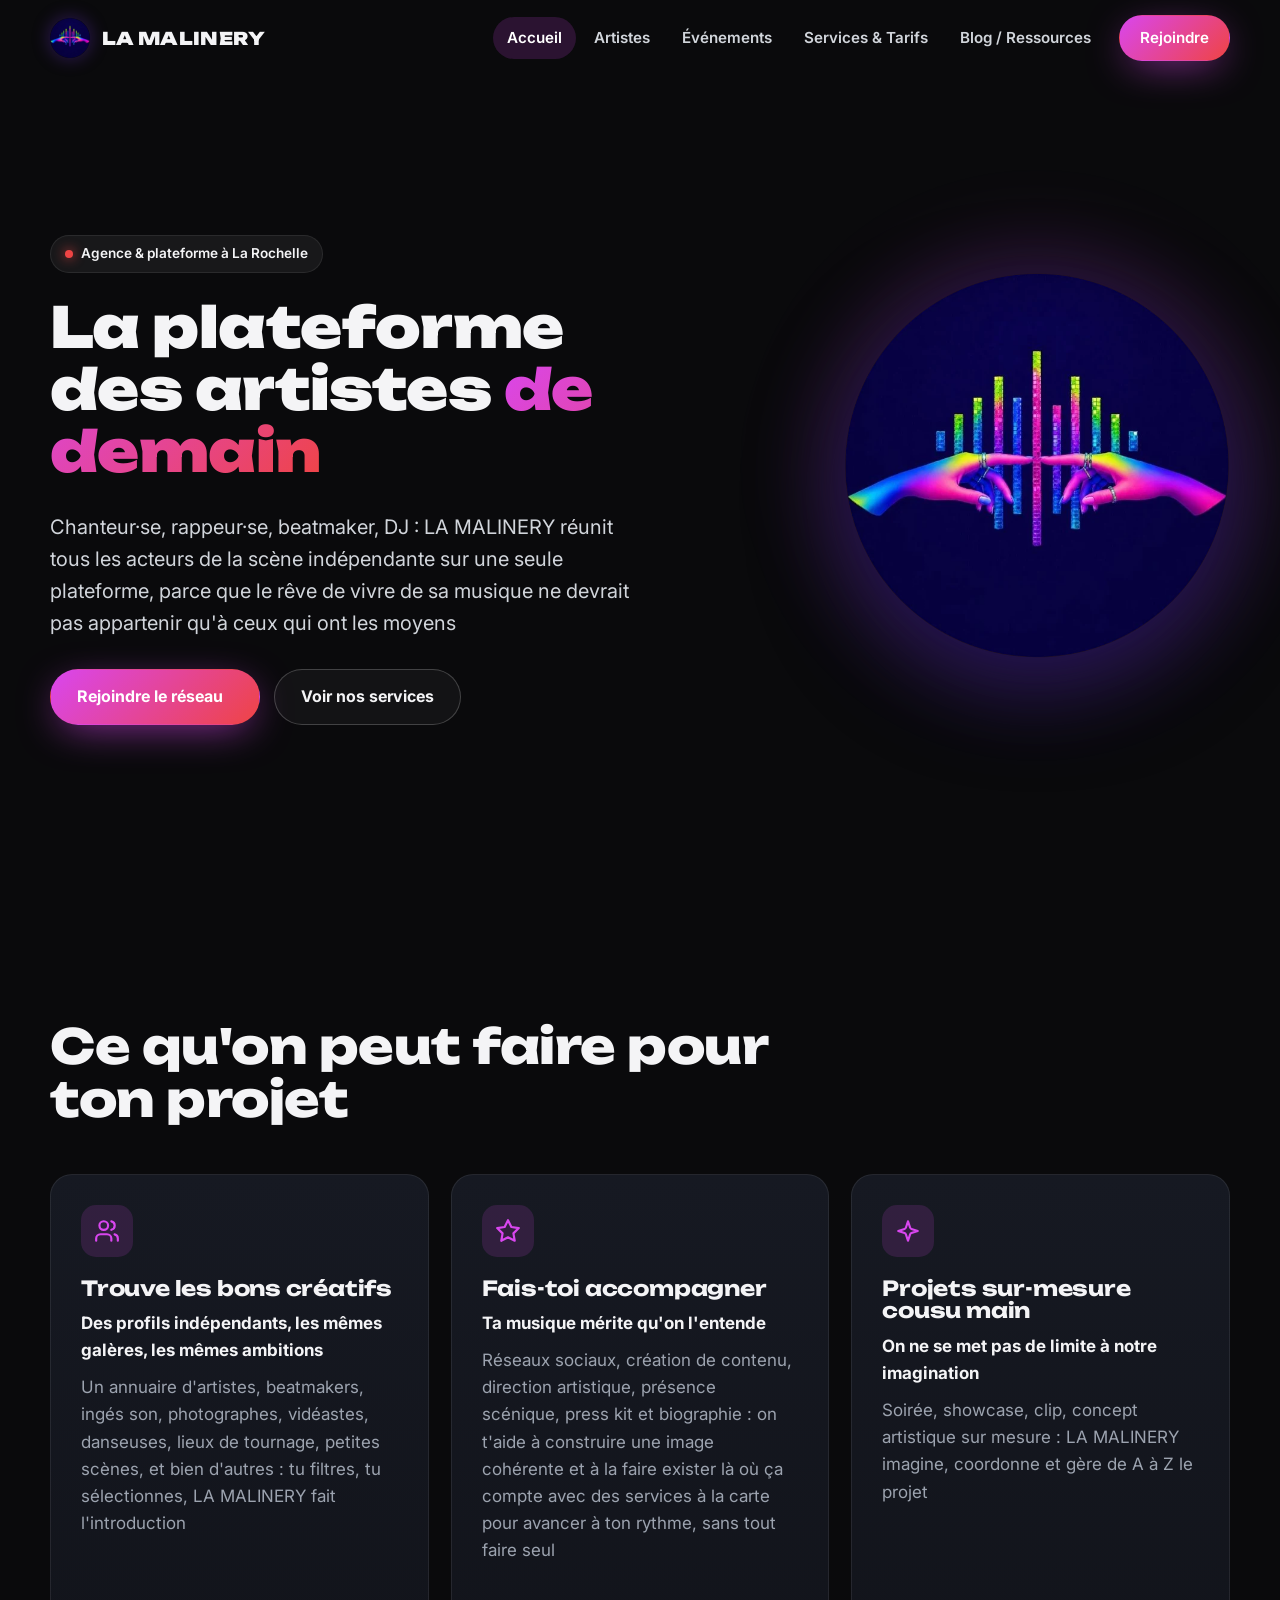
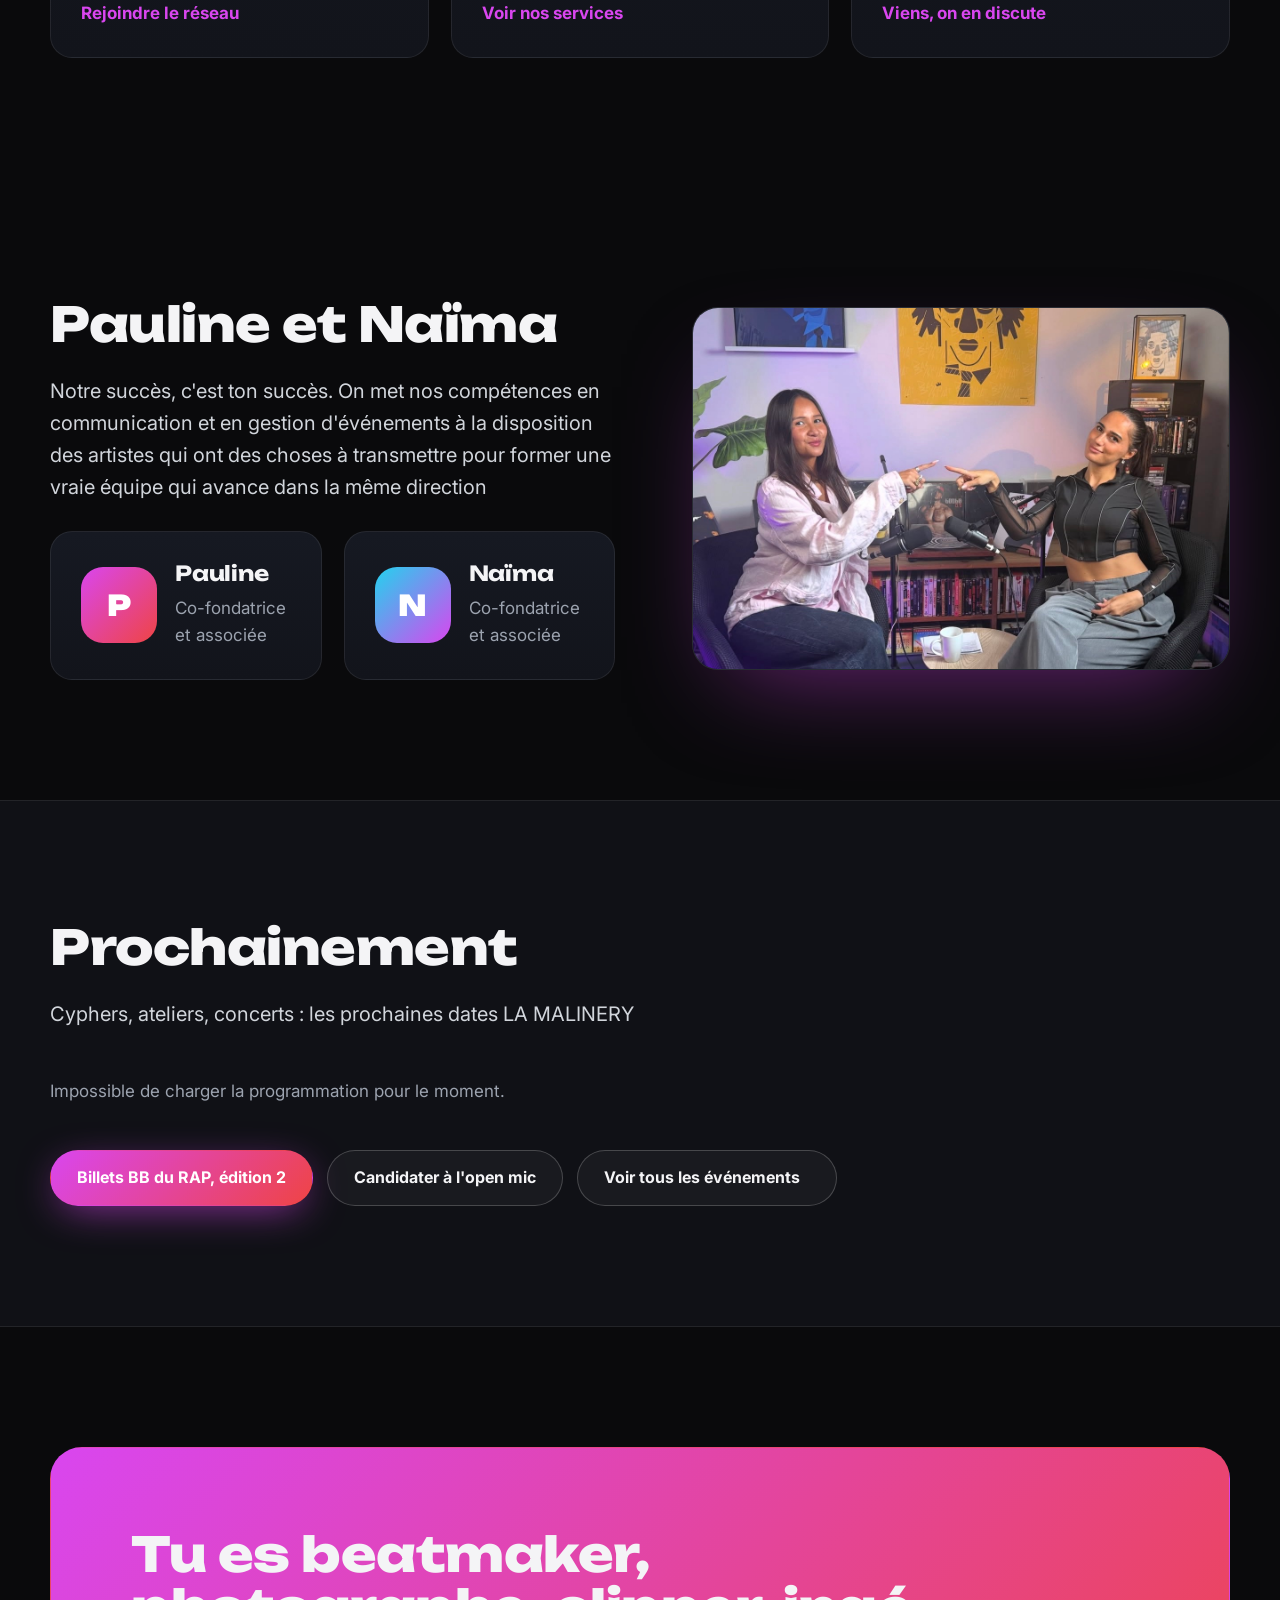
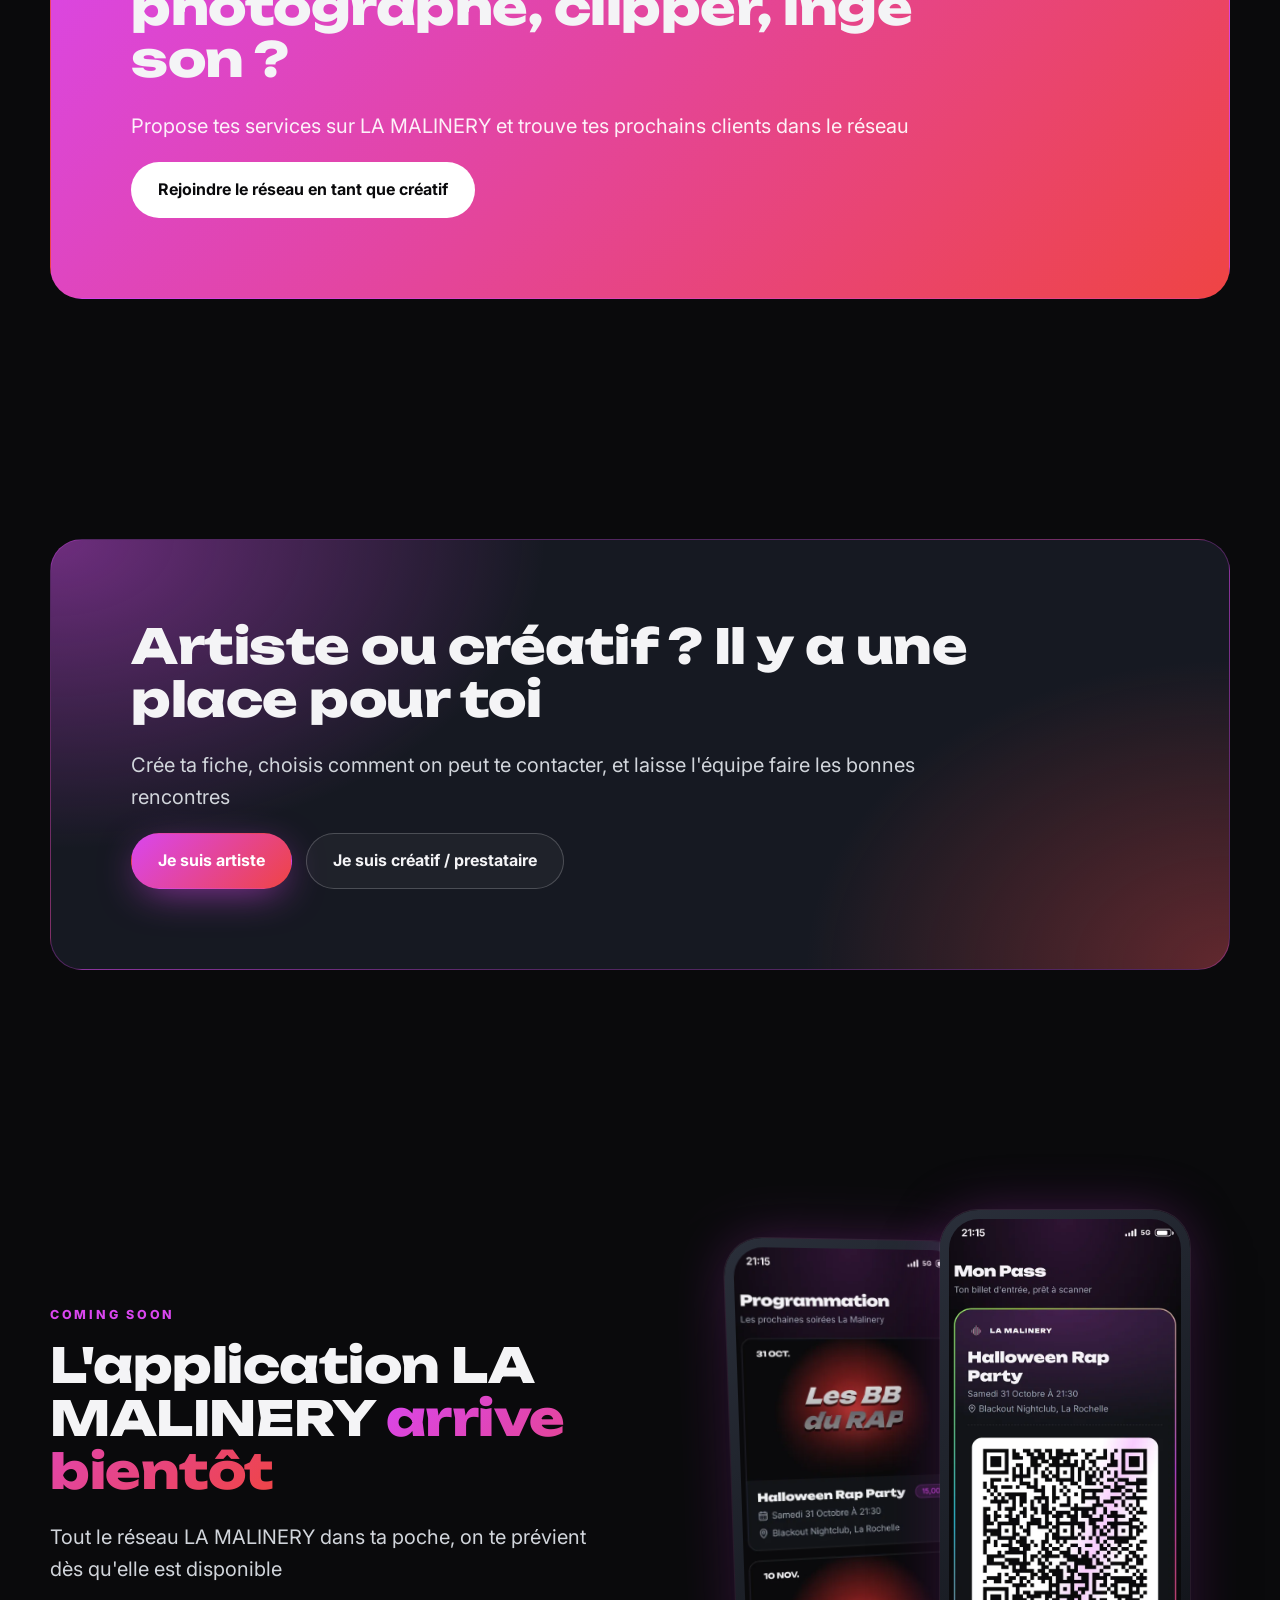
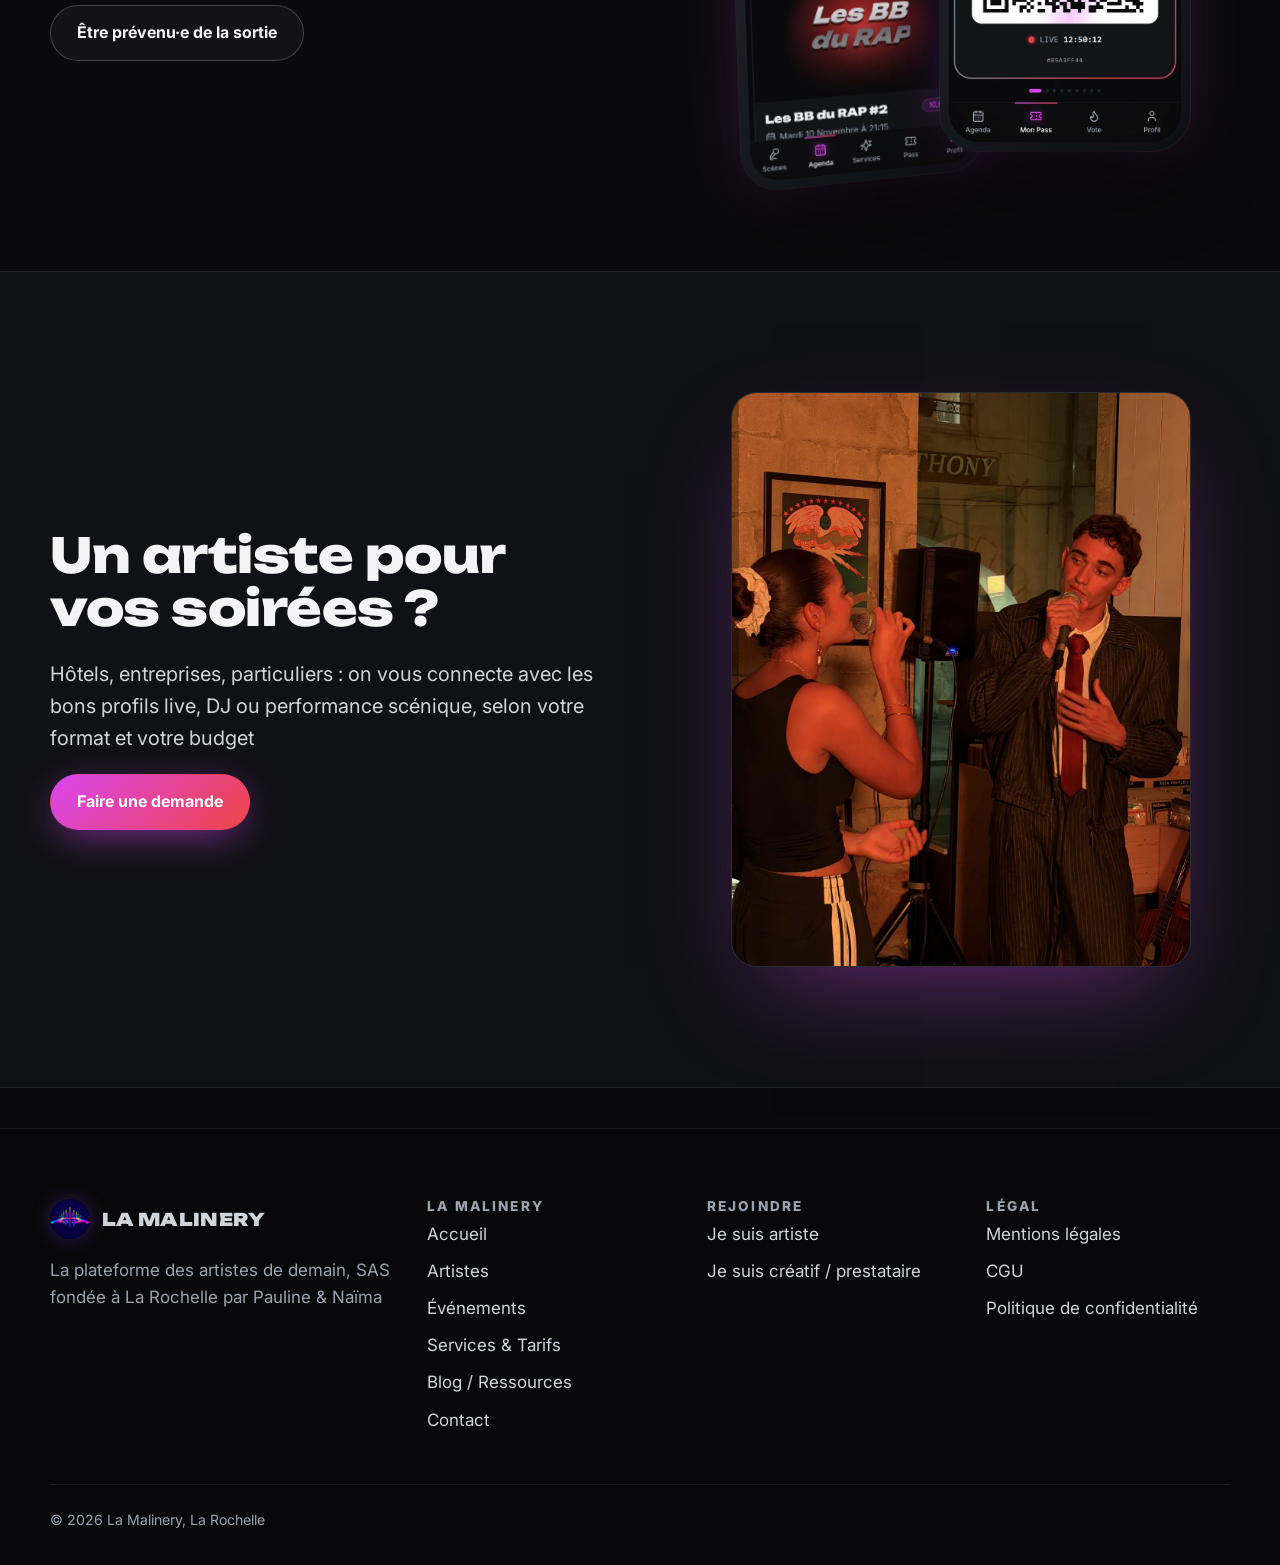
<file: index.html>
<!doctype html>
<html lang="fr">
<head>
  <meta charset="utf-8" />
  <meta name="viewport" content="width=device-width, initial-scale=1" />
  <title>La Malinery · La plateforme des artistes de demain</title>
  <meta name="description" content="Chanteur·se, rappeur·se, beatmaker, DJ : LA MALINERY réunit tous les acteurs de la scène indépendante sur une seule plateforme. Agence et plateforme à La Rochelle." />
  <meta name="theme-color" content="#0a0a0c" />
  <link rel="canonical" href="https://lamalinery.com/" />
  <meta property="og:type" content="website" />
  <meta property="og:locale" content="fr_FR" />
  <meta property="og:site_name" content="La Malinery" />
  <meta property="og:title" content="La Malinery · La plateforme des artistes de demain" />
  <meta property="og:description" content="Chanteur·se, rappeur·se, beatmaker, DJ : LA MALINERY réunit tous les acteurs de la scène indépendante sur une seule plateforme. Agence et plateforme à La Rochelle." />
  <meta property="og:image" content="https://lamalinery.com/assets/img/og-image.jpg" />
  <link rel="icon" href="/assets/img/logo-96.png" type="image/png" />
  <link rel="apple-touch-icon" href="/favicon.png" />
  <link rel="preconnect" href="https://fonts.googleapis.com" />
  <link rel="preconnect" href="https://fonts.gstatic.com" crossorigin />
  <link href="https://fonts.googleapis.com/css2?family=Inter:wght@400;500;600;700;800&family=Unbounded:wght@700;800;900&display=swap" rel="stylesheet" />
  <link rel="stylesheet" href="/assets/css/style.css?v=70402fb7" />
  <style>
    @media (min-width: 961px) { .hero__logo { width: min(30vw, 400px); } }
  </style>
</head>
<body>

<a class="skip" href="#contenu">Aller au contenu</a>
<header class="header">
  <div class="wrap header__inner">
    <a class="brand" href="/" aria-label="La Malinery, accueil"><img src="/assets/img/logo-96.png" alt="" width="40" height="40" />LA MALINERY</a>
    <button class="burger" aria-label="Menu" aria-expanded="false" aria-controls="nav"><span></span><span></span><span></span></button>
    <nav class="nav" id="nav" aria-label="Navigation principale">
      <a href="/" aria-current="page">Accueil</a>
      <a href="/artistes.html">Artistes</a>
      <a href="/evenements.html">Événements</a>
      <a href="/tarifs.html">Services &amp; Tarifs</a>
      <a href="/blog.html">Blog / Ressources</a>
      <a class="btn btn--primary" href="/contact.html?sujet=rejoindre">Rejoindre</a>
    </nav>
  </div>
</header>
<main id="contenu" data-page="index" data-version="0">
<section class="hero">
  <div class="hero__logo" aria-hidden="true"><img src="/assets/img/logo.webp" alt="" width="640" height="640" /></div>
  <div class="wrap">
    <div class="hero__badges reveal"><span class="pill"><span class="dot"></span>Agence &amp; plateforme à La Rochelle</span></div>
    <h1 class="reveal">La plateforme des artistes <span class="grad-text">de demain</span></h1>
    <p class="lead reveal">Chanteur·se, rappeur·se, beatmaker, DJ : LA MALINERY réunit tous les acteurs de la scène indépendante sur une seule plateforme, parce que le rêve de vivre de sa musique ne devrait pas appartenir qu'à ceux qui ont les moyens</p>
    <div class="btn-row reveal"><a class="btn btn--primary" href="/contact.html?sujet=rejoindre">Rejoindre le réseau <svg viewBox="0 0 24 24" fill="none" stroke="currentColor" stroke-width="2" stroke-linecap="round" stroke-linejoin="round" aria-hidden="true"><path d="M5 12h14M12 5l7 7-7 7"/></svg></a><a class="btn btn--ghost" href="/tarifs.html">Voir nos services</a></div>
  </div>
</section>

<section class="section"><div class="wrap"><div class="section-head reveal"><h2>Ce qu'on peut faire pour ton projet</h2></div><div class="grid grid--3"><a class="card card--link reveal" href="/contact.html?sujet=rejoindre"><div class="card__icon"><svg viewBox="0 0 24 24" fill="none" stroke="currentColor" stroke-width="2" stroke-linecap="round" stroke-linejoin="round" aria-hidden="true"><path d="M16 21v-2a4 4 0 0 0-4-4H6a4 4 0 0 0-4 4v2"/><circle cx="9" cy="7" r="4"/><path d="M22 21v-2a4 4 0 0 0-3-3.9M16 3.1a4 4 0 0 1 0 7.8"/></svg></div><h3>Trouve les bons créatifs</h3><p class="card__sub">Des profils indépendants, les mêmes galères, les mêmes ambitions</p><p class="muted">Un annuaire d'artistes, beatmakers, ingés son, photographes, vidéastes, danseuses, lieux de tournage, petites scènes, et bien d'autres : tu filtres, tu sélectionnes, LA MALINERY fait l'introduction</p><span class="more">Rejoindre le réseau</span></a><a class="card card--link reveal" href="/tarifs.html"><div class="card__icon"><svg viewBox="0 0 24 24" fill="none" stroke="currentColor" stroke-width="2" stroke-linecap="round" stroke-linejoin="round" aria-hidden="true"><path d="m12 2 3.1 6.3 6.9 1-5 4.9 1.2 6.8L12 17.8 5.8 21l1.2-6.8-5-4.9 6.9-1Z"/></svg></div><h3>Fais-toi accompagner</h3><p class="card__sub">Ta musique mérite qu'on l'entende</p><p class="muted">Réseaux sociaux, création de contenu, direction artistique, présence scénique, press kit et biographie : on t'aide à construire une image cohérente et à la faire exister là où ça compte avec des services à la carte pour avancer à ton rythme, sans tout faire seul</p><span class="more">Voir nos services</span></a><a class="card card--link reveal" href="/contact.html"><div class="card__icon"><svg viewBox="0 0 24 24" fill="none" stroke="currentColor" stroke-width="2" stroke-linecap="round" stroke-linejoin="round" aria-hidden="true"><path d="m12 3-1.9 5.8a2 2 0 0 1-1.3 1.3L3 12l5.8 1.9a2 2 0 0 1 1.3 1.3L12 21l1.9-5.8a2 2 0 0 1 1.3-1.3L21 12l-5.8-1.9a2 2 0 0 1-1.3-1.3Z"/></svg></div><h3>Projets sur-mesure cousu main</h3><p class="card__sub">On ne se met pas de limite à notre imagination</p><p class="muted">Soirée, showcase, clip, concept artistique sur mesure : LA MALINERY imagine, coordonne et gère de A à Z le projet</p><span class="more">Viens, on en discute</span></a></div></div></section>

<section class="section"><div class="wrap split"><div><h2 class="reveal">Pauline et Naïma</h2><p class="lead reveal">Notre succès, c'est ton succès. On met nos compétences en communication et en gestion d'événements à la disposition des artistes qui ont des choses à transmettre pour former une vraie équipe qui avance dans la même direction</p><div class="duo" style="margin-top:28px"><div class="card person reveal"><div class="avatar">P</div><div><h3>Pauline</h3><p class="muted">Co-fondatrice et associée</p></div></div><div class="card person reveal"><div class="avatar avatar--alt">N</div><div><h3>Naïma</h3><p class="muted">Co-fondatrice et associée</p></div></div></div></div><figure class="photo reveal"><img src="/assets/img/photos/pauline-naima-podcast.jpg?v=2" alt="Pauline et Naïma, co-fondatrices de La Malinery" loading="lazy" width="1206" height="812" /></figure></div></section>

<section class="section section--alt"><div class="wrap"><div class="section-head reveal"><h2>Prochainement</h2><p class="lead">Cyphers, ateliers, concerts : les prochaines dates LA MALINERY</p></div><div class="events" data-events="3" data-sans-lien></div><div class="btn-row" style="margin-top:28px"><a class="btn btn--primary" href="/billetterie.html">Billets BB du RAP, édition 2</a><a class="btn btn--ghost" href="https://malinery.pragmatt.com/candidature/534484e1-a5c2-4c0f-8dcd-4580e2b5f0ce" rel="noopener">Candidater à l'open mic</a><a class="btn btn--ghost" href="/evenements.html">Voir tous les événements <svg viewBox="0 0 24 24" fill="none" stroke="currentColor" stroke-width="2" stroke-linecap="round" stroke-linejoin="round" aria-hidden="true"><path d="M5 12h14M12 5l7 7-7 7"/></svg></a></div></div></section>

<section class="section"><div class="wrap"><div class="cta cta--band reveal"><h2>Tu es beatmaker, photographe, clipper, ingé son ?</h2><p class="lead">Propose tes services sur LA MALINERY et trouve tes prochains clients dans le réseau</p><div class="btn-row"><a class="btn btn--light" href="/contact.html?sujet=rejoindre&amp;profil=creatif">Rejoindre le réseau en tant que créatif</a></div></div></div></section>

<section class="section"><div class="wrap"><div class="cta reveal"><h2>Artiste ou créatif ? Il y a une place pour toi</h2><p class="lead">Crée ta fiche, choisis comment on peut te contacter, et laisse l'équipe faire les bonnes rencontres</p><div class="btn-row"><a class="btn btn--primary" href="/contact.html?sujet=rejoindre&amp;profil=artiste">Je suis artiste</a><a class="btn btn--ghost" href="/contact.html?sujet=rejoindre&amp;profil=creatif">Je suis créatif / prestataire</a></div></div></div></section>

<section class="section"><div class="wrap split"><div><span class="kicker reveal">Coming soon</span><h2 class="reveal">L'application LA MALINERY <span class="grad-text">arrive bientôt</span></h2><p class="lead reveal">Tout le réseau LA MALINERY dans ta poche, on te prévient dès qu'elle est disponible</p><div class="btn-row reveal"><a class="btn btn--ghost" href="/contact.html?sujet=question">Être prévenu·e de la sortie</a></div></div><div class="phones reveal"><div class="phone phone--tilt-l"><img src="/assets/img/m-programmation.webp" alt="Aperçu de l'application LA MALINERY" loading="lazy" /></div><div class="phone"><img src="/assets/img/m-pass.webp" alt="Aperçu de l'application LA MALINERY" loading="lazy" /></div></div></div></section>

<section class="section section--alt"><div class="wrap split"><div><h2 class="reveal">Un artiste pour vos soirées ?</h2><p class="lead reveal">Hôtels, entreprises, particuliers : on vous connecte avec les bons profils live, DJ ou performance scénique, selon votre format et votre budget</p><div class="btn-row reveal"><a class="btn btn--primary" href="/contact.html?sujet=devis">Faire une demande</a></div></div><figure class="photo photo--portrait reveal"><img src="/assets/img/photos/after-work-musical.webp" alt="Deux artistes au micro lors d'un after work musical" loading="lazy" width="1200" height="2133" /></figure></div></section>
</main>

<footer class="footer">
  <div class="wrap">
    <div class="footer__grid">
      <div>
        <a class="brand" href="/"><img src="/assets/img/logo-96.png" alt="" width="40" height="40" />LA MALINERY</a>
        <p class="muted" style="margin-top:18px;max-width:34ch" data-pied>La plateforme des artistes de demain, SAS fondée à La Rochelle par Pauline &amp; Naïma</p>
      </div>
      <div>
        <h4>La Malinery</h4>
        <ul>
          <li><a href="/">Accueil</a></li>
          <li><a href="/artistes.html">Artistes</a></li>
          <li><a href="/evenements.html">Événements</a></li>
          <li><a href="/tarifs.html">Services &amp; Tarifs</a></li>
          <li><a href="/blog.html">Blog / Ressources</a></li>
          <li><a href="/contact.html">Contact</a></li>
        </ul>
      </div>
      <div>
        <h4>Rejoindre</h4>
        <ul>
          <li><a href="/contact.html?sujet=rejoindre&amp;profil=artiste">Je suis artiste</a></li>
          <li><a href="/contact.html?sujet=rejoindre&amp;profil=creatif">Je suis créatif / prestataire</a></li>
        </ul>
      </div>
      <div>
        <h4>Légal</h4>
        <ul>
          <li><a href="/mentions-legales.html">Mentions légales</a></li>
          <li><a href="/cgu.html">CGU</a></li>
          <li><a href="/confidentialite.html">Politique de confidentialité</a></li>
        </ul>
      </div>
    </div>
    <div class="footer__bottom">
      <span>© <span data-year>2026</span> La Malinery, La Rochelle</span>
    </div>
  </div>
</footer>
<script>window.MALINERY = {"base":"https://eqeaxpjyxflxysthggng.supabase.co","cle":"eyJhbGciOiJIUzI1NiIsInR5cCI6IkpXVCJ9.eyJpc3MiOiJzdXBhYmFzZSIsInJlZiI6ImVxZWF4cGp5eGZseHlzdGhnZ25nIiwicm9sZSI6ImFub24iLCJpYXQiOjE3OTMxMjc2OTMsImV4cCI6MjEwODcwMzY5M30.zZ5yZODOLVkq4Ppq7OYs-X2wbZlOANYhPqPIevu6ylg","app":"https://malinery.pragmatt.com"};</script>
<script src="/assets/js/blocs.js?v=3dc99b87" defer></script>
<script src="/assets/js/main.js?v=texte1" defer></script>
</body>
</html>
</file>
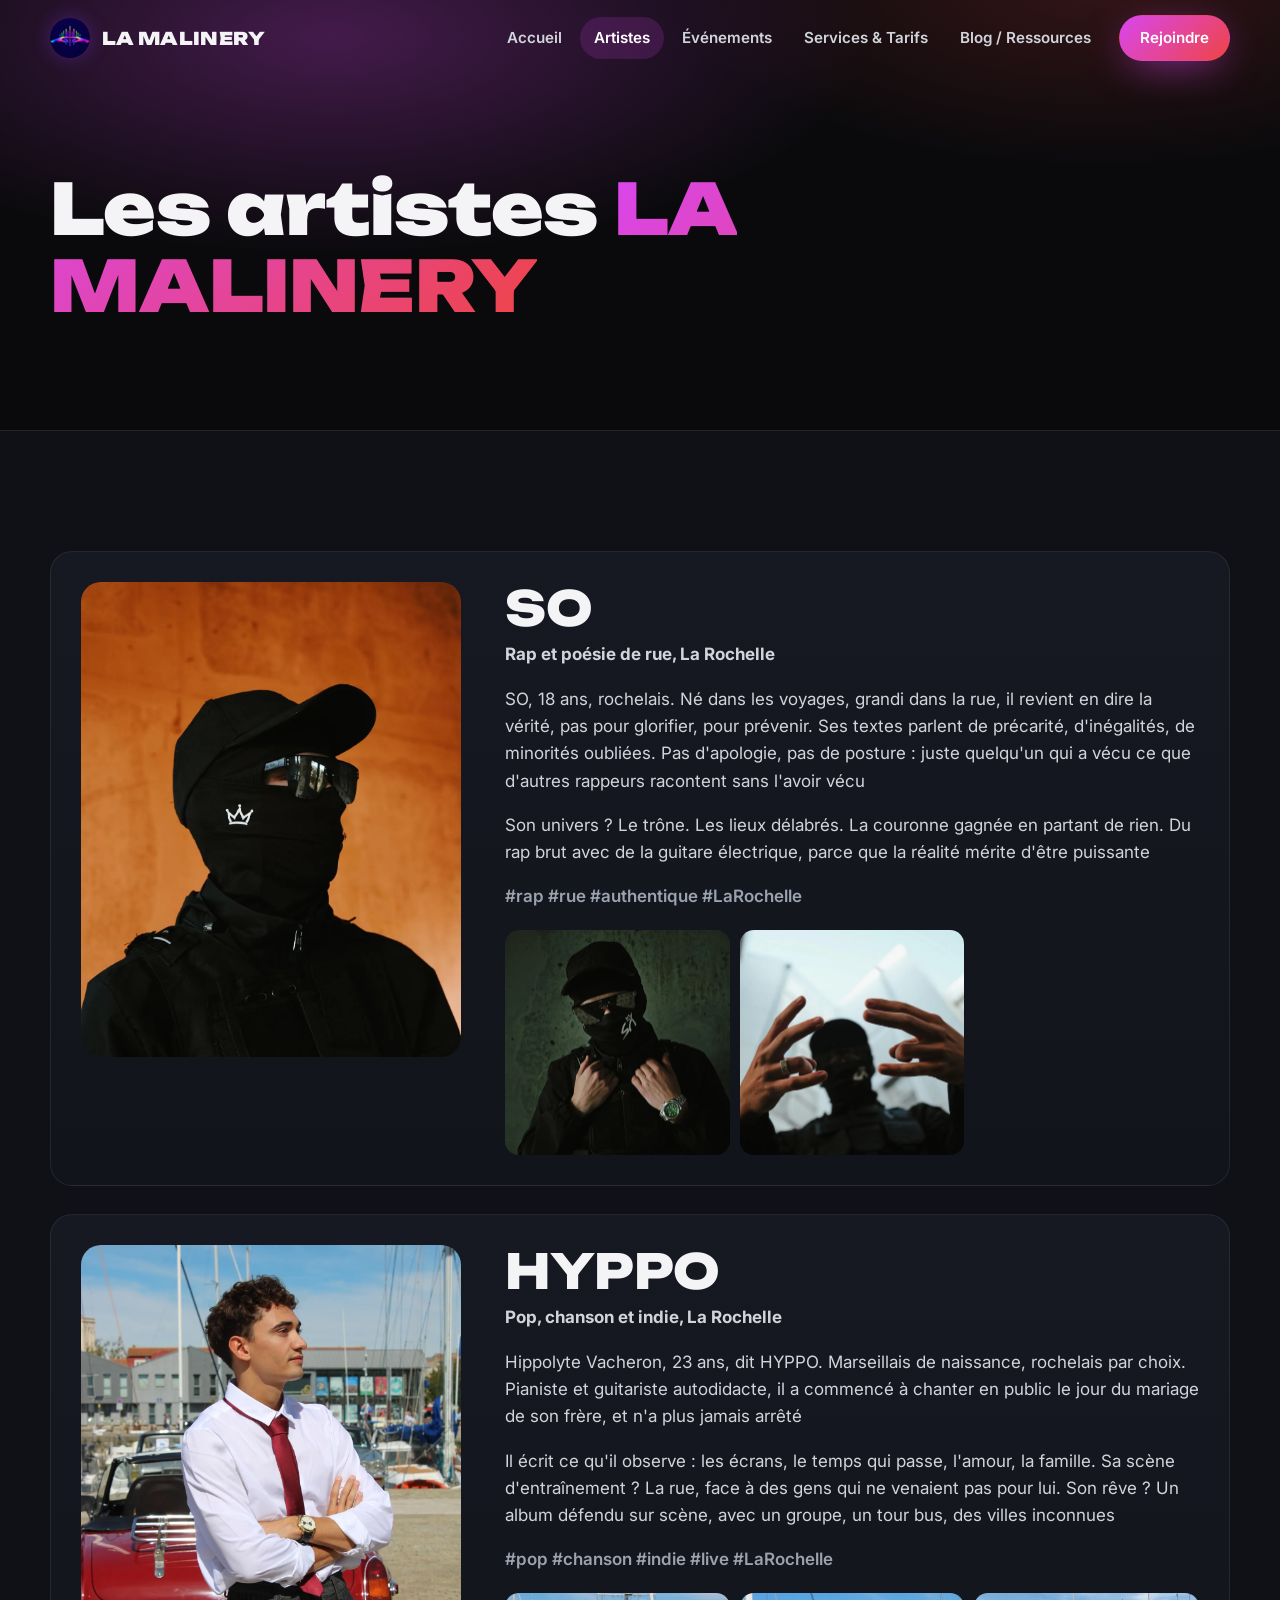
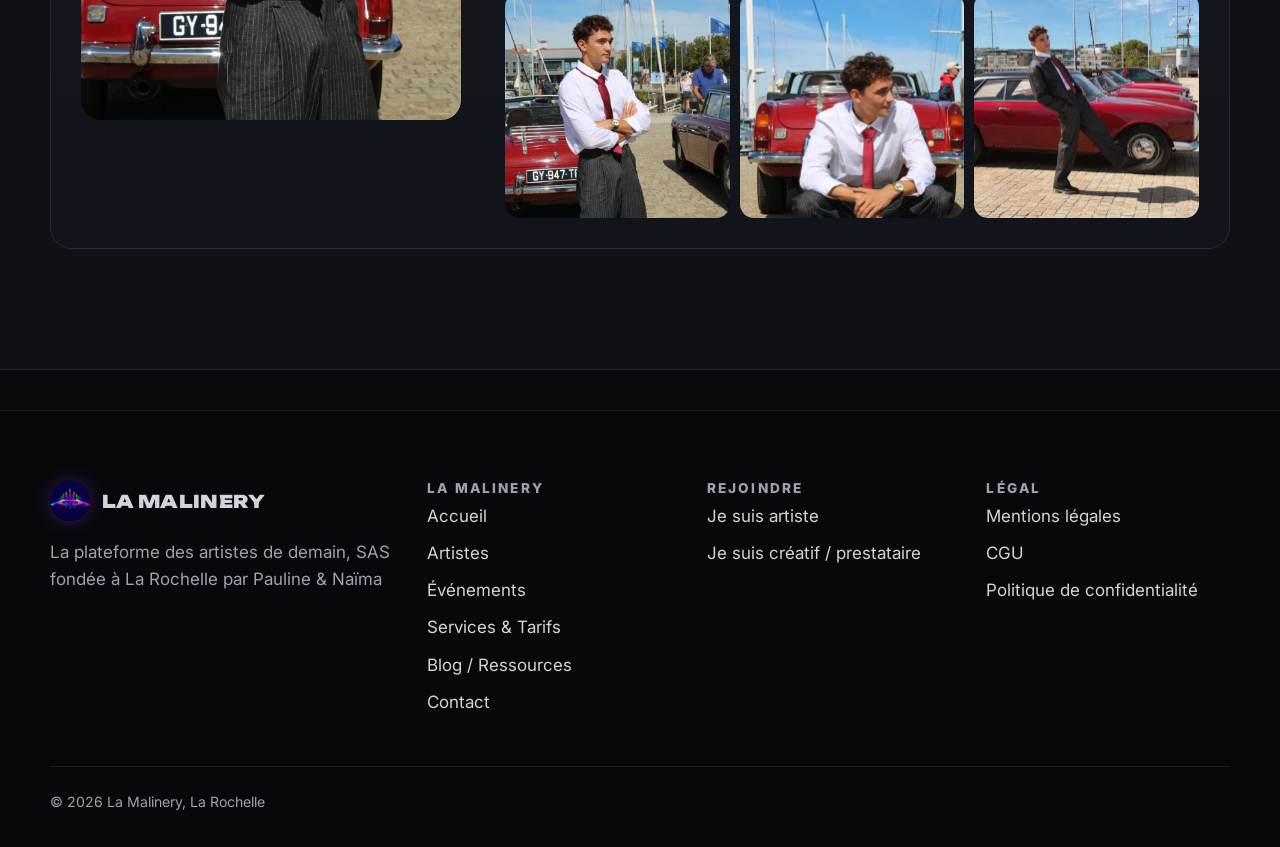
<file: artistes.html>
<!doctype html>
<html lang="fr">
<head>
  <meta charset="utf-8" />
  <meta name="viewport" content="width=device-width, initial-scale=1" />
  <title>Les artistes · La Malinery</title>
  <meta name="description" content="Les artistes accompagnés par LA MALINERY à La Rochelle : SO, rap et poésie de rue, et HYPPO, pop, chanson et indie." />
  <meta name="theme-color" content="#0a0a0c" />
  <link rel="canonical" href="https://lamalinery.com/artistes.html" />
  <meta property="og:type" content="website" />
  <meta property="og:locale" content="fr_FR" />
  <meta property="og:site_name" content="La Malinery" />
  <meta property="og:title" content="Les artistes · La Malinery" />
  <meta property="og:description" content="Les artistes accompagnés par LA MALINERY à La Rochelle : SO, rap et poésie de rue, et HYPPO, pop, chanson et indie." />
  <meta property="og:image" content="https://lamalinery.com/assets/img/og-image.jpg" />
  <link rel="icon" href="/assets/img/logo-96.png" type="image/png" />
  <link rel="apple-touch-icon" href="/favicon.png" />
  <link rel="preconnect" href="https://fonts.googleapis.com" />
  <link rel="preconnect" href="https://fonts.gstatic.com" crossorigin />
  <link href="https://fonts.googleapis.com/css2?family=Inter:wght@400;500;600;700;800&family=Unbounded:wght@700;800;900&display=swap" rel="stylesheet" />
  <link rel="stylesheet" href="/assets/css/style.css?v=70402fb7" />
</head>
<body>

<a class="skip" href="#contenu">Aller au contenu</a>
<header class="header">
  <div class="wrap header__inner">
    <a class="brand" href="/" aria-label="La Malinery, accueil"><img src="/assets/img/logo-96.png" alt="" width="40" height="40" />LA MALINERY</a>
    <button class="burger" aria-label="Menu" aria-expanded="false" aria-controls="nav"><span></span><span></span><span></span></button>
    <nav class="nav" id="nav" aria-label="Navigation principale">
      <a href="/">Accueil</a>
      <a href="/artistes.html" aria-current="page">Artistes</a>
      <a href="/evenements.html">Événements</a>
      <a href="/tarifs.html">Services &amp; Tarifs</a>
      <a href="/blog.html">Blog / Ressources</a>
      <a class="btn btn--primary" href="/contact.html?sujet=rejoindre">Rejoindre</a>
    </nav>
  </div>
</header>
<main id="contenu" data-page="artistes" data-version="0">
<section class="page-hero"><div class="wrap"><h1 class="reveal">Les artistes <span class="grad-text">LA MALINERY</span></h1></div></section>

<section class="section section--alt"><div class="wrap artists"><article class="card artist reveal" id="so">
      <div class="artist__media"><img src="/assets/img/artistes/so-1.webp" alt="SO, artiste La Malinery" loading="lazy" /></div>
      <div class="artist__body">
        <h2>SO</h2>
        <p class="artist__meta">Rap et poésie de rue, La Rochelle</p>
        <p>SO, 18 ans, rochelais. Né dans les voyages, grandi dans la rue, il revient en dire la vérité, pas pour glorifier, pour prévenir. Ses textes parlent de précarité, d'inégalités, de minorités oubliées. Pas d'apologie, pas de posture : juste quelqu'un qui a vécu ce que d'autres rappeurs racontent sans l'avoir vécu</p><p>Son univers ? Le trône. Les lieux délabrés. La couronne gagnée en partant de rien. Du rap brut avec de la guitare électrique, parce que la réalité mérite d'être puissante</p>
        <p class="artist__tags">#rap #rue #authentique #LaRochelle</p><div class="artist__gallery"><img src="/assets/img/artistes/so-2.webp" alt="SO" loading="lazy" /><img src="/assets/img/artistes/so-4.webp" alt="SO" loading="lazy" /></div>
      </div>
    </article><article class="card artist reveal" id="hyppo">
      <div class="artist__media"><img src="/assets/img/artistes/hyppo-1.webp" alt="HYPPO, artiste La Malinery" loading="lazy" /></div>
      <div class="artist__body">
        <h2>HYPPO</h2>
        <p class="artist__meta">Pop, chanson et indie, La Rochelle</p>
        <p>Hippolyte Vacheron, 23 ans, dit HYPPO. Marseillais de naissance, rochelais par choix. Pianiste et guitariste autodidacte, il a commencé à chanter en public le jour du mariage de son frère, et n'a plus jamais arrêté</p><p>Il écrit ce qu'il observe : les écrans, le temps qui passe, l'amour, la famille. Sa scène d'entraînement ? La rue, face à des gens qui ne venaient pas pour lui. Son rêve ? Un album défendu sur scène, avec un groupe, un tour bus, des villes inconnues</p>
        <p class="artist__tags">#pop #chanson #indie #live #LaRochelle</p><div class="artist__gallery"><img src="/assets/img/artistes/hyppo-2.webp" alt="HYPPO" loading="lazy" /><img src="/assets/img/artistes/hyppo-3.webp" alt="HYPPO" loading="lazy" /><img src="/assets/img/artistes/hyppo-4.webp" alt="HYPPO" loading="lazy" /></div>
      </div>
    </article></div></section>
</main>

<footer class="footer">
  <div class="wrap">
    <div class="footer__grid">
      <div>
        <a class="brand" href="/"><img src="/assets/img/logo-96.png" alt="" width="40" height="40" />LA MALINERY</a>
        <p class="muted" style="margin-top:18px;max-width:34ch" data-pied>La plateforme des artistes de demain, SAS fondée à La Rochelle par Pauline &amp; Naïma</p>
      </div>
      <div>
        <h4>La Malinery</h4>
        <ul>
          <li><a href="/">Accueil</a></li>
          <li><a href="/artistes.html">Artistes</a></li>
          <li><a href="/evenements.html">Événements</a></li>
          <li><a href="/tarifs.html">Services &amp; Tarifs</a></li>
          <li><a href="/blog.html">Blog / Ressources</a></li>
          <li><a href="/contact.html">Contact</a></li>
        </ul>
      </div>
      <div>
        <h4>Rejoindre</h4>
        <ul>
          <li><a href="/contact.html?sujet=rejoindre&amp;profil=artiste">Je suis artiste</a></li>
          <li><a href="/contact.html?sujet=rejoindre&amp;profil=creatif">Je suis créatif / prestataire</a></li>
        </ul>
      </div>
      <div>
        <h4>Légal</h4>
        <ul>
          <li><a href="/mentions-legales.html">Mentions légales</a></li>
          <li><a href="/cgu.html">CGU</a></li>
          <li><a href="/confidentialite.html">Politique de confidentialité</a></li>
        </ul>
      </div>
    </div>
    <div class="footer__bottom">
      <span>© <span data-year>2026</span> La Malinery, La Rochelle</span>
    </div>
  </div>
</footer>
<script>window.MALINERY = {"base":"https://eqeaxpjyxflxysthggng.supabase.co","cle":"eyJhbGciOiJIUzI1NiIsInR5cCI6IkpXVCJ9.eyJpc3MiOiJzdXBhYmFzZSIsInJlZiI6ImVxZWF4cGp5eGZseHlzdGhnZ25nIiwicm9sZSI6ImFub24iLCJpYXQiOjE3OTMxMjc2OTMsImV4cCI6MjEwODcwMzY5M30.zZ5yZODOLVkq4Ppq7OYs-X2wbZlOANYhPqPIevu6ylg","app":"https://malinery.pragmatt.com"};</script>
<script src="/assets/js/blocs.js?v=3dc99b87" defer></script>
<script src="/assets/js/main.js?v=texte1" defer></script>
</body>
</html>
</file>
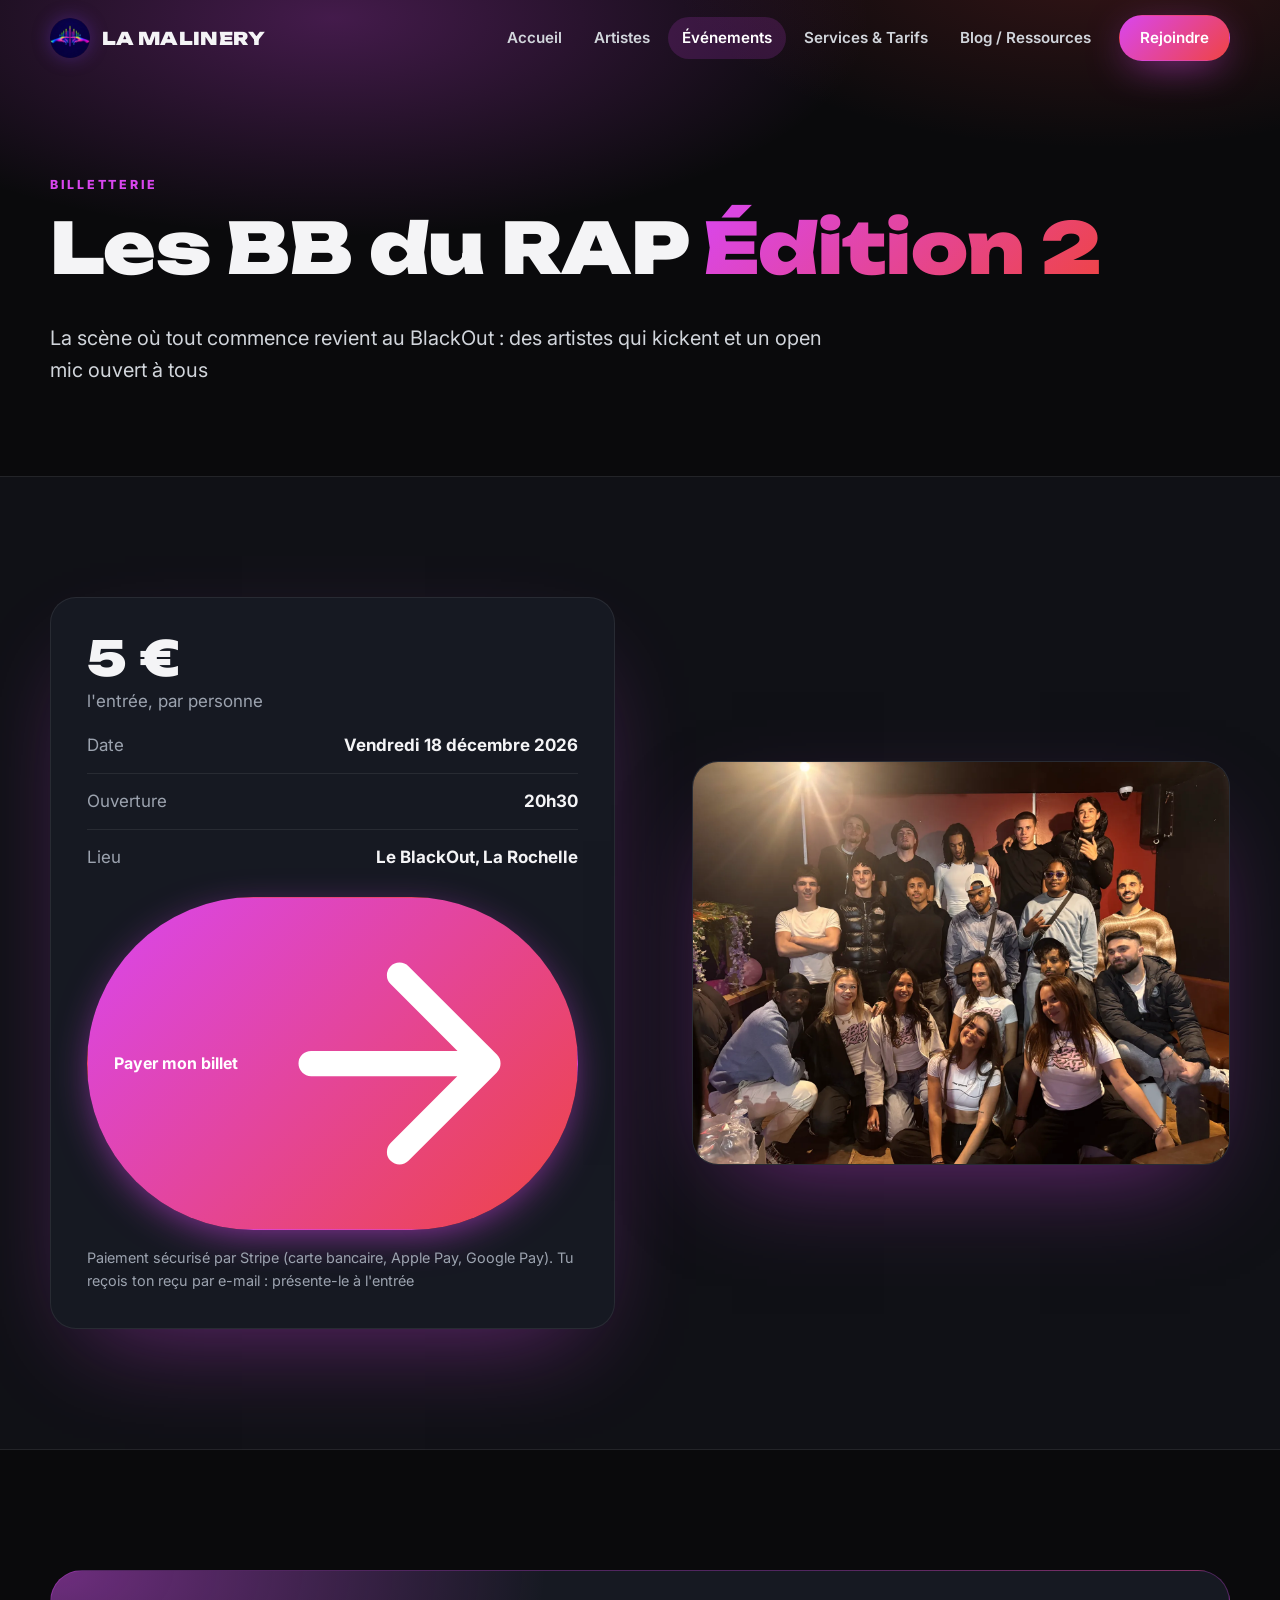
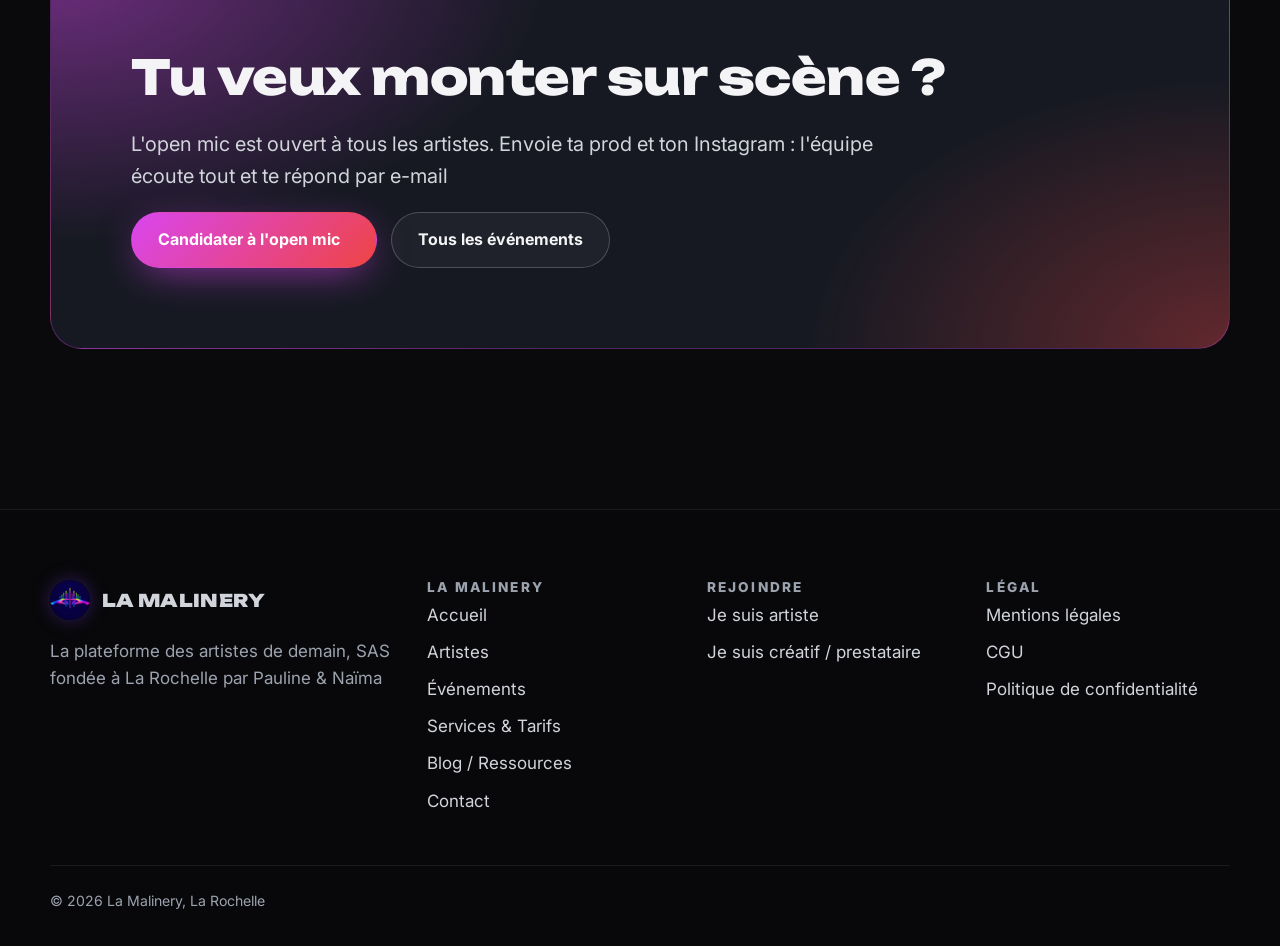
<file: billetterie.html>
<!doctype html>
<html lang="fr">
<head>
  <meta charset="utf-8" />
  <meta name="viewport" content="width=device-width, initial-scale=1" />
  <title>Billetterie · Les BB du RAP Édition 2 · La Malinery</title>
  <meta name="description" content="Achète ton billet pour Les BB du RAP Édition 2, vendredi 18 décembre 2026 au BlackOut, à La Rochelle : open mic et artistes. 5 €, paiement sécurisé par Stripe." />
  <meta name="theme-color" content="#0a0a0c" />
  <link rel="canonical" href="https://lamalinery.com/billetterie.html" />
  <meta property="og:type" content="website" />
  <meta property="og:locale" content="fr_FR" />
  <meta property="og:site_name" content="La Malinery" />
  <meta property="og:title" content="Billetterie · Les BB du RAP Édition 2 · La Malinery" />
  <meta property="og:description" content="Achète ton billet pour Les BB du RAP Édition 2, vendredi 18 décembre 2026 au BlackOut, à La Rochelle : open mic et artistes. 5 €, paiement sécurisé par Stripe." />
  <meta property="og:image" content="https://lamalinery.com/assets/img/og-image.jpg" />
  <link rel="icon" href="/assets/img/logo-96.png" type="image/png" />
  <link rel="apple-touch-icon" href="/favicon.png" />
  <link rel="preconnect" href="https://fonts.googleapis.com" />
  <link rel="preconnect" href="https://fonts.gstatic.com" crossorigin />
  <link href="https://fonts.googleapis.com/css2?family=Inter:wght@400;500;600;700;800&family=Unbounded:wght@700;800;900&display=swap" rel="stylesheet" />
  <link rel="stylesheet" href="/assets/css/style.css?v=70402fb7" />
</head>
<body>

<a class="skip" href="#contenu">Aller au contenu</a>
<header class="header">
  <div class="wrap header__inner">
    <a class="brand" href="/" aria-label="La Malinery, accueil"><img src="/assets/img/logo-96.png" alt="" width="40" height="40" />LA MALINERY</a>
    <button class="burger" aria-label="Menu" aria-expanded="false" aria-controls="nav"><span></span><span></span><span></span></button>
    <nav class="nav" id="nav" aria-label="Navigation principale">
      <a href="/">Accueil</a>
      <a href="/artistes.html">Artistes</a>
      <a href="/evenements.html" aria-current="page">Événements</a>
      <a href="/tarifs.html">Services &amp; Tarifs</a>
      <a href="/blog.html">Blog / Ressources</a>
      <a class="btn btn--primary" href="/contact.html?sujet=rejoindre">Rejoindre</a>
    </nav>
  </div>
</header>
<main id="contenu" data-page="billetterie" data-version="0">
<style>
  .ticket { background: var(--card); border: 1px solid var(--line); border-radius: 26px; padding: clamp(24px, 4vw, 36px); box-shadow: 0 40px 100px -40px rgba(217, 70, 239, 0.45); }
  .ticket__rows { list-style: none; margin: 0 0 26px; padding: 0; display: grid; gap: 14px; }
  .ticket__rows li { display: flex; justify-content: space-between; gap: 16px; padding-bottom: 14px; border-bottom: 1px solid var(--line); }
  .ticket__rows li:last-child { border-bottom: 0; padding-bottom: 0; }
  .ticket__rows span { color: var(--muted); }
  .ticket__rows b { text-align: right; }
  .ticket__price { font-family: var(--display); font-size: clamp(2.2rem, 6vw, 3rem); font-weight: 900; line-height: 1; margin: 0 0 6px; }
  .ticket .btn { width: 100%; justify-content: center; }
  .ticket .btn[aria-disabled="true"] { opacity: 0.55; pointer-events: none; box-shadow: none; }
  .ticket__note { margin: 16px 0 0; font-size: 0.9rem; }
  .merci { display: none; margin-bottom: 28px; padding: 18px 22px; border-radius: 18px; background: rgba(34, 197, 94, 0.12); border: 1px solid rgba(34, 197, 94, 0.4); }
  .merci.is-on { display: block; }
  .merci p { margin: 0; }
</style>

<section class="page-hero"><div class="wrap"><span class="kicker reveal">Billetterie</span><h1 class="reveal">Les BB du RAP <span class="grad-text">Édition 2</span></h1><p class="lead reveal">La scène où tout commence revient au BlackOut : des artistes qui kickent et un open mic ouvert à tous</p></div></section>

<section class="section section--alt" id="billet"><div class="wrap split"><div>
  <div class="merci" id="merci" role="status"><p><strong>Merci, ton paiement est validé !</strong> Ton reçu Stripe arrive par e-mail : garde-le, il fait office de billet à l'entrée</p></div>
  <div class="ticket reveal">
    <p class="ticket__price">5 €</p>
    <p class="muted" style="margin-top:0">l'entrée, par personne</p>
    <ul class="ticket__rows">
      <li><span>Date</span><b>Vendredi 18 décembre 2026</b></li>
      <li><span>Ouverture</span><b>20h30</b></li>
      <li><span>Lieu</span><b>Le BlackOut, La Rochelle</b></li>
    </ul>
    <!-- Lien de paiement Stripe (Payment Link) : -->
    <a class="btn btn--primary" id="payer" href="https://buy.stripe.com/bJefZhdBL0FKd3H6KO7g400" rel="noopener">Payer mon billet <svg viewBox="0 0 24 24" fill="none" stroke="currentColor" stroke-width="2" stroke-linecap="round" stroke-linejoin="round" aria-hidden="true"><path d="M5 12h14M12 5l7 7-7 7"/></svg></a>
    <p class="ticket__note muted" id="payer-note">Paiement sécurisé par Stripe (carte bancaire, Apple Pay, Google Pay). Tu reçois ton reçu par e-mail : présente-le à l'entrée</p>
  </div>
</div><figure class="photo reveal"><img src="/assets/img/photos/bb-du-rap-groupe.webp" alt="Les artistes et l'équipe d'une soirée Les BB du RAP" loading="lazy" width="1600" height="1200" /></figure></div></section>

<section class="section"><div class="wrap"><div class="cta reveal"><h2>Tu veux monter sur scène ?</h2><p class="lead">L'open mic est ouvert à tous les artistes. Envoie ta prod et ton Instagram : l'équipe écoute tout et te répond par e-mail</p><div class="btn-row"><a class="btn btn--primary" href="https://malinery.pragmatt.com/candidature/534484e1-a5c2-4c0f-8dcd-4580e2b5f0ce" rel="noopener">Candidater à l'open mic <svg viewBox="0 0 24 24" fill="none" stroke="currentColor" stroke-width="2" stroke-linecap="round" stroke-linejoin="round" aria-hidden="true"><path d="M12 2a3 3 0 0 0-3 3v7a3 3 0 0 0 6 0V5a3 3 0 0 0-3-3z"/><path d="M19 10v2a7 7 0 0 1-14 0v-2M12 19v3"/></svg></a><a class="btn btn--ghost" href="/evenements.html">Tous les événements</a></div></div></div></section>

<script>
  (function () {
    var payer = document.getElementById("payer");
    if (!/^https:\/\/(buy|checkout)\.stripe\.com\//.test(payer.getAttribute("href"))) {
      payer.removeAttribute("href");
      payer.setAttribute("aria-disabled", "true");
      payer.firstChild.nodeValue = "Billetterie bientôt ouverte ";
      document.getElementById("payer-note").textContent = "Les billets seront en vente ici très bientôt.";
    }
    if (new URLSearchParams(location.search).has("merci")) document.getElementById("merci").classList.add("is-on");
  })();
</script>
</main>

<footer class="footer">
  <div class="wrap">
    <div class="footer__grid">
      <div>
        <a class="brand" href="/"><img src="/assets/img/logo-96.png" alt="" width="40" height="40" />LA MALINERY</a>
        <p class="muted" style="margin-top:18px;max-width:34ch" data-pied>La plateforme des artistes de demain, SAS fondée à La Rochelle par Pauline &amp; Naïma</p>
      </div>
      <div>
        <h4>La Malinery</h4>
        <ul>
          <li><a href="/">Accueil</a></li>
          <li><a href="/artistes.html">Artistes</a></li>
          <li><a href="/evenements.html">Événements</a></li>
          <li><a href="/tarifs.html">Services &amp; Tarifs</a></li>
          <li><a href="/blog.html">Blog / Ressources</a></li>
          <li><a href="/contact.html">Contact</a></li>
        </ul>
      </div>
      <div>
        <h4>Rejoindre</h4>
        <ul>
          <li><a href="/contact.html?sujet=rejoindre&amp;profil=artiste">Je suis artiste</a></li>
          <li><a href="/contact.html?sujet=rejoindre&amp;profil=creatif">Je suis créatif / prestataire</a></li>
        </ul>
      </div>
      <div>
        <h4>Légal</h4>
        <ul>
          <li><a href="/mentions-legales.html">Mentions légales</a></li>
          <li><a href="/cgu.html">CGU</a></li>
          <li><a href="/confidentialite.html">Politique de confidentialité</a></li>
        </ul>
      </div>
    </div>
    <div class="footer__bottom">
      <span>© <span data-year>2026</span> La Malinery, La Rochelle</span>
    </div>
  </div>
</footer>
<script>window.MALINERY = {"base":"https://eqeaxpjyxflxysthggng.supabase.co","cle":"eyJhbGciOiJIUzI1NiIsInR5cCI6IkpXVCJ9.eyJpc3MiOiJzdXBhYmFzZSIsInJlZiI6ImVxZWF4cGp5eGZseHlzdGhnZ25nIiwicm9sZSI6ImFub24iLCJpYXQiOjE3OTMxMjc2OTMsImV4cCI6MjEwODcwMzY5M30.zZ5yZODOLVkq4Ppq7OYs-X2wbZlOANYhPqPIevu6ylg","app":"https://malinery.pragmatt.com"};</script>
<script src="/assets/js/blocs.js?v=3dc99b87" defer></script>
<script src="/assets/js/main.js?v=texte1" defer></script>
</body>
</html>
</file>
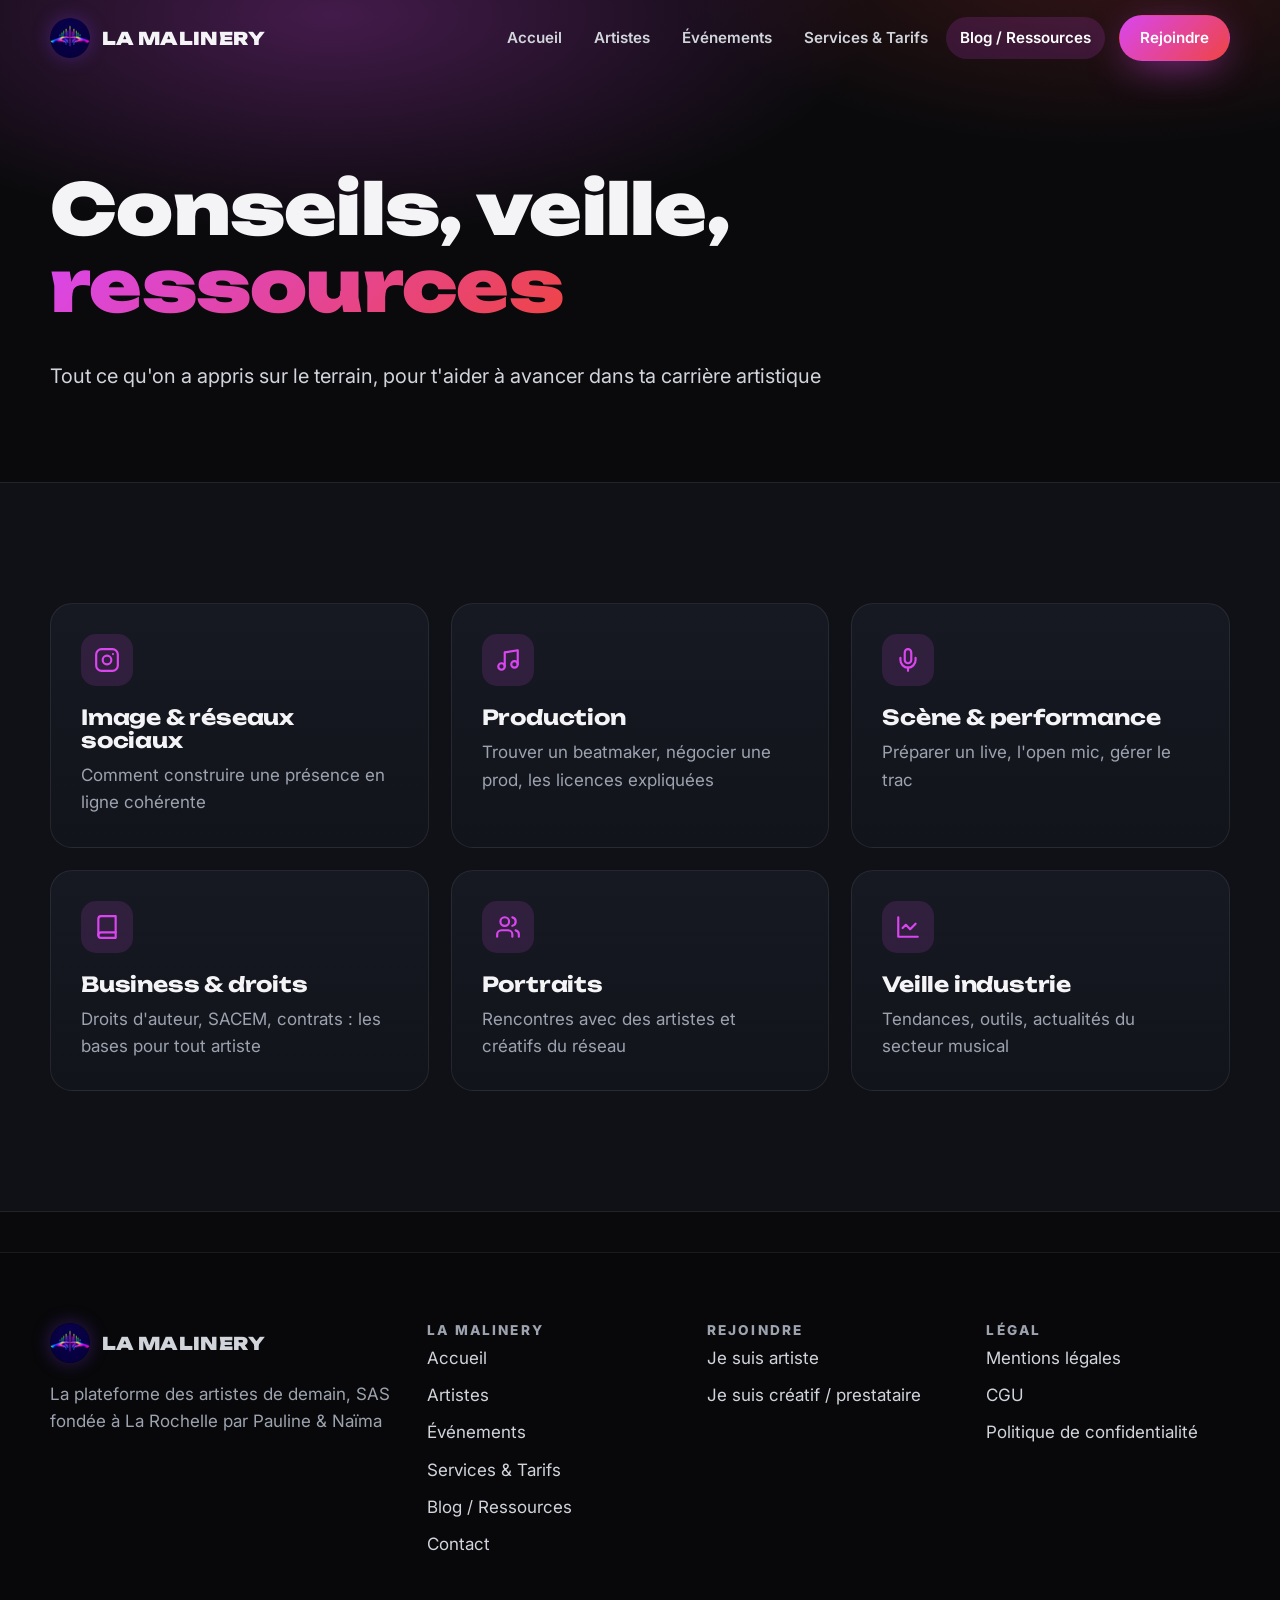
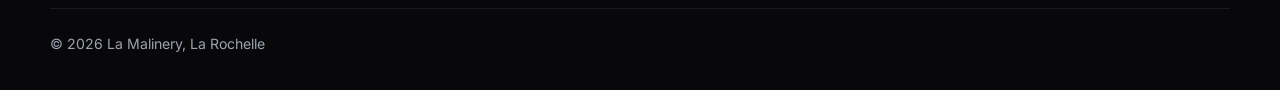
<file: blog.html>
<!doctype html>
<html lang="fr">
<head>
  <meta charset="utf-8" />
  <meta name="viewport" content="width=device-width, initial-scale=1" />
  <title>Blog / Ressources · La Malinery</title>
  <meta name="description" content="Conseils, veille, ressources : tout ce que l'équipe LA MALINERY a appris sur le terrain, pour t'aider à avancer dans ta carrière artistique." />
  <meta name="theme-color" content="#0a0a0c" />
  <link rel="canonical" href="https://lamalinery.com/blog.html" />
  <meta property="og:type" content="website" />
  <meta property="og:locale" content="fr_FR" />
  <meta property="og:site_name" content="La Malinery" />
  <meta property="og:title" content="Blog / Ressources · La Malinery" />
  <meta property="og:description" content="Conseils, veille, ressources : tout ce que l'équipe LA MALINERY a appris sur le terrain, pour t'aider à avancer dans ta carrière artistique." />
  <meta property="og:image" content="https://lamalinery.com/assets/img/og-image.jpg" />
  <link rel="icon" href="/assets/img/logo-96.png" type="image/png" />
  <link rel="apple-touch-icon" href="/favicon.png" />
  <link rel="preconnect" href="https://fonts.googleapis.com" />
  <link rel="preconnect" href="https://fonts.gstatic.com" crossorigin />
  <link href="https://fonts.googleapis.com/css2?family=Inter:wght@400;500;600;700;800&family=Unbounded:wght@700;800;900&display=swap" rel="stylesheet" />
  <link rel="stylesheet" href="/assets/css/style.css?v=70402fb7" />
</head>
<body>

<a class="skip" href="#contenu">Aller au contenu</a>
<header class="header">
  <div class="wrap header__inner">
    <a class="brand" href="/" aria-label="La Malinery, accueil"><img src="/assets/img/logo-96.png" alt="" width="40" height="40" />LA MALINERY</a>
    <button class="burger" aria-label="Menu" aria-expanded="false" aria-controls="nav"><span></span><span></span><span></span></button>
    <nav class="nav" id="nav" aria-label="Navigation principale">
      <a href="/">Accueil</a>
      <a href="/artistes.html">Artistes</a>
      <a href="/evenements.html">Événements</a>
      <a href="/tarifs.html">Services &amp; Tarifs</a>
      <a href="/blog.html" aria-current="page">Blog / Ressources</a>
      <a class="btn btn--primary" href="/contact.html?sujet=rejoindre">Rejoindre</a>
    </nav>
  </div>
</header>
<main id="contenu" data-page="blog" data-version="0">
<section class="page-hero"><div class="wrap"><h1 class="reveal">Conseils, veille, <span class="grad-text">ressources</span></h1><p class="lead reveal">Tout ce qu'on a appris sur le terrain, pour t'aider à avancer dans ta carrière artistique</p></div></section>

<section class="section section--alt"><div class="wrap"><div class="grid grid--3"><a class="card card--lien reveal" href="#articles" data-rubrique="image"><div class="card__icon"><svg viewBox="0 0 24 24" fill="none" stroke="currentColor" stroke-width="2" stroke-linecap="round" stroke-linejoin="round" aria-hidden="true"><rect x="2" y="2" width="20" height="20" rx="5"/><circle cx="12" cy="12" r="4"/><path d="M17.5 6.5h.01"/></svg></div><h3>Image &amp; réseaux sociaux</h3><p class="muted">Comment construire une présence en ligne cohérente</p></a><a class="card card--lien reveal" href="#articles" data-rubrique="production"><div class="card__icon"><svg viewBox="0 0 24 24" fill="none" stroke="currentColor" stroke-width="2" stroke-linecap="round" stroke-linejoin="round" aria-hidden="true"><path d="M9 18V5l12-2v13"/><circle cx="6" cy="18" r="3"/><circle cx="18" cy="16" r="3"/></svg></div><h3>Production</h3><p class="muted">Trouver un beatmaker, négocier une prod, les licences expliquées</p></a><a class="card card--lien reveal" href="#articles" data-rubrique="scene"><div class="card__icon"><svg viewBox="0 0 24 24" fill="none" stroke="currentColor" stroke-width="2" stroke-linecap="round" stroke-linejoin="round" aria-hidden="true"><path d="M12 2a3 3 0 0 0-3 3v7a3 3 0 0 0 6 0V5a3 3 0 0 0-3-3Z"/><path d="M19 10v2a7 7 0 0 1-14 0v-2"/><path d="M12 19v3"/></svg></div><h3>Scène &amp; performance</h3><p class="muted">Préparer un live, l'open mic, gérer le trac</p></a><a class="card card--lien reveal" href="#articles" data-rubrique="business"><div class="card__icon"><svg viewBox="0 0 24 24" fill="none" stroke="currentColor" stroke-width="2" stroke-linecap="round" stroke-linejoin="round" aria-hidden="true"><path d="M4 19.5A2.5 2.5 0 0 1 6.5 17H20"/><path d="M6.5 2H20v20H6.5A2.5 2.5 0 0 1 4 19.5v-15A2.5 2.5 0 0 1 6.5 2Z"/></svg></div><h3>Business &amp; droits</h3><p class="muted">Droits d'auteur, SACEM, contrats : les bases pour tout artiste</p></a><a class="card card--lien reveal" href="#articles" data-rubrique="portraits"><div class="card__icon"><svg viewBox="0 0 24 24" fill="none" stroke="currentColor" stroke-width="2" stroke-linecap="round" stroke-linejoin="round" aria-hidden="true"><path d="M16 21v-2a4 4 0 0 0-4-4H6a4 4 0 0 0-4 4v2"/><circle cx="9" cy="7" r="4"/><path d="M22 21v-2a4 4 0 0 0-3-3.9M16 3.1a4 4 0 0 1 0 7.8"/></svg></div><h3>Portraits</h3><p class="muted">Rencontres avec des artistes et créatifs du réseau</p></a><a class="card card--lien reveal" href="#articles" data-rubrique="veille"><div class="card__icon"><svg viewBox="0 0 24 24" fill="none" stroke="currentColor" stroke-width="2" stroke-linecap="round" stroke-linejoin="round" aria-hidden="true"><path d="M3 3v18h18"/><path d="m19 9-5 5-4-4-3 3"/></svg></div><h3>Veille industrie</h3><p class="muted">Tendances, outils, actualités du secteur musical</p></a></div></div></section>

<section class="section" id="articles" hidden><div class="wrap"><h2 class="reveal">Derniers <span class="grad-text">articles</span></h2><p class="muted" id="articles-filtre" hidden></p><div class="articles" id="articles-list"></div></div></section>
</main>

<footer class="footer">
  <div class="wrap">
    <div class="footer__grid">
      <div>
        <a class="brand" href="/"><img src="/assets/img/logo-96.png" alt="" width="40" height="40" />LA MALINERY</a>
        <p class="muted" style="margin-top:18px;max-width:34ch" data-pied>La plateforme des artistes de demain, SAS fondée à La Rochelle par Pauline &amp; Naïma</p>
      </div>
      <div>
        <h4>La Malinery</h4>
        <ul>
          <li><a href="/">Accueil</a></li>
          <li><a href="/artistes.html">Artistes</a></li>
          <li><a href="/evenements.html">Événements</a></li>
          <li><a href="/tarifs.html">Services &amp; Tarifs</a></li>
          <li><a href="/blog.html">Blog / Ressources</a></li>
          <li><a href="/contact.html">Contact</a></li>
        </ul>
      </div>
      <div>
        <h4>Rejoindre</h4>
        <ul>
          <li><a href="/contact.html?sujet=rejoindre&amp;profil=artiste">Je suis artiste</a></li>
          <li><a href="/contact.html?sujet=rejoindre&amp;profil=creatif">Je suis créatif / prestataire</a></li>
        </ul>
      </div>
      <div>
        <h4>Légal</h4>
        <ul>
          <li><a href="/mentions-legales.html">Mentions légales</a></li>
          <li><a href="/cgu.html">CGU</a></li>
          <li><a href="/confidentialite.html">Politique de confidentialité</a></li>
        </ul>
      </div>
    </div>
    <div class="footer__bottom">
      <span>© <span data-year>2026</span> La Malinery, La Rochelle</span>
    </div>
  </div>
</footer>
<script>window.MALINERY = {"base":"https://eqeaxpjyxflxysthggng.supabase.co","cle":"eyJhbGciOiJIUzI1NiIsInR5cCI6IkpXVCJ9.eyJpc3MiOiJzdXBhYmFzZSIsInJlZiI6ImVxZWF4cGp5eGZseHlzdGhnZ25nIiwicm9sZSI6ImFub24iLCJpYXQiOjE3OTMxMjc2OTMsImV4cCI6MjEwODcwMzY5M30.zZ5yZODOLVkq4Ppq7OYs-X2wbZlOANYhPqPIevu6ylg","app":"https://malinery.pragmatt.com"};</script>
<script src="/assets/js/blocs.js?v=3dc99b87" defer></script>
<script src="/assets/js/main.js?v=texte1" defer></script>
</body>
</html>
</file>
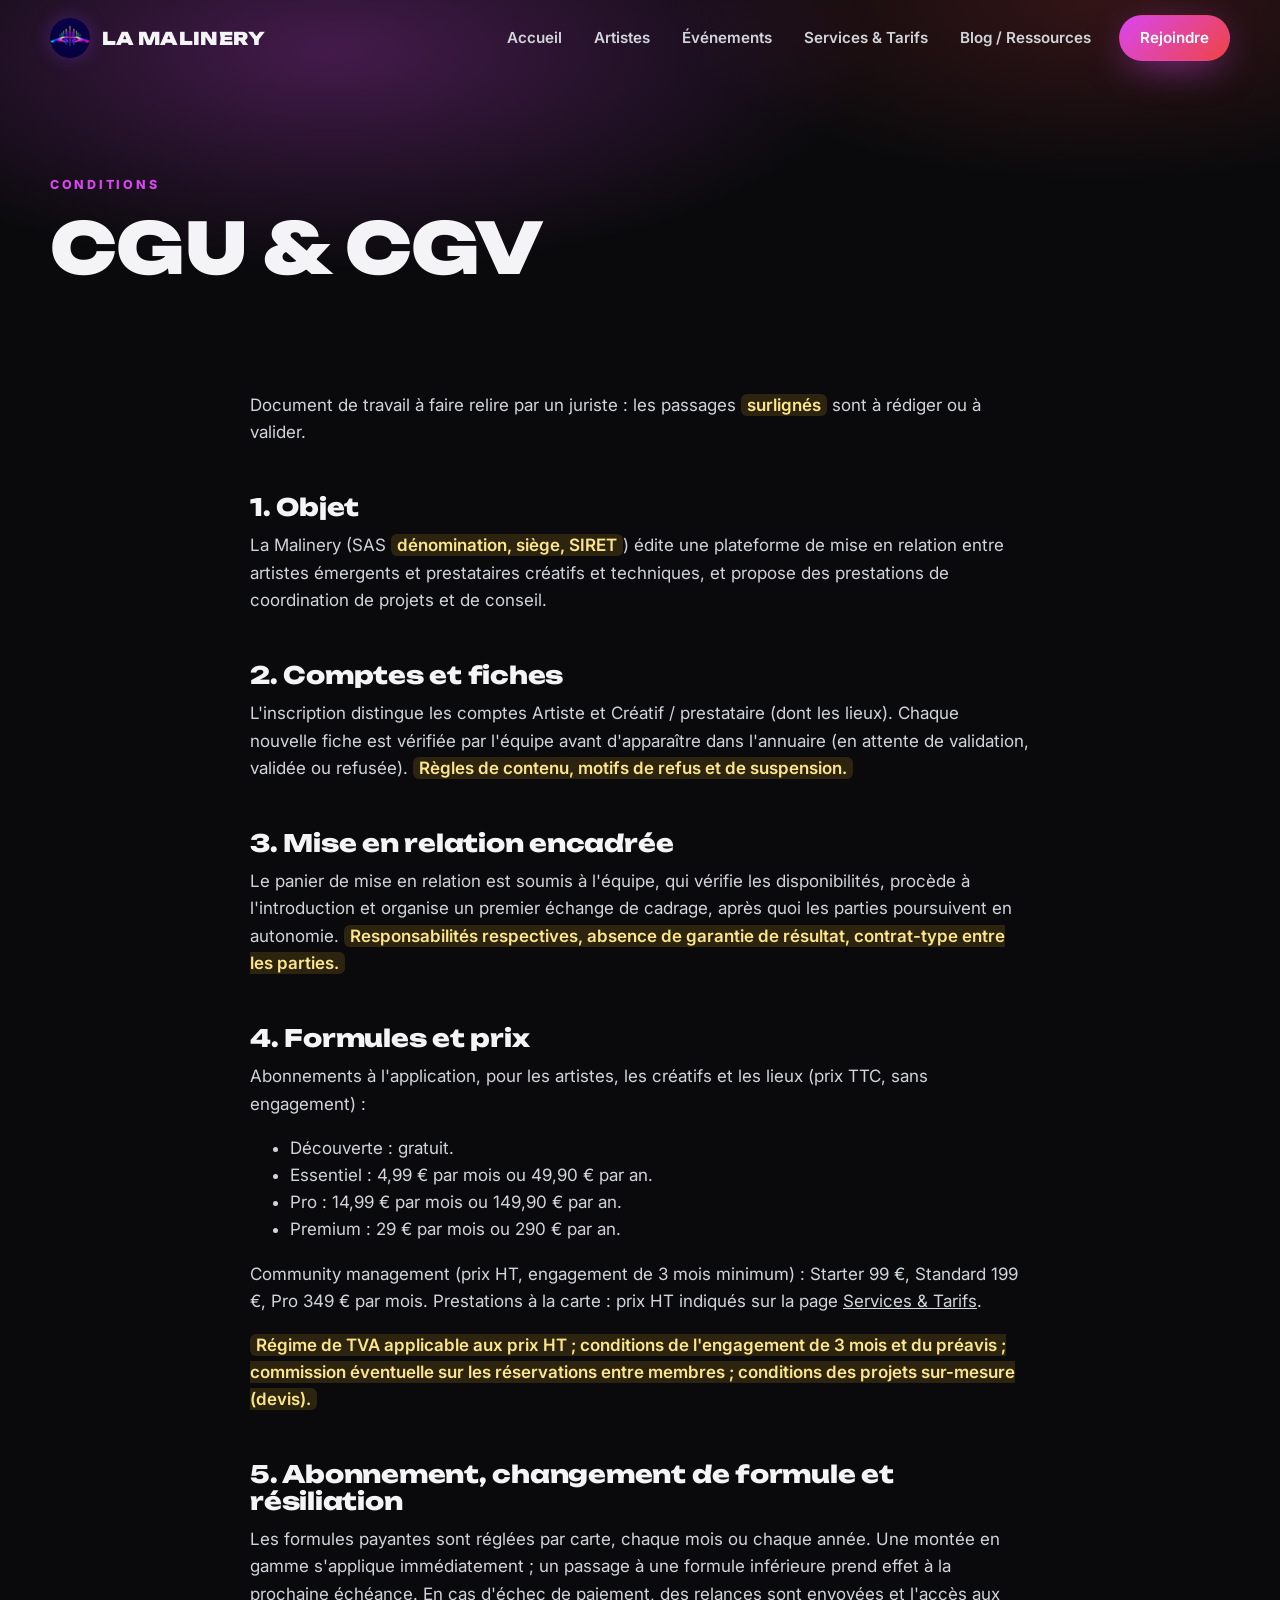
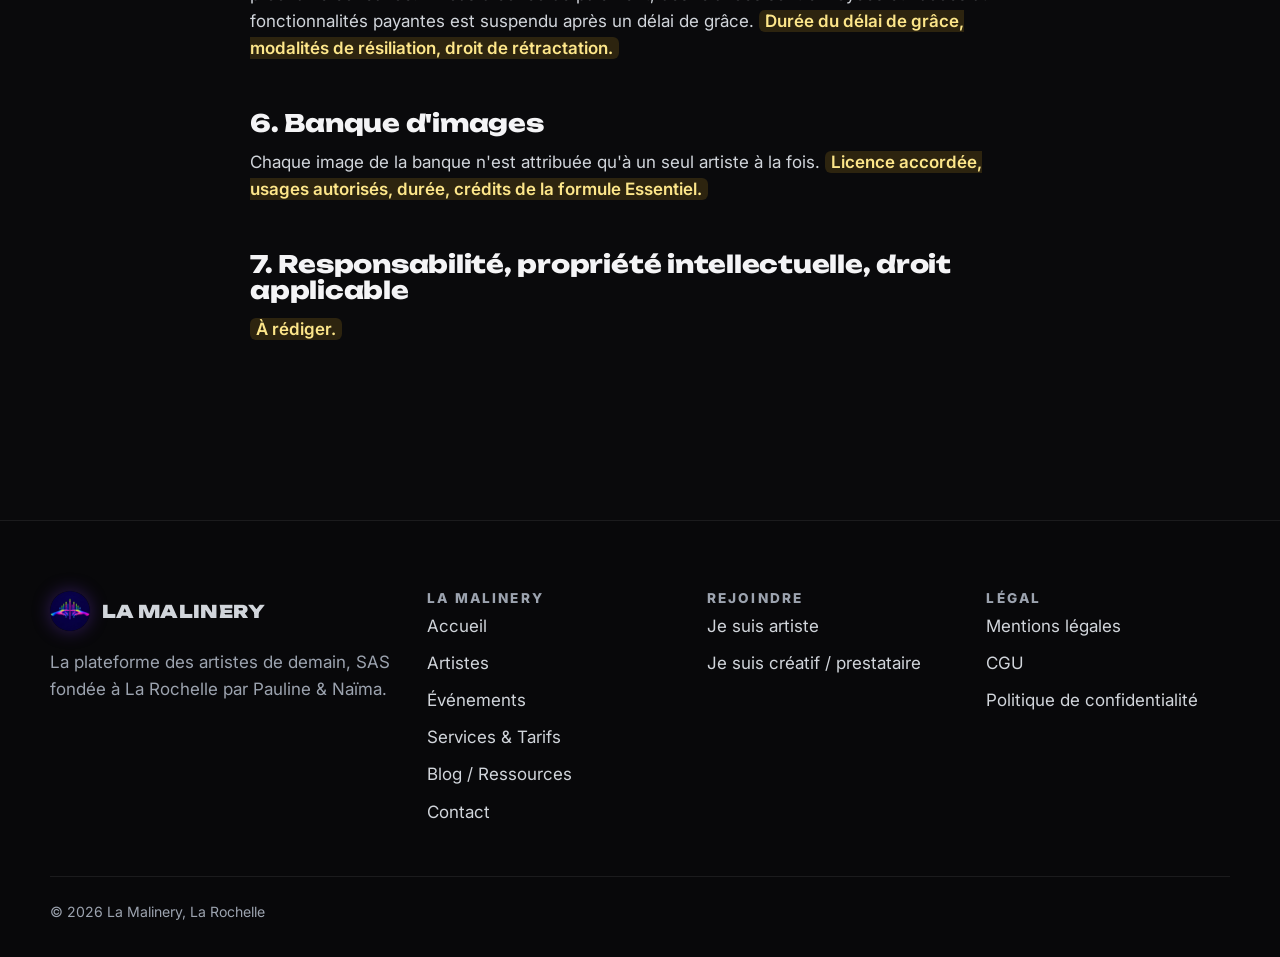
<file: cgu.html>
<!doctype html>
<html lang="fr">
<head>
  <meta charset="utf-8" />
  <meta name="viewport" content="width=device-width, initial-scale=1" />
  <title>CGU &amp; CGV · La Malinery</title>
  <meta name="description" content="Conditions générales d'utilisation de la plateforme et conditions générales de vente des formules et prestations La Malinery." />
  <meta name="theme-color" content="#0a0a0c" />
  <link rel="canonical" href="https://lamalinery.com/cgu.html" />
  <meta property="og:type" content="website" />
  <meta property="og:locale" content="fr_FR" />
  <meta property="og:site_name" content="La Malinery" />
  <meta property="og:title" content="CGU &amp; CGV · La Malinery" />
  <meta property="og:description" content="Conditions générales d'utilisation de la plateforme et conditions générales de vente des formules et prestations La Malinery." />
  <meta property="og:image" content="https://lamalinery.com/assets/img/og-image.jpg" />
  <link rel="icon" href="/assets/img/logo-96.png" type="image/png" />
  <link rel="apple-touch-icon" href="/favicon.png" />
  <link rel="preconnect" href="https://fonts.googleapis.com" />
  <link rel="preconnect" href="https://fonts.gstatic.com" crossorigin />
  <link href="https://fonts.googleapis.com/css2?family=Inter:wght@400;500;600;700;800&family=Unbounded:wght@700;800;900&display=swap" rel="stylesheet" />
  <link rel="stylesheet" href="/assets/css/style.css?v=70402fb7" />
</head>
<body>

<a class="skip" href="#contenu">Aller au contenu</a>
<header class="header">
  <div class="wrap header__inner">
    <a class="brand" href="/" aria-label="La Malinery, accueil"><img src="/assets/img/logo-96.png" alt="" width="40" height="40" />LA MALINERY</a>
    <button class="burger" aria-label="Menu" aria-expanded="false" aria-controls="nav"><span></span><span></span><span></span></button>
    <nav class="nav" id="nav" aria-label="Navigation principale">
      <a href="/">Accueil</a>
      <a href="/artistes.html">Artistes</a>
      <a href="/evenements.html">Événements</a>
      <a href="/tarifs.html">Services &amp; Tarifs</a>
      <a href="/blog.html">Blog / Ressources</a>
      <a class="btn btn--primary" href="/contact.html?sujet=rejoindre">Rejoindre</a>
    </nav>
  </div>
</header>
<main id="contenu">
<section class="page-hero">
  <div class="wrap"><span class="kicker">Conditions</span><h1>CGU &amp; CGV</h1></div>
</section>
<section class="section" style="padding-top:0">
  <div class="wrap prose">
    <p class="muted">Document de travail à faire relire par un juriste : les passages <span class="todo">surlignés</span> sont à rédiger ou à valider.</p>

    <h2>1. Objet</h2>
    <p>La Malinery (SAS <span class="todo">dénomination, siège, SIRET</span>) édite une plateforme de mise en relation entre artistes émergents et prestataires créatifs et techniques, et propose des prestations de coordination de projets et de conseil.</p>

    <h2>2. Comptes et fiches</h2>
    <p>L'inscription distingue les comptes Artiste et Créatif / prestataire (dont les lieux). Chaque nouvelle fiche est vérifiée par l'équipe avant d'apparaître dans l'annuaire (en attente de validation, validée ou refusée). <span class="todo">Règles de contenu, motifs de refus et de suspension.</span></p>

    <h2>3. Mise en relation encadrée</h2>
    <p>Le panier de mise en relation est soumis à l'équipe, qui vérifie les disponibilités, procède à l'introduction et organise un premier échange de cadrage, après quoi les parties poursuivent en autonomie. <span class="todo">Responsabilités respectives, absence de garantie de résultat, contrat-type entre les parties.</span></p>

    <h2>4. Formules et prix</h2>
    <p>Abonnements à l'application, pour les artistes, les créatifs et les lieux (prix TTC, sans engagement) :</p>
    <ul>
      <li>Découverte : gratuit.</li>
      <li>Essentiel : 4,99 € par mois ou 49,90 € par an.</li>
      <li>Pro : 14,99 € par mois ou 149,90 € par an.</li>
      <li>Premium : 29 € par mois ou 290 € par an.</li>
    </ul>
    <p>Community management (prix HT, engagement de 3 mois minimum) : Starter 99 €, Standard 199 €, Pro 349 € par mois. Prestations à la carte : prix HT indiqués sur la page <a href="/tarifs.html">Services &amp; Tarifs</a>.</p>
    <p><span class="todo">Régime de TVA applicable aux prix HT ; conditions de l'engagement de 3 mois et du préavis ; commission éventuelle sur les réservations entre membres ; conditions des projets sur-mesure (devis).</span></p>

    <h2>5. Abonnement, changement de formule et résiliation</h2>
    <p>Les formules payantes sont réglées par carte, chaque mois ou chaque année. Une montée en gamme s'applique immédiatement ; un passage à une formule inférieure prend effet à la prochaine échéance. En cas d'échec de paiement, des relances sont envoyées et l'accès aux fonctionnalités payantes est suspendu après un délai de grâce. <span class="todo">Durée du délai de grâce, modalités de résiliation, droit de rétractation.</span></p>

    <h2>6. Banque d'images</h2>
    <p>Chaque image de la banque n'est attribuée qu'à un seul artiste à la fois. <span class="todo">Licence accordée, usages autorisés, durée, crédits de la formule Essentiel.</span></p>

    <h2>7. Responsabilité, propriété intellectuelle, droit applicable</h2>
    <p><span class="todo">À rédiger.</span></p>
  </div>
</section>

</main>

<footer class="footer">
  <div class="wrap">
    <div class="footer__grid">
      <div>
        <a class="brand" href="/"><img src="/assets/img/logo-96.png" alt="" width="40" height="40" />LA MALINERY</a>
        <p class="muted" style="margin-top:18px;max-width:34ch" data-pied>La plateforme des artistes de demain, SAS fondée à La Rochelle par Pauline &amp; Naïma.</p>
      </div>
      <div>
        <h4>La Malinery</h4>
        <ul>
          <li><a href="/">Accueil</a></li>
          <li><a href="/artistes.html">Artistes</a></li>
          <li><a href="/evenements.html">Événements</a></li>
          <li><a href="/tarifs.html">Services &amp; Tarifs</a></li>
          <li><a href="/blog.html">Blog / Ressources</a></li>
          <li><a href="/contact.html">Contact</a></li>
        </ul>
      </div>
      <div>
        <h4>Rejoindre</h4>
        <ul>
          <li><a href="/contact.html?sujet=rejoindre&amp;profil=artiste">Je suis artiste</a></li>
          <li><a href="/contact.html?sujet=rejoindre&amp;profil=creatif">Je suis créatif / prestataire</a></li>
        </ul>
      </div>
      <div>
        <h4>Légal</h4>
        <ul>
          <li><a href="/mentions-legales.html">Mentions légales</a></li>
          <li><a href="/cgu.html">CGU</a></li>
          <li><a href="/confidentialite.html">Politique de confidentialité</a></li>
        </ul>
      </div>
    </div>
    <div class="footer__bottom">
      <span>© <span data-year>2026</span> La Malinery, La Rochelle</span>
    </div>
  </div>
</footer>
<script>window.MALINERY = {"base":"https://eqeaxpjyxflxysthggng.supabase.co","cle":"eyJhbGciOiJIUzI1NiIsInR5cCI6IkpXVCJ9.eyJpc3MiOiJzdXBhYmFzZSIsInJlZiI6ImVxZWF4cGp5eGZseHlzdGhnZ25nIiwicm9sZSI6ImFub24iLCJpYXQiOjE3OTMxMjc2OTMsImV4cCI6MjEwODcwMzY5M30.zZ5yZODOLVkq4Ppq7OYs-X2wbZlOANYhPqPIevu6ylg","app":"https://malinery.pragmatt.com"};</script>
<script src="/assets/js/blocs.js?v=3dc99b87" defer></script>
<script src="/assets/js/main.js?v=texte1" defer></script>
</body>
</html>
</file>
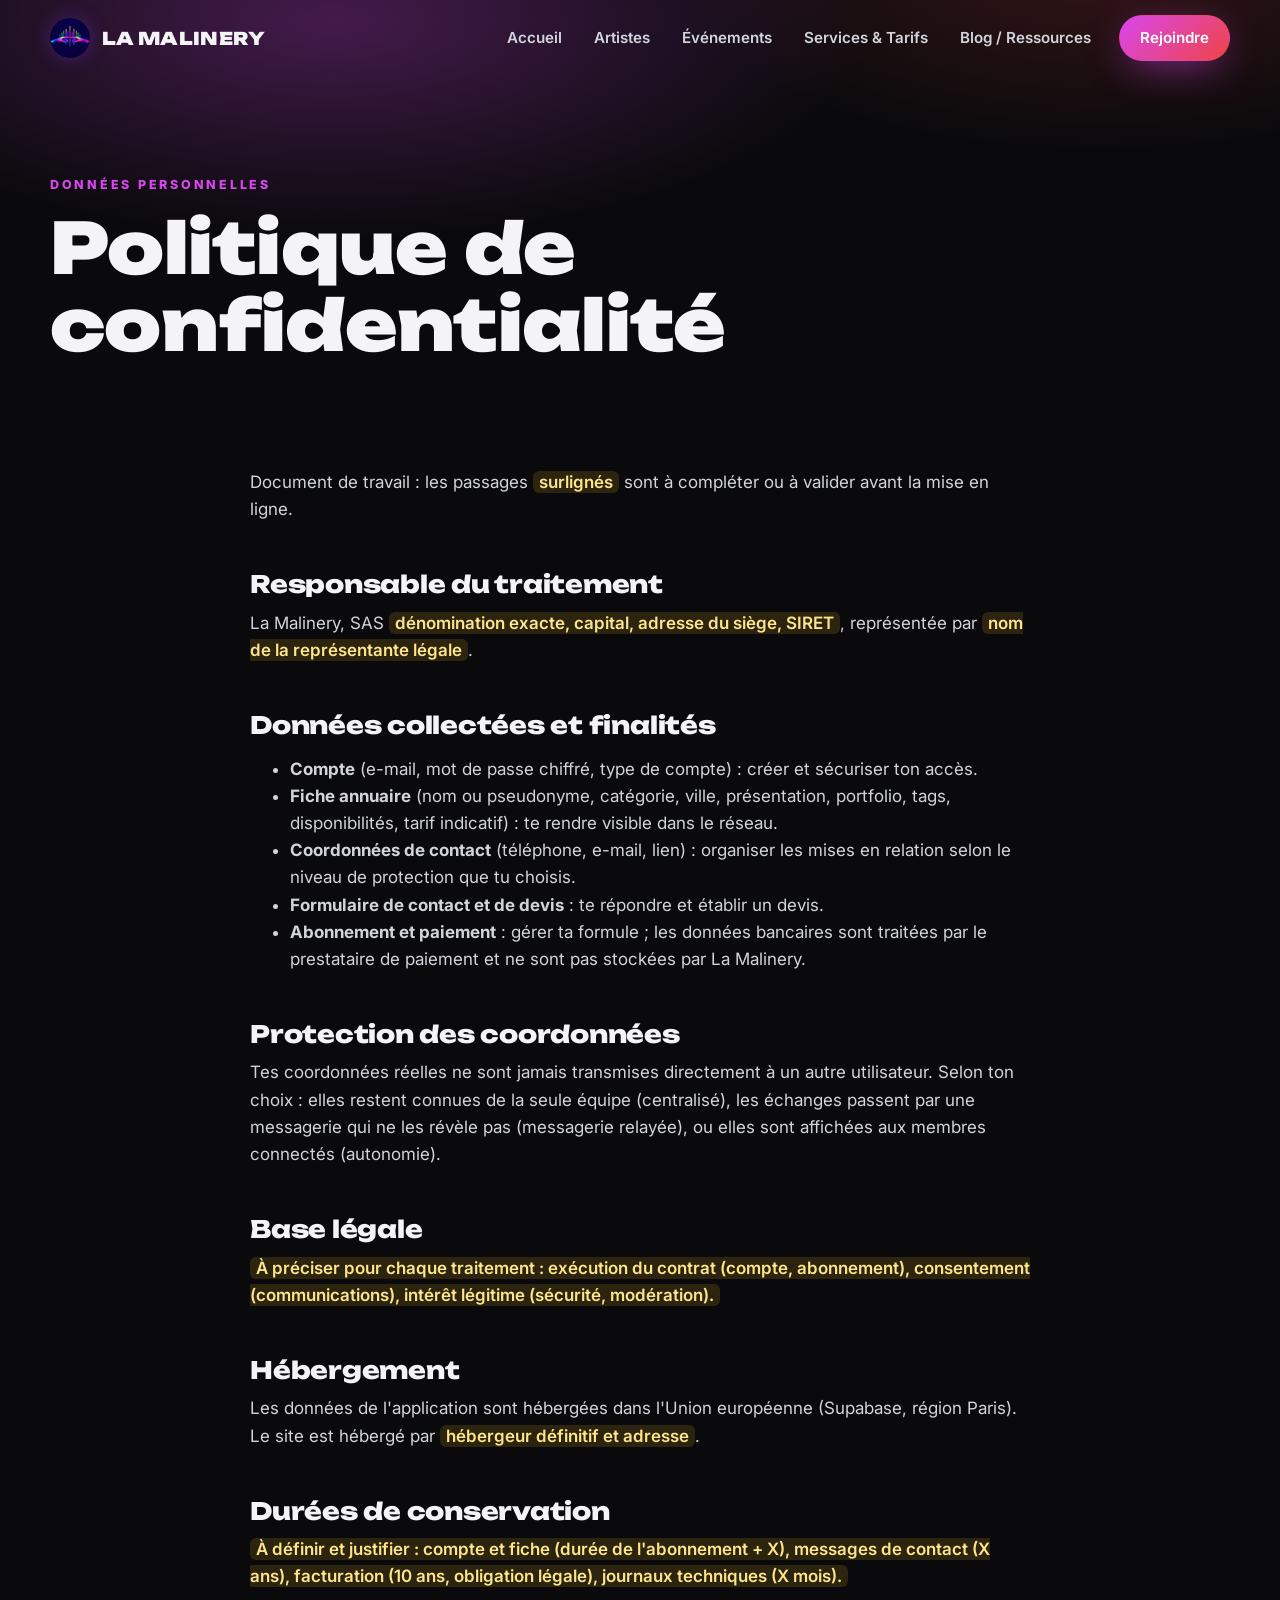
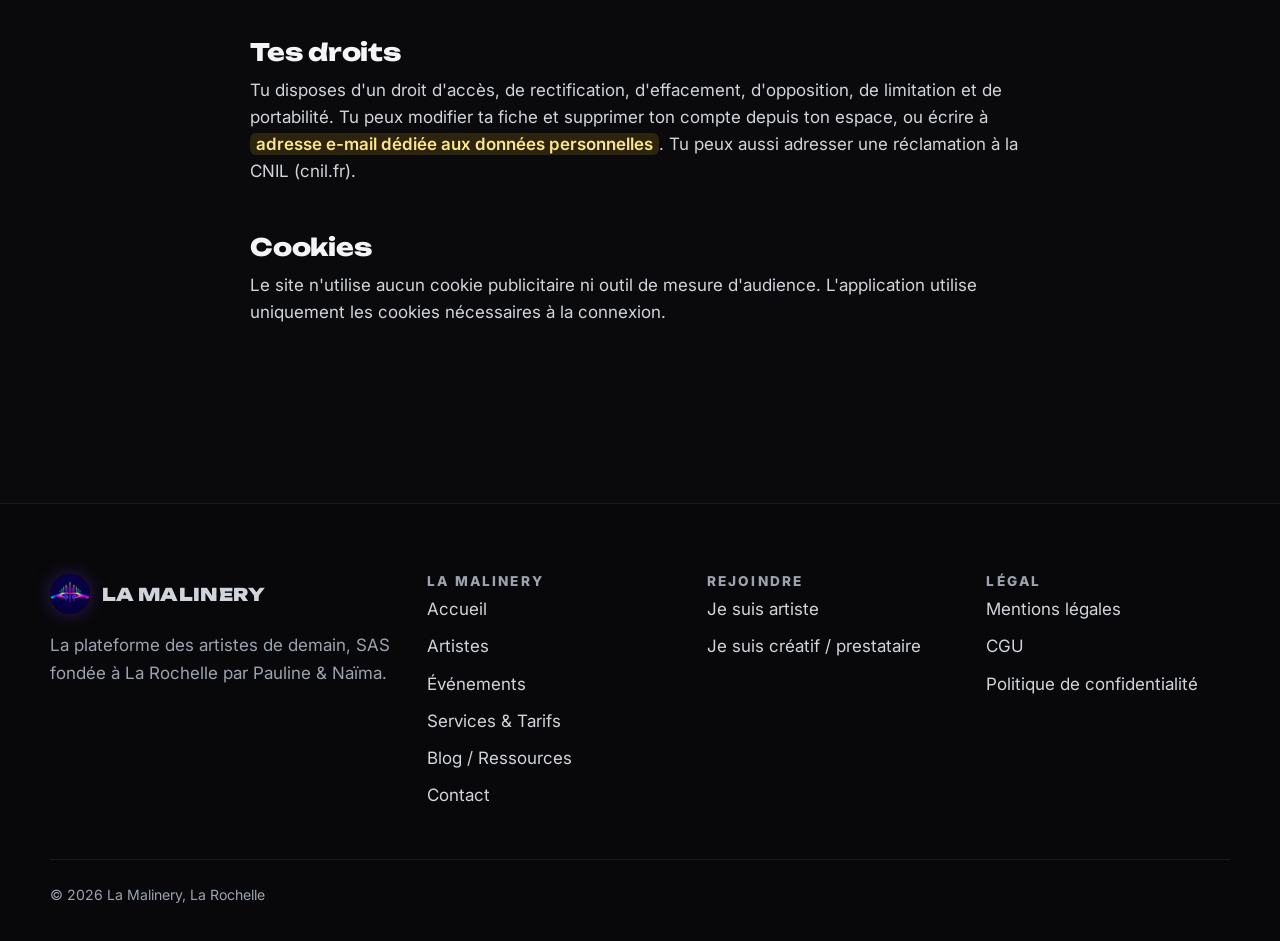
<file: confidentialite.html>
<!doctype html>
<html lang="fr">
<head>
  <meta charset="utf-8" />
  <meta name="viewport" content="width=device-width, initial-scale=1" />
  <title>Politique de confidentialité · La Malinery</title>
  <meta name="description" content="Comment La Malinery collecte, utilise et protège tes données personnelles, et comment exercer tes droits." />
  <meta name="theme-color" content="#0a0a0c" />
  <link rel="canonical" href="https://lamalinery.com/confidentialite.html" />
  <meta property="og:type" content="website" />
  <meta property="og:locale" content="fr_FR" />
  <meta property="og:site_name" content="La Malinery" />
  <meta property="og:title" content="Politique de confidentialité · La Malinery" />
  <meta property="og:description" content="Comment La Malinery collecte, utilise et protège tes données personnelles, et comment exercer tes droits." />
  <meta property="og:image" content="https://lamalinery.com/assets/img/og-image.jpg" />
  <link rel="icon" href="/assets/img/logo-96.png" type="image/png" />
  <link rel="apple-touch-icon" href="/favicon.png" />
  <link rel="preconnect" href="https://fonts.googleapis.com" />
  <link rel="preconnect" href="https://fonts.gstatic.com" crossorigin />
  <link href="https://fonts.googleapis.com/css2?family=Inter:wght@400;500;600;700;800&family=Unbounded:wght@700;800;900&display=swap" rel="stylesheet" />
  <link rel="stylesheet" href="/assets/css/style.css?v=70402fb7" />
</head>
<body>

<a class="skip" href="#contenu">Aller au contenu</a>
<header class="header">
  <div class="wrap header__inner">
    <a class="brand" href="/" aria-label="La Malinery, accueil"><img src="/assets/img/logo-96.png" alt="" width="40" height="40" />LA MALINERY</a>
    <button class="burger" aria-label="Menu" aria-expanded="false" aria-controls="nav"><span></span><span></span><span></span></button>
    <nav class="nav" id="nav" aria-label="Navigation principale">
      <a href="/">Accueil</a>
      <a href="/artistes.html">Artistes</a>
      <a href="/evenements.html">Événements</a>
      <a href="/tarifs.html">Services &amp; Tarifs</a>
      <a href="/blog.html">Blog / Ressources</a>
      <a class="btn btn--primary" href="/contact.html?sujet=rejoindre">Rejoindre</a>
    </nav>
  </div>
</header>
<main id="contenu">
<section class="page-hero">
  <div class="wrap"><span class="kicker">Données personnelles</span><h1>Politique de confidentialité</h1></div>
</section>
<section class="section" style="padding-top:0">
  <div class="wrap prose">
    <p class="muted">Document de travail : les passages <span class="todo">surlignés</span> sont à compléter ou à valider avant la mise en ligne.</p>

    <h2>Responsable du traitement</h2>
    <p>La Malinery, SAS <span class="todo">dénomination exacte, capital, adresse du siège, SIRET</span>, représentée par <span class="todo">nom de la représentante légale</span>.</p>

    <h2>Données collectées et finalités</h2>
    <ul>
      <li><strong>Compte</strong> (e-mail, mot de passe chiffré, type de compte) : créer et sécuriser ton accès.</li>
      <li><strong>Fiche annuaire</strong> (nom ou pseudonyme, catégorie, ville, présentation, portfolio, tags, disponibilités, tarif indicatif) : te rendre visible dans le réseau.</li>
      <li><strong>Coordonnées de contact</strong> (téléphone, e-mail, lien) : organiser les mises en relation selon le niveau de protection que tu choisis.</li>
      <li><strong>Formulaire de contact et de devis</strong> : te répondre et établir un devis.</li>
      <li><strong>Abonnement et paiement</strong> : gérer ta formule ; les données bancaires sont traitées par le prestataire de paiement et ne sont pas stockées par La Malinery.</li>
    </ul>

    <h2>Protection des coordonnées</h2>
    <p>Tes coordonnées réelles ne sont jamais transmises directement à un autre utilisateur. Selon ton choix : elles restent connues de la seule équipe (centralisé), les échanges passent par une messagerie qui ne les révèle pas (messagerie relayée), ou elles sont affichées aux membres connectés (autonomie).</p>

    <h2>Base légale</h2>
    <p><span class="todo">À préciser pour chaque traitement : exécution du contrat (compte, abonnement), consentement (communications), intérêt légitime (sécurité, modération).</span></p>

    <h2>Hébergement</h2>
    <p>Les données de l'application sont hébergées dans l'Union européenne (Supabase, région Paris). Le site est hébergé par <span class="todo">hébergeur définitif et adresse</span>.</p>

    <h2>Durées de conservation</h2>
    <p><span class="todo">À définir et justifier : compte et fiche (durée de l'abonnement + X), messages de contact (X ans), facturation (10 ans, obligation légale), journaux techniques (X mois).</span></p>

    <h2>Tes droits</h2>
    <p>Tu disposes d'un droit d'accès, de rectification, d'effacement, d'opposition, de limitation et de portabilité. Tu peux modifier ta fiche et supprimer ton compte depuis ton espace, ou écrire à <span class="todo">adresse e-mail dédiée aux données personnelles</span>. Tu peux aussi adresser une réclamation à la CNIL (cnil.fr).</p>

    <h2>Cookies</h2>
    <p>Le site n'utilise aucun cookie publicitaire ni outil de mesure d'audience. L'application utilise uniquement les cookies nécessaires à la connexion.</p>
  </div>
</section>

</main>

<footer class="footer">
  <div class="wrap">
    <div class="footer__grid">
      <div>
        <a class="brand" href="/"><img src="/assets/img/logo-96.png" alt="" width="40" height="40" />LA MALINERY</a>
        <p class="muted" style="margin-top:18px;max-width:34ch" data-pied>La plateforme des artistes de demain, SAS fondée à La Rochelle par Pauline &amp; Naïma.</p>
      </div>
      <div>
        <h4>La Malinery</h4>
        <ul>
          <li><a href="/">Accueil</a></li>
          <li><a href="/artistes.html">Artistes</a></li>
          <li><a href="/evenements.html">Événements</a></li>
          <li><a href="/tarifs.html">Services &amp; Tarifs</a></li>
          <li><a href="/blog.html">Blog / Ressources</a></li>
          <li><a href="/contact.html">Contact</a></li>
        </ul>
      </div>
      <div>
        <h4>Rejoindre</h4>
        <ul>
          <li><a href="/contact.html?sujet=rejoindre&amp;profil=artiste">Je suis artiste</a></li>
          <li><a href="/contact.html?sujet=rejoindre&amp;profil=creatif">Je suis créatif / prestataire</a></li>
        </ul>
      </div>
      <div>
        <h4>Légal</h4>
        <ul>
          <li><a href="/mentions-legales.html">Mentions légales</a></li>
          <li><a href="/cgu.html">CGU</a></li>
          <li><a href="/confidentialite.html">Politique de confidentialité</a></li>
        </ul>
      </div>
    </div>
    <div class="footer__bottom">
      <span>© <span data-year>2026</span> La Malinery, La Rochelle</span>
    </div>
  </div>
</footer>
<script>window.MALINERY = {"base":"https://eqeaxpjyxflxysthggng.supabase.co","cle":"eyJhbGciOiJIUzI1NiIsInR5cCI6IkpXVCJ9.eyJpc3MiOiJzdXBhYmFzZSIsInJlZiI6ImVxZWF4cGp5eGZseHlzdGhnZ25nIiwicm9sZSI6ImFub24iLCJpYXQiOjE3OTMxMjc2OTMsImV4cCI6MjEwODcwMzY5M30.zZ5yZODOLVkq4Ppq7OYs-X2wbZlOANYhPqPIevu6ylg","app":"https://malinery.pragmatt.com"};</script>
<script src="/assets/js/blocs.js?v=3dc99b87" defer></script>
<script src="/assets/js/main.js?v=texte1" defer></script>
</body>
</html>
</file>
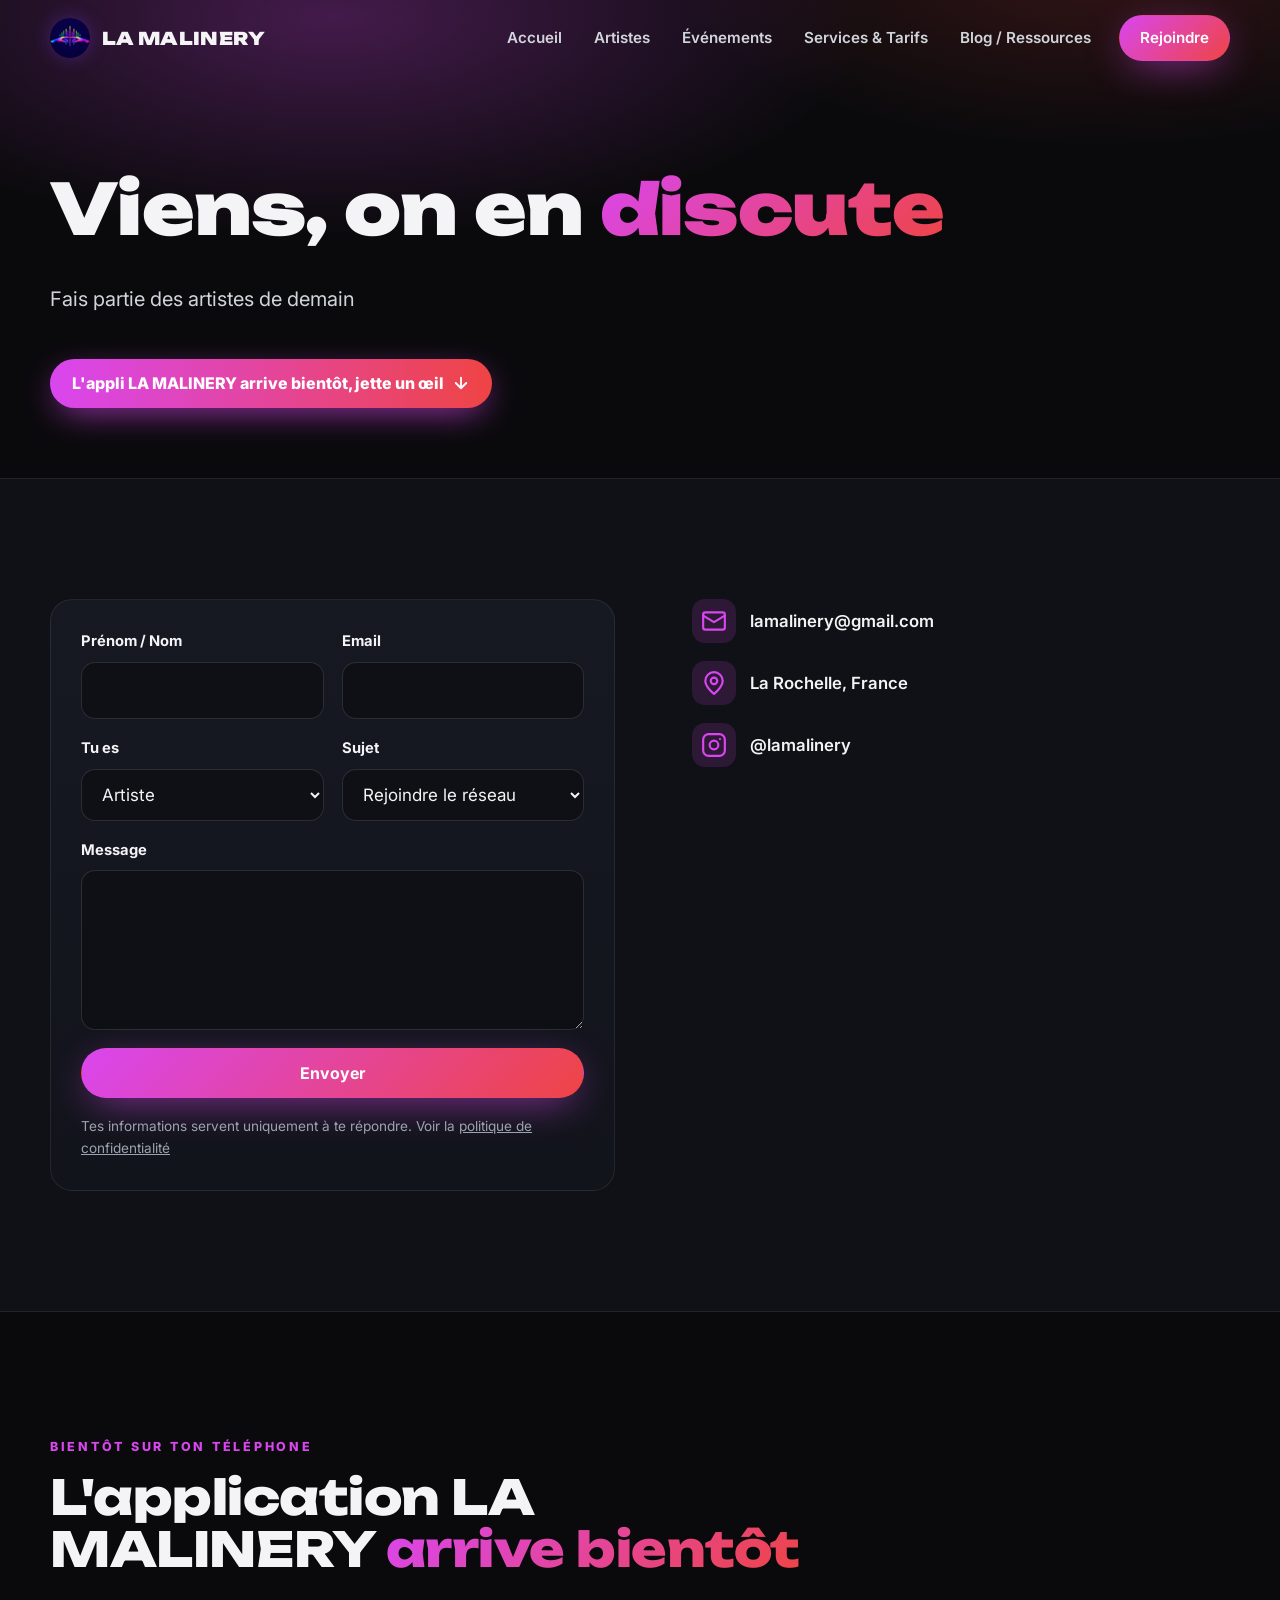
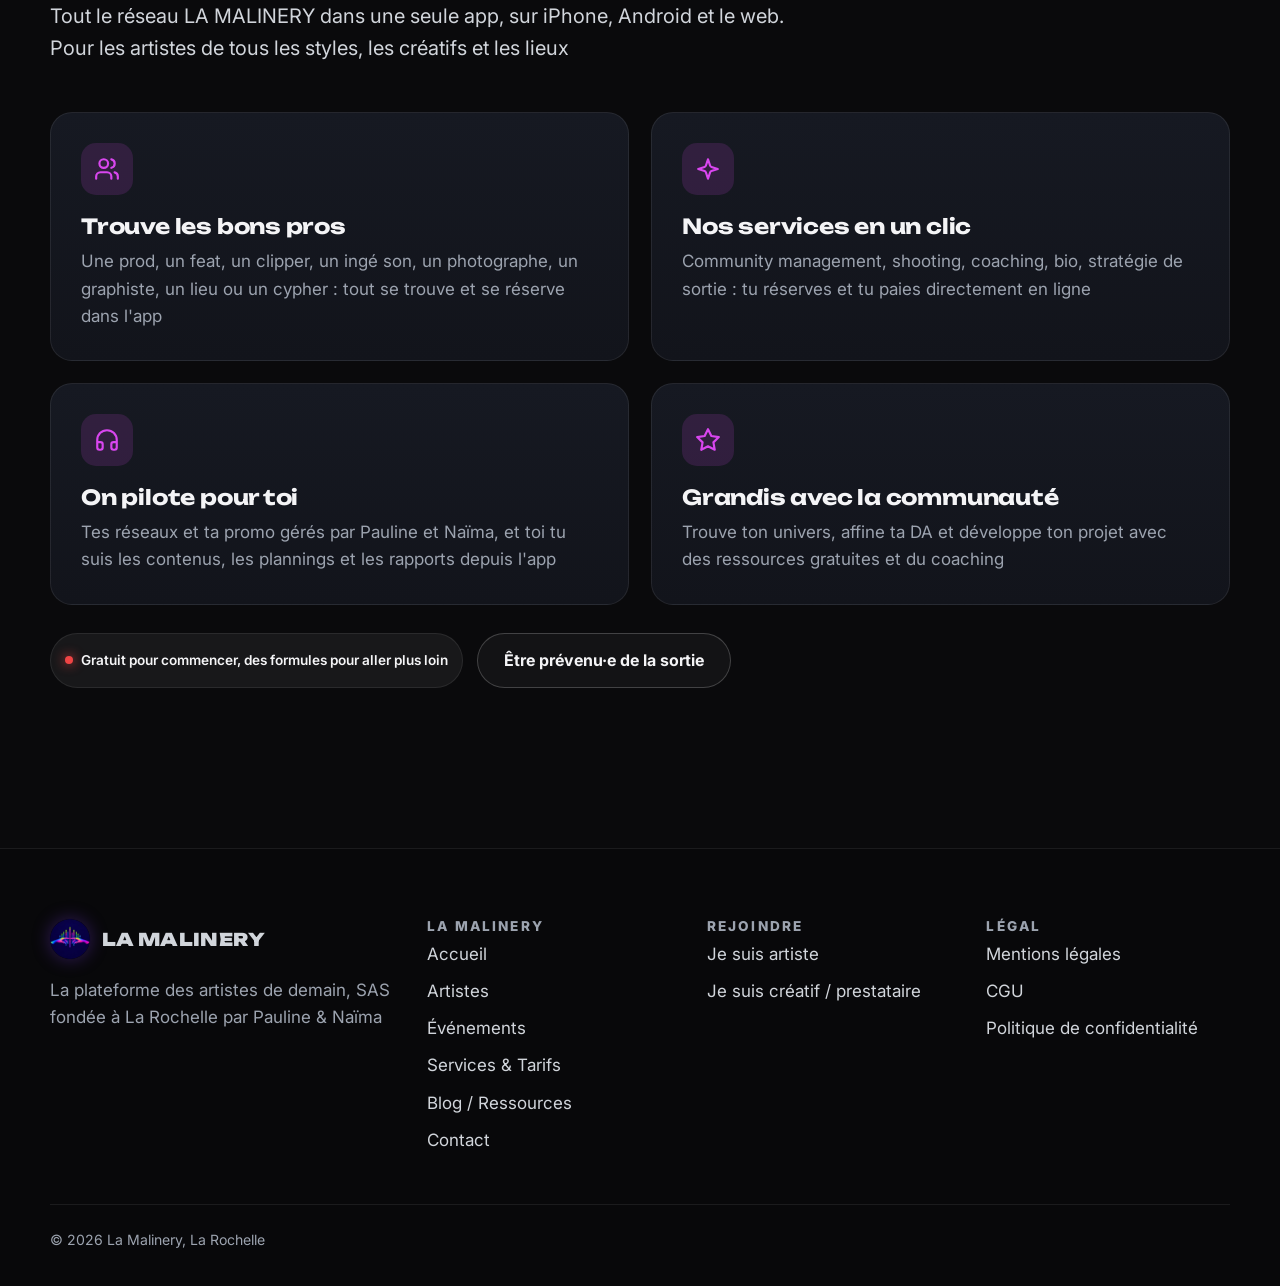
<file: contact.html>
<!doctype html>
<html lang="fr">
<head>
  <meta charset="utf-8" />
  <meta name="viewport" content="width=device-width, initial-scale=1" />
  <title>Contact · La Malinery</title>
  <meta name="description" content="Viens, on en discute : rejoindre le réseau, demander un devis, proposer un partenariat ou poser une question à l'équipe LA MALINERY, à La Rochelle." />
  <meta name="theme-color" content="#0a0a0c" />
  <link rel="canonical" href="https://lamalinery.com/contact.html" />
  <meta property="og:type" content="website" />
  <meta property="og:locale" content="fr_FR" />
  <meta property="og:site_name" content="La Malinery" />
  <meta property="og:title" content="Contact · La Malinery" />
  <meta property="og:description" content="Viens, on en discute : rejoindre le réseau, demander un devis, proposer un partenariat ou poser une question à l'équipe LA MALINERY, à La Rochelle." />
  <meta property="og:image" content="https://lamalinery.com/assets/img/og-image.jpg" />
  <link rel="icon" href="/assets/img/logo-96.png" type="image/png" />
  <link rel="apple-touch-icon" href="/favicon.png" />
  <link rel="preconnect" href="https://fonts.googleapis.com" />
  <link rel="preconnect" href="https://fonts.gstatic.com" crossorigin />
  <link href="https://fonts.googleapis.com/css2?family=Inter:wght@400;500;600;700;800&family=Unbounded:wght@700;800;900&display=swap" rel="stylesheet" />
  <link rel="stylesheet" href="/assets/css/style.css?v=70402fb7" />
  <style>
    .contact-list { gap: 18px; }
    .contact-list li { align-items: center; }
    .contact-list__text { font-weight: 600; font-size: 1.05rem; color: var(--text); text-decoration: none; }
    a.contact-list__text:hover, a.contact-list__text:focus-visible { color: var(--magenta); text-decoration: underline; text-underline-offset: 3px; }
  </style>
</head>
<body>

<a class="skip" href="#contenu">Aller au contenu</a>
<header class="header">
  <div class="wrap header__inner">
    <a class="brand" href="/" aria-label="La Malinery, accueil"><img src="/assets/img/logo-96.png" alt="" width="40" height="40" />LA MALINERY</a>
    <button class="burger" aria-label="Menu" aria-expanded="false" aria-controls="nav"><span></span><span></span><span></span></button>
    <nav class="nav" id="nav" aria-label="Navigation principale">
      <a href="/">Accueil</a>
      <a href="/artistes.html">Artistes</a>
      <a href="/evenements.html">Événements</a>
      <a href="/tarifs.html">Services &amp; Tarifs</a>
      <a href="/blog.html">Blog / Ressources</a>
      <a class="btn btn--primary" href="/contact.html?sujet=rejoindre">Rejoindre</a>
    </nav>
  </div>
</header>
<main id="contenu" data-page="contact" data-version="0">
<section class="page-hero"><div class="wrap"><h1 class="reveal">Viens, on en <span class="grad-text">discute</span></h1><p class="lead reveal">Fais partie des artistes de demain</p><a class="pill reveal" href="#application" style="margin-top:24px;text-decoration:none;color:#fff;font-weight:800;font-size:1rem;padding:12px 22px;border:0;background:linear-gradient(90deg,#d946ef,#ef4444);box-shadow:0 10px 34px -8px rgba(217,70,239,.75)">L&#39;appli LA MALINERY arrive bientôt, jette un œil <svg viewBox="0 0 24 24" width="18" height="18" fill="none" stroke="currentColor" stroke-width="2.5" stroke-linecap="round" stroke-linejoin="round" aria-hidden="true"><path d="M12 5v14M5 12l7 7 7-7"/></svg></a></div></section>

<section class="section section--alt"><div class="wrap split" style="align-items:start">
    <form class="card form reveal" id="contact-form" novalidate>
      <div class="row">
        <div class="field"><label for="name">Prénom / Nom</label><input id="name" name="name" autocomplete="name" required minlength="2" maxlength="80" /></div>
        <div class="field"><label for="email">Email</label><input id="email" name="email" type="email" autocomplete="email" required maxlength="160" /></div>
      </div>
      <div class="row">
        <div class="field"><label for="profil">Tu es</label><select id="profil" name="profil" required><option value="artiste">Artiste</option><option value="creatif">Créatif / Prestataire</option><option value="presse">Presse</option><option value="autre">Autre</option></select></div>
        <div class="field"><label for="sujet">Sujet</label><select id="sujet" name="sujet" required><option value="rejoindre">Rejoindre le réseau</option><option value="devis">Devis</option><option value="partenariat">Partenariat</option><option value="question">Question générale</option></select></div>
      </div>
      <div class="field"><label for="message">Message</label><textarea id="message" name="message" required minlength="10" maxlength="2800"></textarea></div>
      <input class="hp" type="text" name="website" tabindex="-1" autocomplete="off" aria-hidden="true" />
      <div class="form-status" role="status" aria-live="polite"></div>
      <button class="btn btn--primary" type="submit">Envoyer</button>
      <p class="muted" style="font-size:0.85rem;margin:0">Tes informations servent uniquement à te répondre. Voir la <a href="/confidentialite.html">politique de confidentialité</a></p>
    </form>
    <div>
      <ul class="contact-list">
        <li class="reveal"><div class="card__icon"><svg viewBox="0 0 24 24" fill="none" stroke="currentColor" stroke-width="2" stroke-linecap="round" stroke-linejoin="round" aria-hidden="true"><rect x="2" y="4" width="20" height="16" rx="2"/><path d="m22 7-10 6L2 7"/></svg></div><a class="contact-list__text" href="mailto:lamalinery@gmail.com" aria-label="E-mail : lamalinery@gmail.com">lamalinery@gmail.com</a></li>
        <li class="reveal"><div class="card__icon"><svg viewBox="0 0 24 24" fill="none" stroke="currentColor" stroke-width="2" stroke-linecap="round" stroke-linejoin="round" aria-hidden="true"><path d="M20 10c0 6-8 12-8 12s-8-6-8-12a8 8 0 0 1 16 0Z"/><circle cx="12" cy="10" r="3"/></svg></div><span class="contact-list__text">La Rochelle, France</span></li>
        <li class="reveal"><div class="card__icon"><svg viewBox="0 0 24 24" fill="none" stroke="currentColor" stroke-width="2" stroke-linecap="round" stroke-linejoin="round" aria-hidden="true"><rect x="2" y="2" width="20" height="20" rx="5"/><circle cx="12" cy="12" r="4"/><path d="M17.5 6.5h.01"/></svg></div><a class="contact-list__text" href="https://www.instagram.com/lamalinery/" target="_blank" rel="noopener" aria-label="Instagram : @lamalinery">@lamalinery</a></li>
      </ul>
    </div>
  </div></section>

<section class="section" id="application"><div class="wrap"><div class="section-head reveal"><span class="kicker">Bientôt sur ton téléphone</span><h2>L&#39;application LA MALINERY <span class="grad-text">arrive bientôt</span></h2><p class="lead">Tout le réseau LA MALINERY dans une seule app, sur iPhone, Android et le web. Pour les artistes de tous les styles, les créatifs et les lieux</p></div><div class="grid" style="grid-template-columns:repeat(auto-fit,minmax(min(100%,420px),1fr))"><div class="card reveal"><div class="card__icon"><svg viewBox="0 0 24 24" fill="none" stroke="currentColor" stroke-width="2" stroke-linecap="round" stroke-linejoin="round" aria-hidden="true"><path d="M16 21v-2a4 4 0 0 0-4-4H6a4 4 0 0 0-4 4v2"/><circle cx="9" cy="7" r="4"/><path d="M22 21v-2a4 4 0 0 0-3-3.9M16 3.1a4 4 0 0 1 0 7.8"/></svg></div><h3>Trouve les bons pros</h3><p class="muted">Une prod, un feat, un clipper, un ingé son, un photographe, un graphiste, un lieu ou un cypher : tout se trouve et se réserve dans l&#39;app</p></div><div class="card reveal"><div class="card__icon"><svg viewBox="0 0 24 24" fill="none" stroke="currentColor" stroke-width="2" stroke-linecap="round" stroke-linejoin="round" aria-hidden="true"><path d="m12 3-1.9 5.8a2 2 0 0 1-1.3 1.3L3 12l5.8 1.9a2 2 0 0 1 1.3 1.3L12 21l1.9-5.8a2 2 0 0 1 1.3-1.3L21 12l-5.8-1.9a2 2 0 0 1-1.3-1.3Z"/></svg></div><h3>Nos services en un clic</h3><p class="muted">Community management, shooting, coaching, bio, stratégie de sortie : tu réserves et tu paies directement en ligne</p></div><div class="card reveal"><div class="card__icon"><svg viewBox="0 0 24 24" fill="none" stroke="currentColor" stroke-width="2" stroke-linecap="round" stroke-linejoin="round" aria-hidden="true"><path d="M3 14h3a2 2 0 0 1 2 2v3a2 2 0 0 1-2 2H5a2 2 0 0 1-2-2v-7a9 9 0 0 1 18 0v7a2 2 0 0 1-2 2h-1a2 2 0 0 1-2-2v-3a2 2 0 0 1 2-2h3"/></svg></div><h3>On pilote pour toi</h3><p class="muted">Tes réseaux et ta promo gérés par Pauline et Naïma, et toi tu suis les contenus, les plannings et les rapports depuis l&#39;app</p></div><div class="card reveal"><div class="card__icon"><svg viewBox="0 0 24 24" fill="none" stroke="currentColor" stroke-width="2" stroke-linecap="round" stroke-linejoin="round" aria-hidden="true"><path d="m12 2 3.1 6.3 6.9 1-5 4.9 1.2 6.8L12 17.8 5.8 21l1.2-6.8-5-4.9 6.9-1Z"/></svg></div><h3>Grandis avec la communauté</h3><p class="muted">Trouve ton univers, affine ta DA et développe ton projet avec des ressources gratuites et du coaching</p></div></div><div class="btn-row reveal" style="margin-top:28px"><span class="pill"><span class="dot"></span>Gratuit pour commencer, des formules pour aller plus loin</span><a class="btn btn--ghost" href="/contact.html?sujet=question#contact-form">Être prévenu·e de la sortie</a></div></div></section>
</main>

<footer class="footer">
  <div class="wrap">
    <div class="footer__grid">
      <div>
        <a class="brand" href="/"><img src="/assets/img/logo-96.png" alt="" width="40" height="40" />LA MALINERY</a>
        <p class="muted" style="margin-top:18px;max-width:34ch" data-pied>La plateforme des artistes de demain, SAS fondée à La Rochelle par Pauline &amp; Naïma</p>
      </div>
      <div>
        <h4>La Malinery</h4>
        <ul>
          <li><a href="/">Accueil</a></li>
          <li><a href="/artistes.html">Artistes</a></li>
          <li><a href="/evenements.html">Événements</a></li>
          <li><a href="/tarifs.html">Services &amp; Tarifs</a></li>
          <li><a href="/blog.html">Blog / Ressources</a></li>
          <li><a href="/contact.html">Contact</a></li>
        </ul>
      </div>
      <div>
        <h4>Rejoindre</h4>
        <ul>
          <li><a href="/contact.html?sujet=rejoindre&amp;profil=artiste">Je suis artiste</a></li>
          <li><a href="/contact.html?sujet=rejoindre&amp;profil=creatif">Je suis créatif / prestataire</a></li>
        </ul>
      </div>
      <div>
        <h4>Légal</h4>
        <ul>
          <li><a href="/mentions-legales.html">Mentions légales</a></li>
          <li><a href="/cgu.html">CGU</a></li>
          <li><a href="/confidentialite.html">Politique de confidentialité</a></li>
        </ul>
      </div>
    </div>
    <div class="footer__bottom">
      <span>© <span data-year>2026</span> La Malinery, La Rochelle</span>
    </div>
  </div>
</footer>
<script>window.MALINERY = {"base":"https://eqeaxpjyxflxysthggng.supabase.co","cle":"eyJhbGciOiJIUzI1NiIsInR5cCI6IkpXVCJ9.eyJpc3MiOiJzdXBhYmFzZSIsInJlZiI6ImVxZWF4cGp5eGZseHlzdGhnZ25nIiwicm9sZSI6ImFub24iLCJpYXQiOjE3OTMxMjc2OTMsImV4cCI6MjEwODcwMzY5M30.zZ5yZODOLVkq4Ppq7OYs-X2wbZlOANYhPqPIevu6ylg","app":"https://malinery.pragmatt.com"};</script>
<script src="/assets/js/blocs.js?v=3dc99b87" defer></script>
<script src="/assets/js/main.js?v=texte1" defer></script>
</body>
</html>
</file>
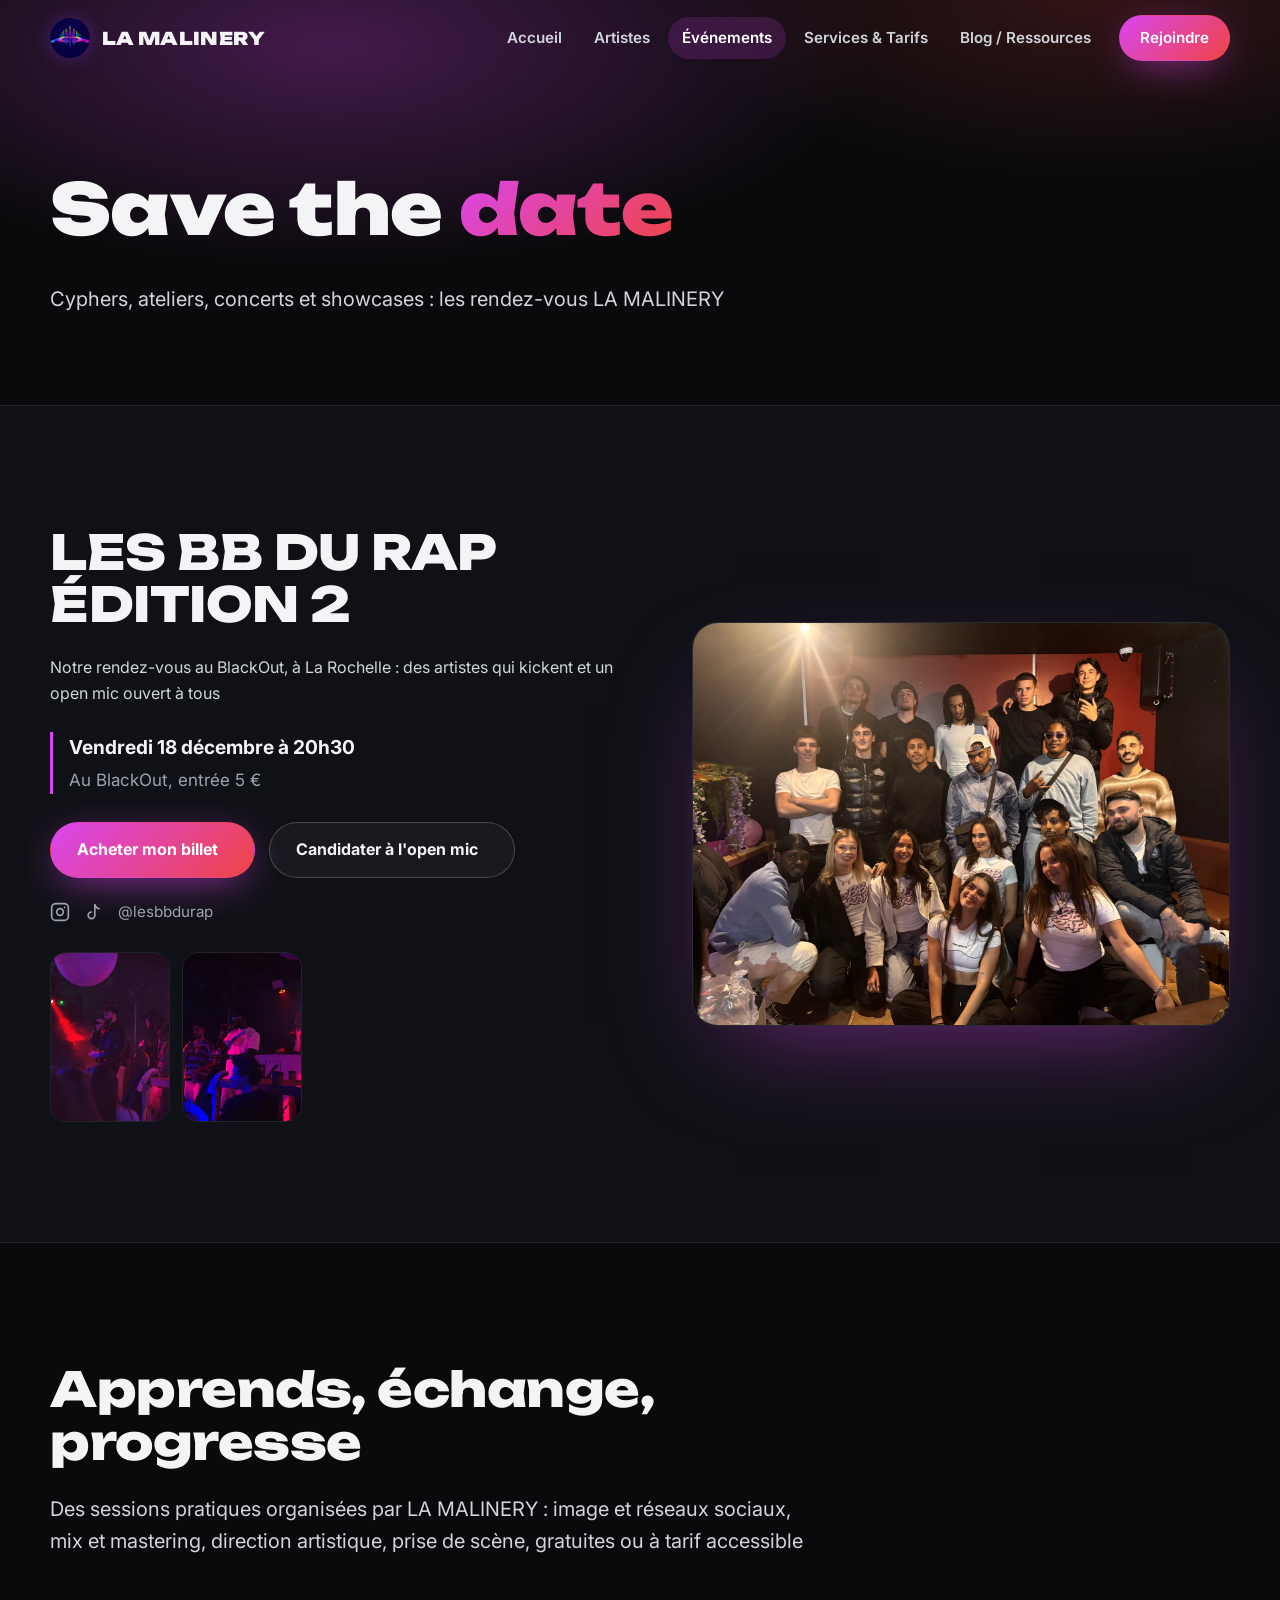
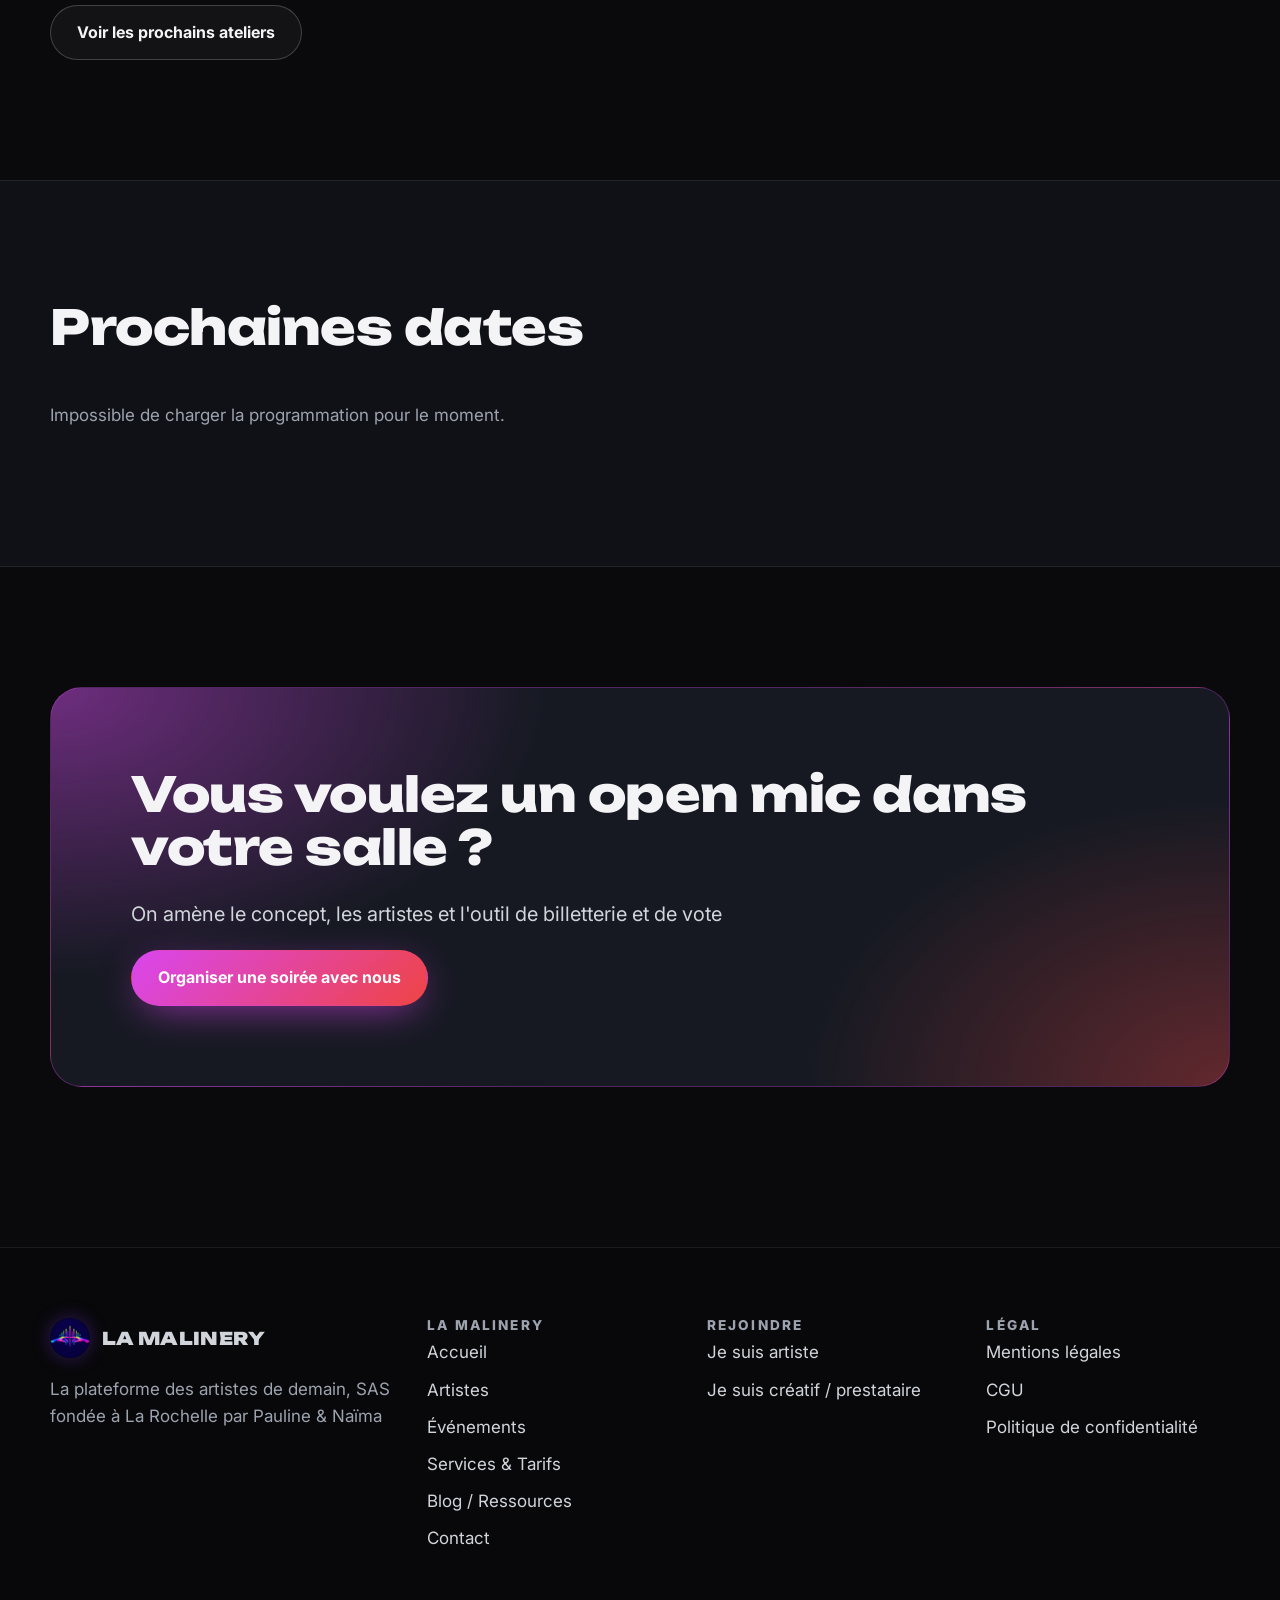
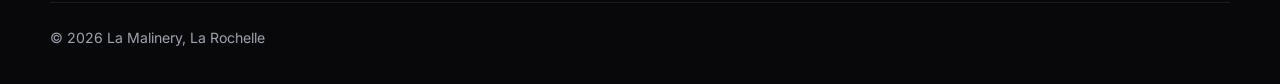
<file: evenements.html>
<!doctype html>
<html lang="fr">
<head>
  <meta charset="utf-8" />
  <meta name="viewport" content="width=device-width, initial-scale=1" />
  <title>Événements · Save the date · La Malinery</title>
  <meta name="description" content="Cyphers, ateliers, concerts et showcases : les rendez-vous LA MALINERY. Les BB du RAP au BlackOut, à La Rochelle, open mic et artistes sur scène." />
  <meta name="theme-color" content="#0a0a0c" />
  <link rel="canonical" href="https://lamalinery.com/evenements.html" />
  <meta property="og:type" content="website" />
  <meta property="og:locale" content="fr_FR" />
  <meta property="og:site_name" content="La Malinery" />
  <meta property="og:title" content="Événements · Save the date · La Malinery" />
  <meta property="og:description" content="Cyphers, ateliers, concerts et showcases : les rendez-vous LA MALINERY. Les BB du RAP au BlackOut, à La Rochelle, open mic et artistes sur scène." />
  <meta property="og:image" content="https://lamalinery.com/assets/img/og-image.jpg" />
  <link rel="icon" href="/assets/img/logo-96.png" type="image/png" />
  <link rel="apple-touch-icon" href="/favicon.png" />
  <link rel="preconnect" href="https://fonts.googleapis.com" />
  <link rel="preconnect" href="https://fonts.gstatic.com" crossorigin />
  <link href="https://fonts.googleapis.com/css2?family=Inter:wght@400;500;600;700;800&family=Unbounded:wght@700;800;900&display=swap" rel="stylesheet" />
  <link rel="stylesheet" href="/assets/css/style.css?v=70402fb7" />
  <style>
    #bb-du-rap .lead { margin-bottom: 26px; font-size: 1rem; }
    .bb-when { display: flex; flex-direction: column; gap: 4px; margin: 0 0 28px; padding-left: 16px; border-left: 3px solid var(--magenta); }
    .bb-when strong { font-size: 1.2rem; color: var(--text); }
    .bb-when span { color: var(--muted); }
    .bb-socials { display: flex; align-items: center; gap: 14px; margin: 22px 0 0; color: var(--muted); font-size: 0.95rem; }
    .bb-socials a { display: inline-flex; color: var(--muted); }
    .bb-socials svg { width: 20px; height: 20px; }
    .bb-socials a:hover, .bb-socials a:focus-visible { color: var(--magenta); }
  </style>
</head>
<body>

<a class="skip" href="#contenu">Aller au contenu</a>
<header class="header">
  <div class="wrap header__inner">
    <a class="brand" href="/" aria-label="La Malinery, accueil"><img src="/assets/img/logo-96.png" alt="" width="40" height="40" />LA MALINERY</a>
    <button class="burger" aria-label="Menu" aria-expanded="false" aria-controls="nav"><span></span><span></span><span></span></button>
    <nav class="nav" id="nav" aria-label="Navigation principale">
      <a href="/">Accueil</a>
      <a href="/artistes.html">Artistes</a>
      <a href="/evenements.html" aria-current="page">Événements</a>
      <a href="/tarifs.html">Services &amp; Tarifs</a>
      <a href="/blog.html">Blog / Ressources</a>
      <a class="btn btn--primary" href="/contact.html?sujet=rejoindre">Rejoindre</a>
    </nav>
  </div>
</header>
<main id="contenu" data-page="evenements" data-version="0">
<section class="page-hero"><div class="wrap"><h1 class="reveal">Save the <span class="grad-text">date</span></h1><p class="lead reveal">Cyphers, ateliers, concerts et showcases : les rendez-vous LA MALINERY</p></div></section>

<section class="section section--alt" id="bb-du-rap"><div class="wrap split"><div><h2 class="reveal">LES BB DU RAP ÉDITION 2</h2><p class="lead reveal">Notre rendez-vous au BlackOut, à La Rochelle : des artistes qui kickent et un open mic ouvert à tous</p><p class="bb-when reveal"><strong>Vendredi 18 décembre à 20h30</strong><span>Au BlackOut, entrée 5 €</span></p><div class="btn-row reveal"><a class="btn btn--primary" href="/billetterie.html">Acheter mon billet <svg viewBox="0 0 24 24" fill="none" stroke="currentColor" stroke-width="2" stroke-linecap="round" stroke-linejoin="round" aria-hidden="true"><path d="M5 12h14M12 5l7 7-7 7"/></svg></a><a class="btn btn--ghost" href="https://malinery.pragmatt.com/candidature/534484e1-a5c2-4c0f-8dcd-4580e2b5f0ce" rel="noopener">Candidater à l'open mic <svg viewBox="0 0 24 24" fill="none" stroke="currentColor" stroke-width="2" stroke-linecap="round" stroke-linejoin="round" aria-hidden="true"><path d="M12 2a3 3 0 0 0-3 3v7a3 3 0 0 0 6 0V5a3 3 0 0 0-3-3z"/><path d="M19 10v2a7 7 0 0 1-14 0v-2M12 19v3"/></svg></a></div><p class="bb-socials reveal"><a href="https://www.instagram.com/lesbbdurap/" target="_blank" rel="noopener" aria-label="Instagram des BB du RAP"><svg viewBox="0 0 24 24" fill="none" stroke="currentColor" stroke-width="2" stroke-linecap="round" stroke-linejoin="round" aria-hidden="true"><rect x="2" y="2" width="20" height="20" rx="5"/><circle cx="12" cy="12" r="4"/><path d="M17.5 6.5h.01"/></svg></a><a href="https://www.tiktok.com/@lesbbdurap" target="_blank" rel="noopener" aria-label="TikTok des BB du RAP"><svg viewBox="0 0 24 24" fill="none" stroke="currentColor" stroke-width="2" stroke-linecap="round" stroke-linejoin="round" aria-hidden="true"><path d="M9 12a4 4 0 1 0 4 4V3c.6 2.6 2.6 4.6 5 5"/></svg></a><span>@lesbbdurap</span></p><div class="thumbs reveal"><img src="/assets/img/photos/bb-du-rap-scene-1.webp" alt="Un artiste sur scène aux BB du RAP" loading="lazy" width="420" height="639" /><img src="/assets/img/photos/bb-du-rap-scene-2.webp" alt="La scène des BB du RAP" loading="lazy" width="420" height="633" /></div></div><figure class="photo reveal"><img src="/assets/img/photos/bb-du-rap-groupe.webp" alt="Les artistes et l'équipe d'une soirée Les BB du RAP" loading="lazy" width="1600" height="1200" /></figure></div></section>

<section class="section" id="ateliers"><div class="wrap"><div class="section-head reveal"><h2>Apprends, échange, progresse</h2><p class="lead">Des sessions pratiques organisées par LA MALINERY : image et réseaux sociaux, mix et mastering, direction artistique, prise de scène, gratuites ou à tarif accessible</p></div><div class="btn-row reveal"><a class="btn btn--ghost" href="#agenda">Voir les prochains ateliers</a></div></div></section>

<section class="section section--alt" id="agenda"><div class="wrap"><div class="section-head reveal"><h2>Prochaines dates</h2></div><div class="events" data-events="8" data-sans-lien></div></div></section>

<section class="section"><div class="wrap"><div class="cta reveal"><h2>Vous voulez un open mic dans votre salle ?</h2><p class="lead">On amène le concept, les artistes et l'outil de billetterie et de vote</p><div class="btn-row"><a class="btn btn--primary" href="/contact.html?sujet=partenariat">Organiser une soirée avec nous</a></div></div></div></section>
</main>

<footer class="footer">
  <div class="wrap">
    <div class="footer__grid">
      <div>
        <a class="brand" href="/"><img src="/assets/img/logo-96.png" alt="" width="40" height="40" />LA MALINERY</a>
        <p class="muted" style="margin-top:18px;max-width:34ch" data-pied>La plateforme des artistes de demain, SAS fondée à La Rochelle par Pauline &amp; Naïma</p>
      </div>
      <div>
        <h4>La Malinery</h4>
        <ul>
          <li><a href="/">Accueil</a></li>
          <li><a href="/artistes.html">Artistes</a></li>
          <li><a href="/evenements.html">Événements</a></li>
          <li><a href="/tarifs.html">Services &amp; Tarifs</a></li>
          <li><a href="/blog.html">Blog / Ressources</a></li>
          <li><a href="/contact.html">Contact</a></li>
        </ul>
      </div>
      <div>
        <h4>Rejoindre</h4>
        <ul>
          <li><a href="/contact.html?sujet=rejoindre&amp;profil=artiste">Je suis artiste</a></li>
          <li><a href="/contact.html?sujet=rejoindre&amp;profil=creatif">Je suis créatif / prestataire</a></li>
        </ul>
      </div>
      <div>
        <h4>Légal</h4>
        <ul>
          <li><a href="/mentions-legales.html">Mentions légales</a></li>
          <li><a href="/cgu.html">CGU</a></li>
          <li><a href="/confidentialite.html">Politique de confidentialité</a></li>
        </ul>
      </div>
    </div>
    <div class="footer__bottom">
      <span>© <span data-year>2026</span> La Malinery, La Rochelle</span>
    </div>
  </div>
</footer>
<script>window.MALINERY = {"base":"https://eqeaxpjyxflxysthggng.supabase.co","cle":"eyJhbGciOiJIUzI1NiIsInR5cCI6IkpXVCJ9.eyJpc3MiOiJzdXBhYmFzZSIsInJlZiI6ImVxZWF4cGp5eGZseHlzdGhnZ25nIiwicm9sZSI6ImFub24iLCJpYXQiOjE3OTMxMjc2OTMsImV4cCI6MjEwODcwMzY5M30.zZ5yZODOLVkq4Ppq7OYs-X2wbZlOANYhPqPIevu6ylg","app":"https://malinery.pragmatt.com"};</script>
<script src="/assets/js/blocs.js?v=3dc99b87" defer></script>
<script src="/assets/js/main.js?v=texte1" defer></script>
</body>
</html>
</file>
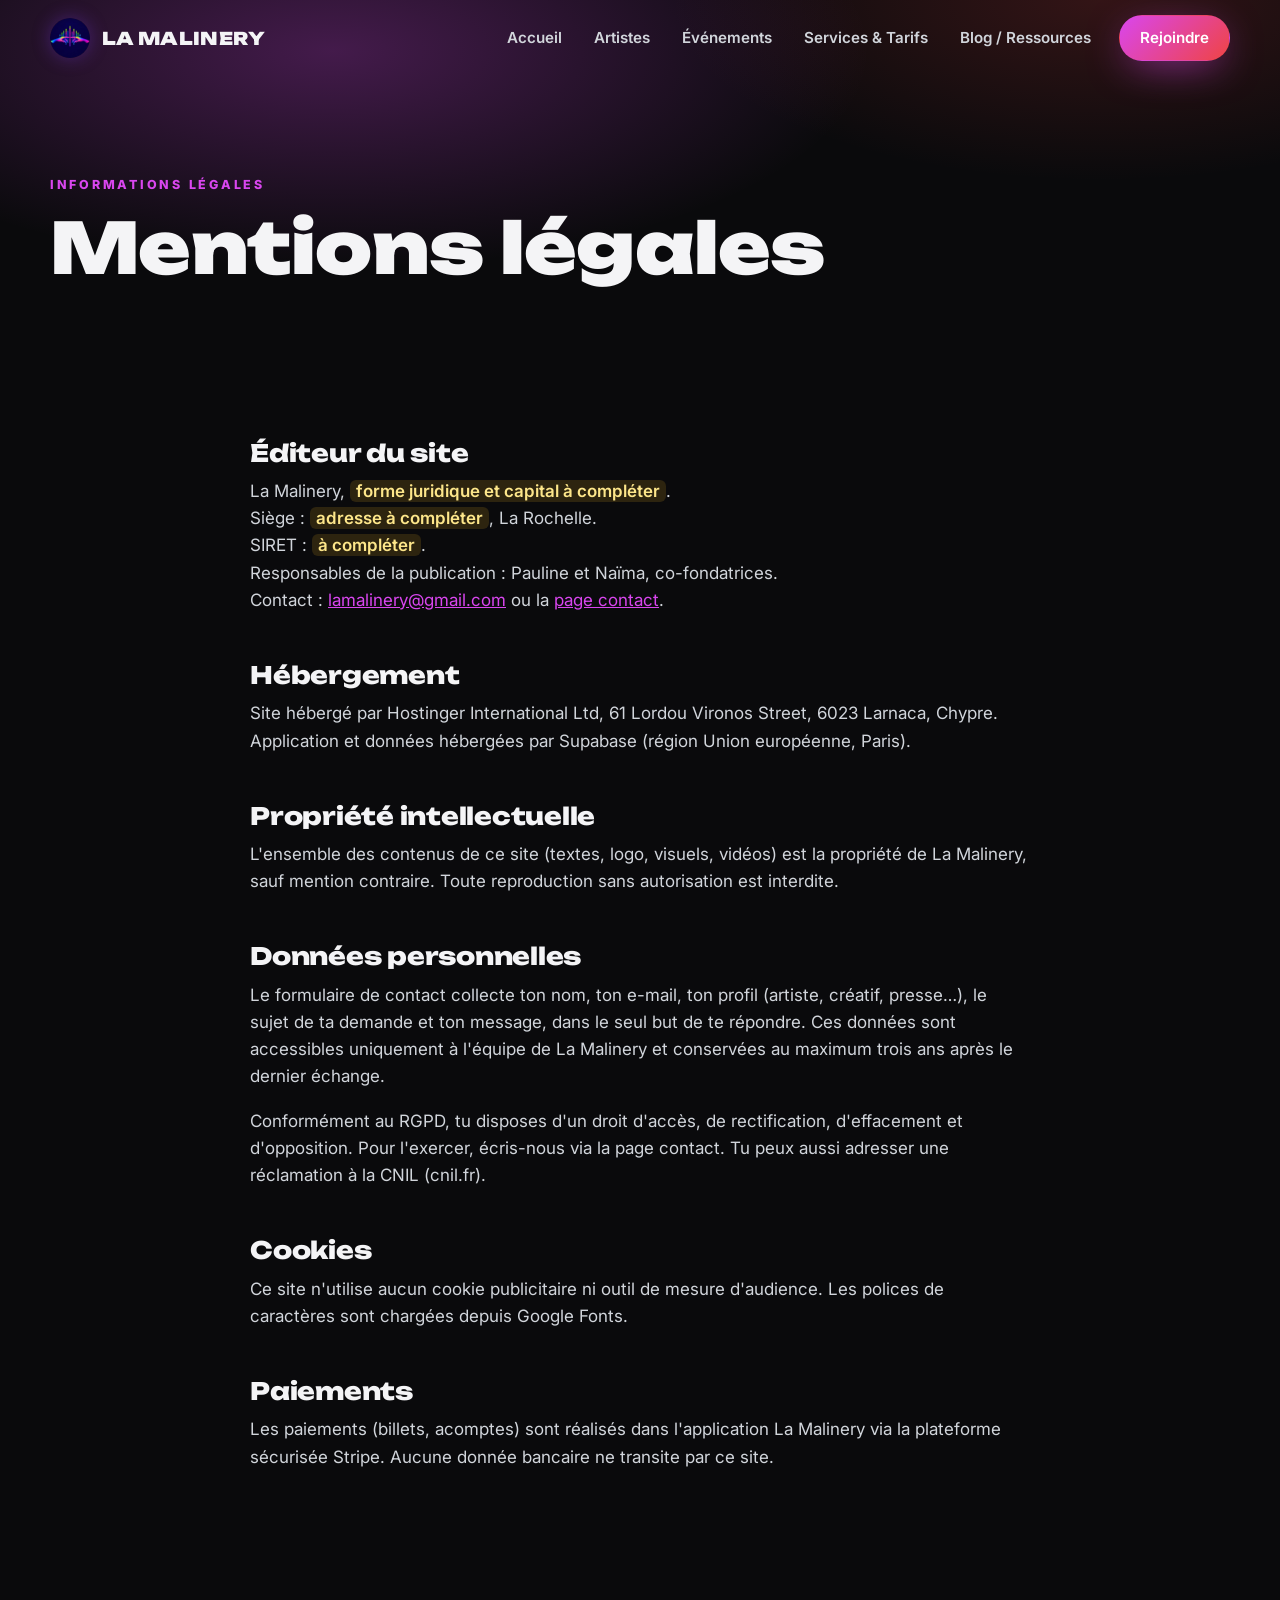
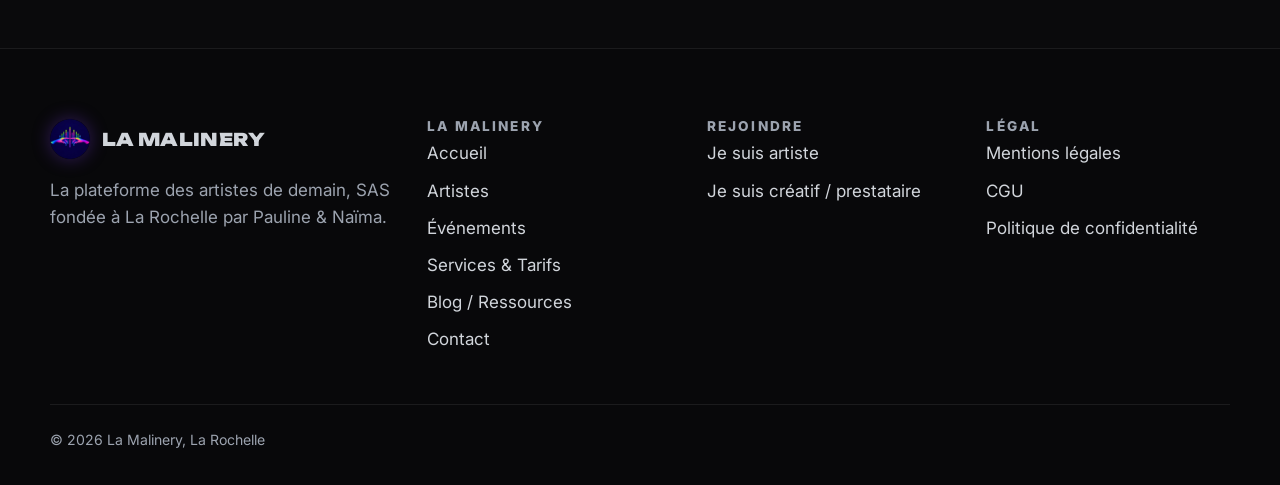
<file: mentions-legales.html>
<!doctype html>
<html lang="fr">
<head>
  <meta charset="utf-8" />
  <meta name="viewport" content="width=device-width, initial-scale=1" />
  <title>Mentions légales · La Malinery</title>
  <meta name="description" content="Mentions légales et politique de confidentialité du site La Malinery." />
  <meta name="theme-color" content="#0a0a0c" />
  <link rel="canonical" href="https://lamalinery.com/mentions-legales.html" />
  <meta property="og:type" content="website" />
  <meta property="og:locale" content="fr_FR" />
  <meta property="og:site_name" content="La Malinery" />
  <meta property="og:title" content="Mentions légales · La Malinery" />
  <meta property="og:description" content="Mentions légales et politique de confidentialité du site La Malinery." />
  <meta property="og:image" content="https://lamalinery.com/assets/img/og-image.jpg" />
  <link rel="icon" href="/assets/img/logo-96.png" type="image/png" />
  <link rel="apple-touch-icon" href="/favicon.png" />
  <link rel="preconnect" href="https://fonts.googleapis.com" />
  <link rel="preconnect" href="https://fonts.gstatic.com" crossorigin />
  <link href="https://fonts.googleapis.com/css2?family=Inter:wght@400;500;600;700;800&family=Unbounded:wght@700;800;900&display=swap" rel="stylesheet" />
  <link rel="stylesheet" href="/assets/css/style.css?v=70402fb7" />
</head>
<body>

<a class="skip" href="#contenu">Aller au contenu</a>
<header class="header">
  <div class="wrap header__inner">
    <a class="brand" href="/" aria-label="La Malinery, accueil"><img src="/assets/img/logo-96.png" alt="" width="40" height="40" />LA MALINERY</a>
    <button class="burger" aria-label="Menu" aria-expanded="false" aria-controls="nav"><span></span><span></span><span></span></button>
    <nav class="nav" id="nav" aria-label="Navigation principale">
      <a href="/">Accueil</a>
      <a href="/artistes.html">Artistes</a>
      <a href="/evenements.html">Événements</a>
      <a href="/tarifs.html">Services &amp; Tarifs</a>
      <a href="/blog.html">Blog / Ressources</a>
      <a class="btn btn--primary" href="/contact.html?sujet=rejoindre">Rejoindre</a>
    </nav>
  </div>
</header>
<main id="contenu">
<section class="page-hero">
  <div class="wrap"><span class="kicker">Informations légales</span><h1>Mentions légales</h1></div>
</section>
<section class="section" style="padding-top:0">
  <div class="wrap prose">
    <h2>Éditeur du site</h2>
    <p>La Malinery, <span class="todo">forme juridique et capital à compléter</span>.<br />Siège : <span class="todo">adresse à compléter</span>, La Rochelle.<br />SIRET : <span class="todo">à compléter</span>.<br />Responsables de la publication : Pauline et Naïma, co-fondatrices.<br />Contact : <a class="accent" href="mailto:lamalinery@gmail.com">lamalinery@gmail.com</a> ou la <a class="accent" href="/contact.html">page contact</a>.</p>

    <h2>Hébergement</h2>
    <p>Site hébergé par Hostinger International Ltd, 61 Lordou Vironos Street, 6023 Larnaca, Chypre. Application et données hébergées par Supabase (région Union européenne, Paris).</p>

    <h2>Propriété intellectuelle</h2>
    <p>L'ensemble des contenus de ce site (textes, logo, visuels, vidéos) est la propriété de La Malinery, sauf mention contraire. Toute reproduction sans autorisation est interdite.</p>

    <h2>Données personnelles</h2>
    <p>Le formulaire de contact collecte ton nom, ton e-mail, ton profil (artiste, créatif, presse…), le sujet de ta demande et ton message, dans le seul but de te répondre. Ces données sont accessibles uniquement à l'équipe de La Malinery et conservées au maximum trois ans après le dernier échange.</p>
    <p>Conformément au RGPD, tu disposes d'un droit d'accès, de rectification, d'effacement et d'opposition. Pour l'exercer, écris-nous via la page contact. Tu peux aussi adresser une réclamation à la CNIL (cnil.fr).</p>

    <h2>Cookies</h2>
    <p>Ce site n'utilise aucun cookie publicitaire ni outil de mesure d'audience. Les polices de caractères sont chargées depuis Google Fonts.</p>

    <h2>Paiements</h2>
    <p>Les paiements (billets, acomptes) sont réalisés dans l'application La Malinery via la plateforme sécurisée Stripe. Aucune donnée bancaire ne transite par ce site.</p>
  </div>
</section>

</main>

<footer class="footer">
  <div class="wrap">
    <div class="footer__grid">
      <div>
        <a class="brand" href="/"><img src="/assets/img/logo-96.png" alt="" width="40" height="40" />LA MALINERY</a>
        <p class="muted" style="margin-top:18px;max-width:34ch" data-pied>La plateforme des artistes de demain, SAS fondée à La Rochelle par Pauline &amp; Naïma.</p>
      </div>
      <div>
        <h4>La Malinery</h4>
        <ul>
          <li><a href="/">Accueil</a></li>
          <li><a href="/artistes.html">Artistes</a></li>
          <li><a href="/evenements.html">Événements</a></li>
          <li><a href="/tarifs.html">Services &amp; Tarifs</a></li>
          <li><a href="/blog.html">Blog / Ressources</a></li>
          <li><a href="/contact.html">Contact</a></li>
        </ul>
      </div>
      <div>
        <h4>Rejoindre</h4>
        <ul>
          <li><a href="/contact.html?sujet=rejoindre&amp;profil=artiste">Je suis artiste</a></li>
          <li><a href="/contact.html?sujet=rejoindre&amp;profil=creatif">Je suis créatif / prestataire</a></li>
        </ul>
      </div>
      <div>
        <h4>Légal</h4>
        <ul>
          <li><a href="/mentions-legales.html">Mentions légales</a></li>
          <li><a href="/cgu.html">CGU</a></li>
          <li><a href="/confidentialite.html">Politique de confidentialité</a></li>
        </ul>
      </div>
    </div>
    <div class="footer__bottom">
      <span>© <span data-year>2026</span> La Malinery, La Rochelle</span>
    </div>
  </div>
</footer>
<script>window.MALINERY = {"base":"https://eqeaxpjyxflxysthggng.supabase.co","cle":"eyJhbGciOiJIUzI1NiIsInR5cCI6IkpXVCJ9.eyJpc3MiOiJzdXBhYmFzZSIsInJlZiI6ImVxZWF4cGp5eGZseHlzdGhnZ25nIiwicm9sZSI6ImFub24iLCJpYXQiOjE3OTMxMjc2OTMsImV4cCI6MjEwODcwMzY5M30.zZ5yZODOLVkq4Ppq7OYs-X2wbZlOANYhPqPIevu6ylg","app":"https://malinery.pragmatt.com"};</script>
<script src="/assets/js/blocs.js?v=3dc99b87" defer></script>
<script src="/assets/js/main.js?v=texte1" defer></script>
</body>
</html>
</file>
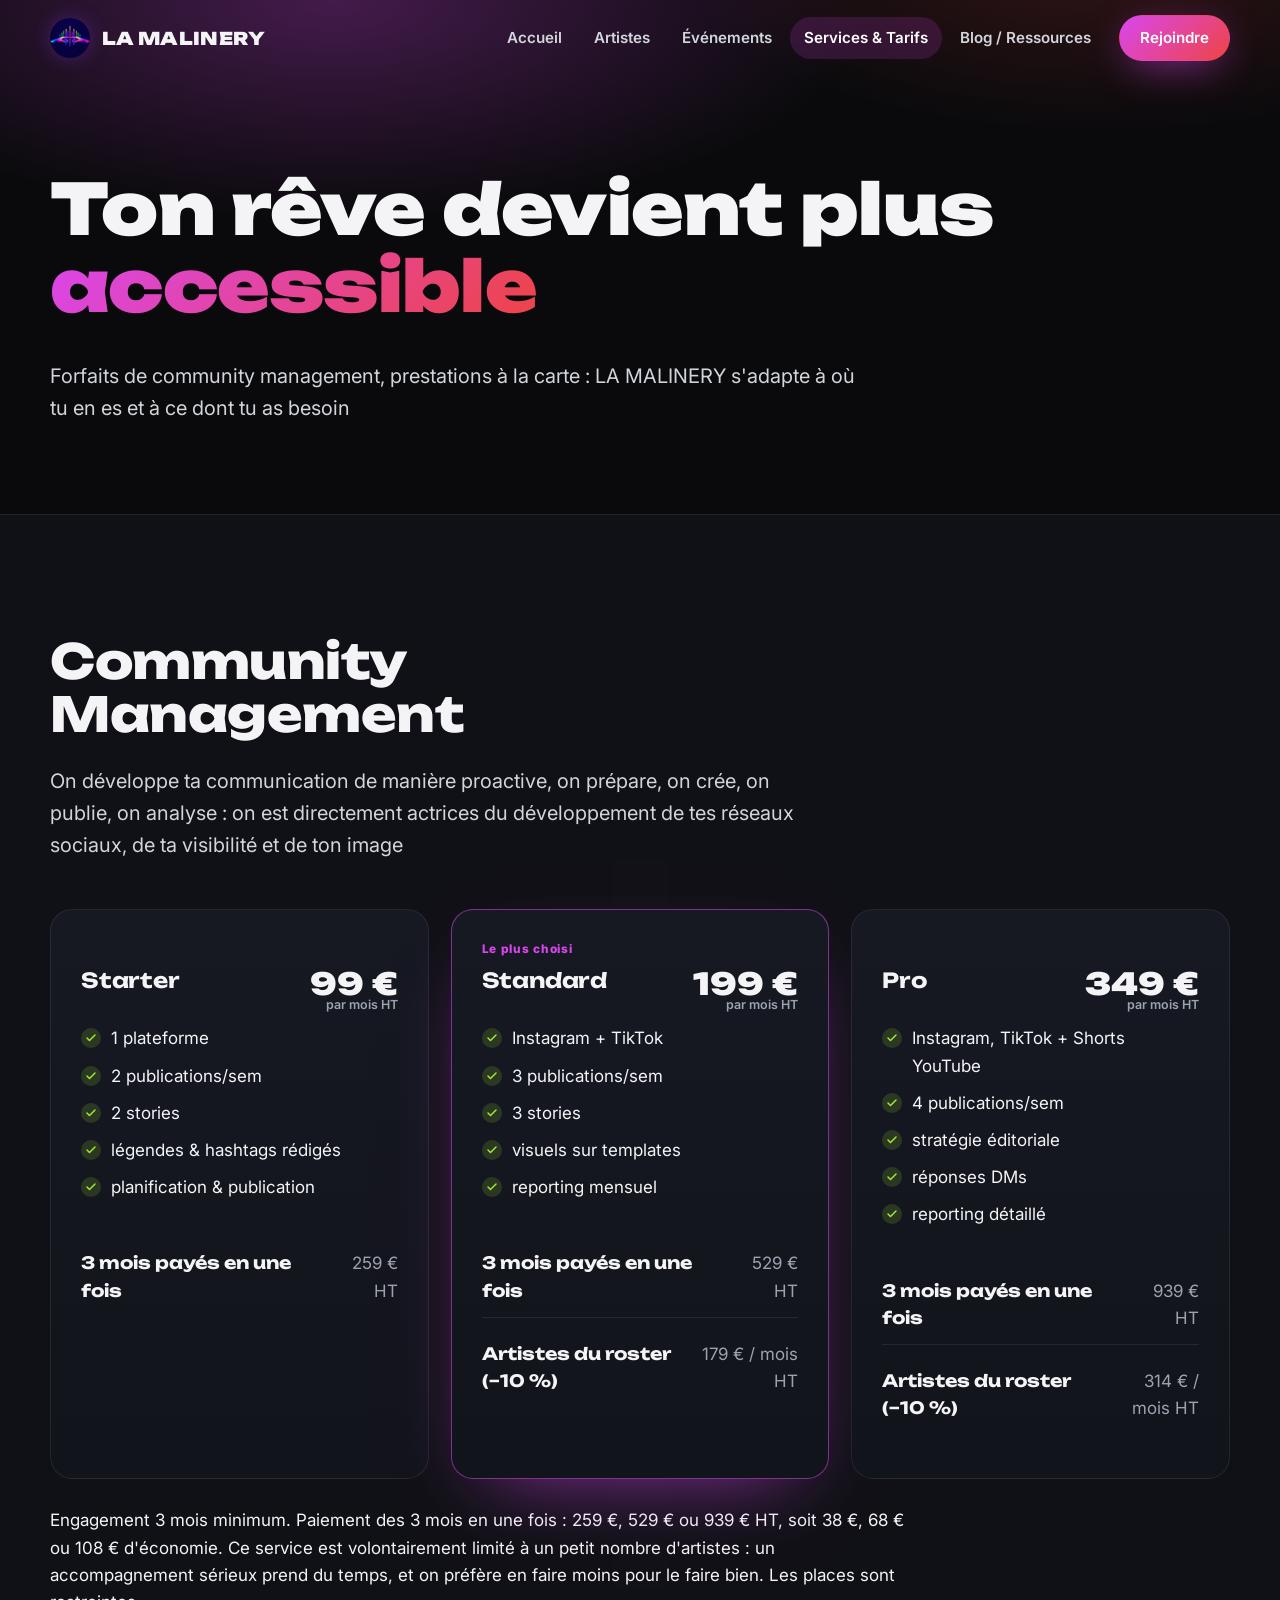
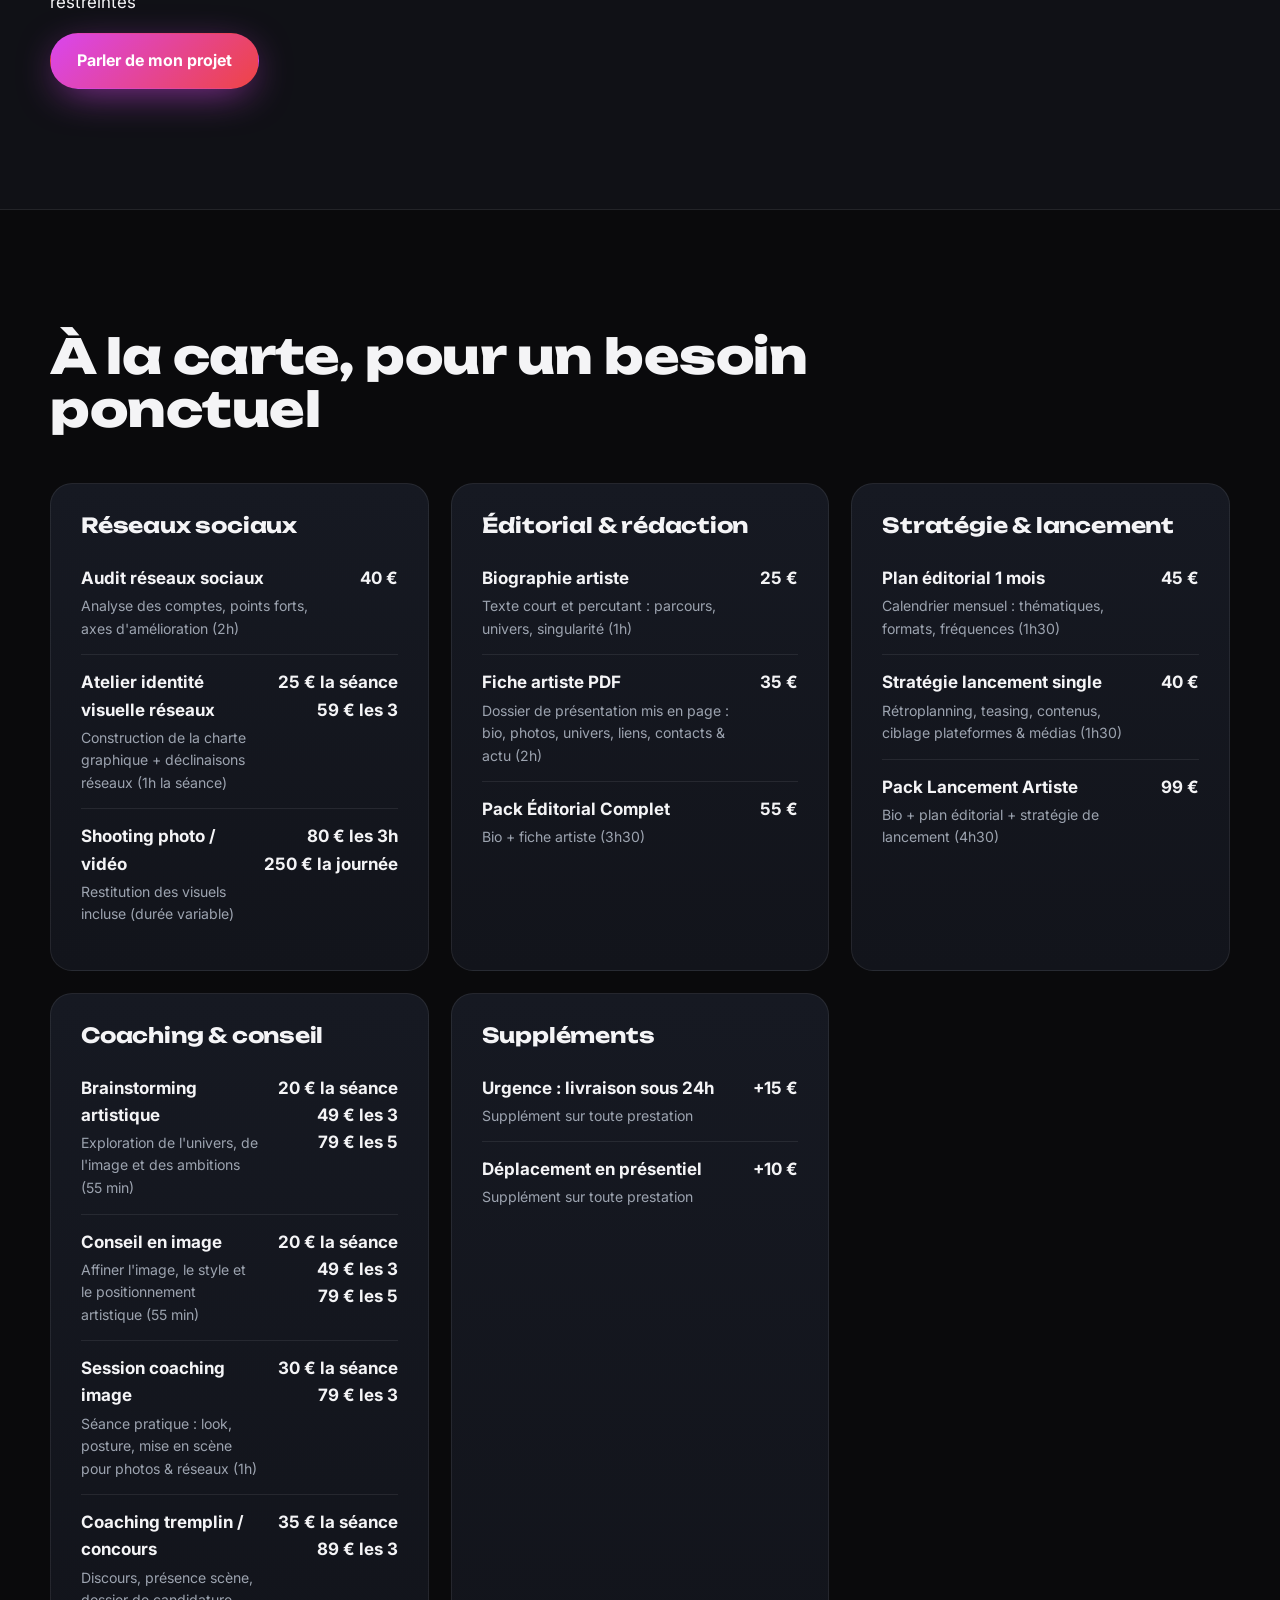
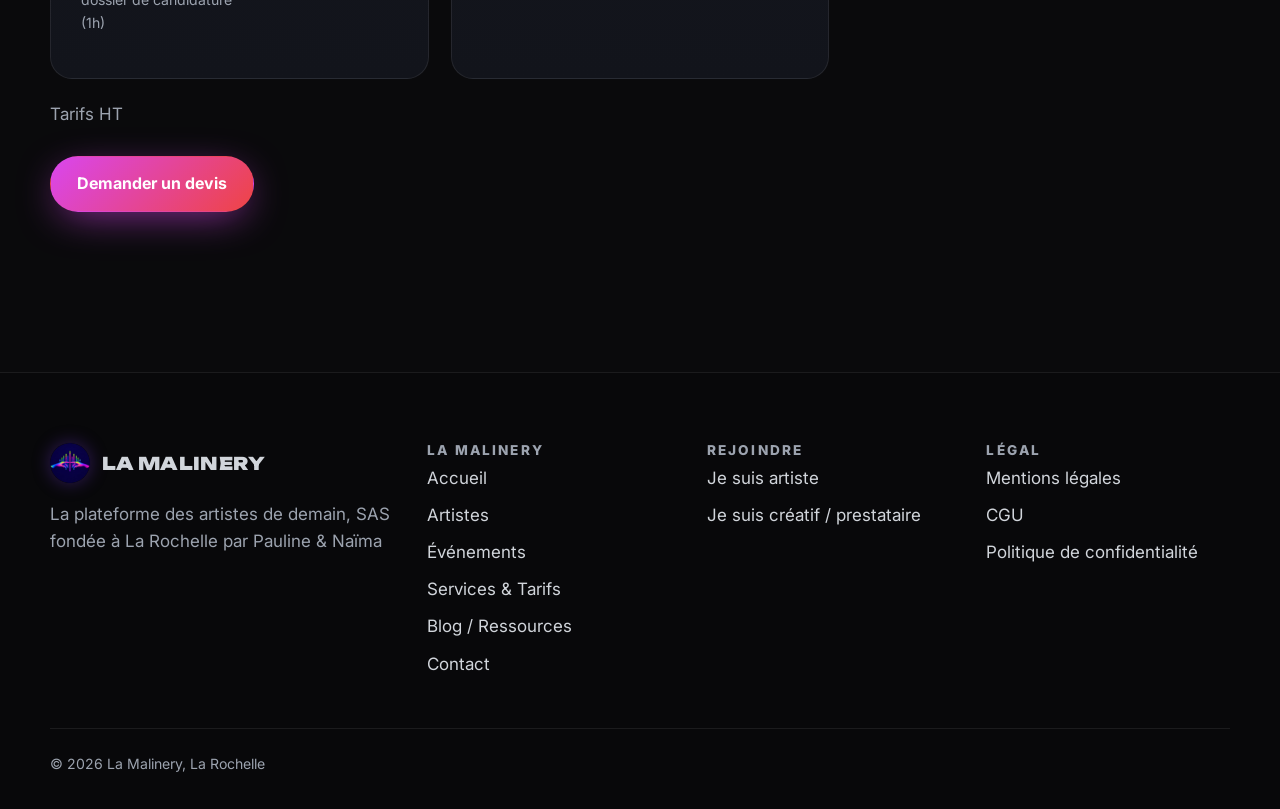
<file: tarifs.html>
<!doctype html>
<html lang="fr">
<head>
  <meta charset="utf-8" />
  <meta name="viewport" content="width=device-width, initial-scale=1" />
  <title>Services &amp; Tarifs · La Malinery</title>
  <meta name="description" content="Forfaits de community management et prestations à la carte : les services et les tarifs de LA MALINERY." />
  <meta name="theme-color" content="#0a0a0c" />
  <link rel="canonical" href="https://lamalinery.com/tarifs.html" />
  <meta property="og:type" content="website" />
  <meta property="og:locale" content="fr_FR" />
  <meta property="og:site_name" content="La Malinery" />
  <meta property="og:title" content="Services &amp; Tarifs · La Malinery" />
  <meta property="og:description" content="Forfaits de community management et prestations à la carte : les services et les tarifs de LA MALINERY." />
  <meta property="og:image" content="https://lamalinery.com/assets/img/og-image.jpg" />
  <link rel="icon" href="/assets/img/logo-96.png" type="image/png" />
  <link rel="apple-touch-icon" href="/favicon.png" />
  <link rel="preconnect" href="https://fonts.googleapis.com" />
  <link rel="preconnect" href="https://fonts.gstatic.com" crossorigin />
  <link href="https://fonts.googleapis.com/css2?family=Inter:wght@400;500;600;700;800&family=Unbounded:wght@700;800;900&display=swap" rel="stylesheet" />
  <link rel="stylesheet" href="/assets/css/style.css?v=70402fb7" />
</head>
<body>

<a class="skip" href="#contenu">Aller au contenu</a>
<header class="header">
  <div class="wrap header__inner">
    <a class="brand" href="/" aria-label="La Malinery, accueil"><img src="/assets/img/logo-96.png" alt="" width="40" height="40" />LA MALINERY</a>
    <button class="burger" aria-label="Menu" aria-expanded="false" aria-controls="nav"><span></span><span></span><span></span></button>
    <nav class="nav" id="nav" aria-label="Navigation principale">
      <a href="/">Accueil</a>
      <a href="/artistes.html">Artistes</a>
      <a href="/evenements.html">Événements</a>
      <a href="/tarifs.html" aria-current="page">Services &amp; Tarifs</a>
      <a href="/blog.html">Blog / Ressources</a>
      <a class="btn btn--primary" href="/contact.html?sujet=rejoindre">Rejoindre</a>
    </nav>
  </div>
</header>
<main id="contenu" data-page="tarifs" data-version="0">
<section class="page-hero"><div class="wrap"><h1 class="reveal">Ton rêve devient plus <span class="grad-text">accessible</span></h1><p class="lead reveal">Forfaits de community management, prestations à la carte : LA MALINERY s'adapte à où tu en es et à ce dont tu as besoin</p></div></section>

<section class="section section--alt" id="community-management"><div class="wrap"><div class="section-head reveal"><h2>Community Management</h2><p class="lead">On développe ta communication de manière proactive, on prépare, on crée, on publie, on analyse : on est directement actrices du développement de tes réseaux sociaux, de ta visibilité et de ton image</p></div><div class="grid grid--3"><article class="card offer reveal">
        <p class="offer__flag">&nbsp;</p>
        <div class="offer__head"><h3>Starter</h3><div class="offer__price">99 €<small>par mois HT</small></div></div>
        <ul class="checklist"><li>1 plateforme</li><li>2 publications/sem</li><li>2 stories</li><li>légendes &amp; hashtags rédigés</li><li>planification &amp; publication</li></ul>
        <ul class="tier-list">
          <li><b>3 mois payés en une fois</b><span>259 € HT</span></li>
        </ul>
      </article><article class="card offer offer--featured reveal">
        <p class="offer__flag">Le plus choisi</p>
        <div class="offer__head"><h3>Standard</h3><div class="offer__price">199 €<small>par mois HT</small></div></div>
        <ul class="checklist"><li>Instagram + TikTok</li><li>3 publications/sem</li><li>3 stories</li><li>visuels sur templates</li><li>reporting mensuel</li></ul>
        <ul class="tier-list">
          <li><b>3 mois payés en une fois</b><span>529 € HT</span></li><li><b>Artistes du roster (−10 %)</b><span>179 € / mois HT</span></li>
        </ul>
      </article><article class="card offer reveal">
        <p class="offer__flag">&nbsp;</p>
        <div class="offer__head"><h3>Pro</h3><div class="offer__price">349 €<small>par mois HT</small></div></div>
        <ul class="checklist"><li>Instagram, TikTok + Shorts YouTube</li><li>4 publications/sem</li><li>stratégie éditoriale</li><li>réponses DMs</li><li>reporting détaillé</li></ul>
        <ul class="tier-list">
          <li><b>3 mois payés en une fois</b><span>939 € HT</span></li><li><b>Artistes du roster (−10 %)</b><span>314 € / mois HT</span></li>
        </ul>
      </article></div><p class="reveal" style="margin-top:28px;max-width:860px">Engagement 3 mois minimum. Paiement des 3 mois en une fois : 259 €, 529 € ou 939 € HT, soit 38 €, 68 € ou 108 € d'économie. Ce service est volontairement limité à un petit nombre d'artistes : un accompagnement sérieux prend du temps, et on préfère en faire moins pour le faire bien. Les places sont restreintes</p><div class="btn-row reveal"><a class="btn btn--primary" href="/contact.html?sujet=devis">Parler de mon projet</a></div></div></section>

<section class="section" id="a-la-carte"><div class="wrap"><div class="section-head reveal"><h2>À la carte, pour un besoin ponctuel</h2></div><div class="grid grid--2"><article class="card reveal">
        <h3>Réseaux sociaux</h3>
        <ul class="menu"><li><div><b>Audit réseaux sociaux</b><span>Analyse des comptes, points forts, axes d'amélioration (2h)</span></div><em>40 €</em></li><li><div><b>Atelier identité visuelle réseaux</b><span>Construction de la charte graphique + déclinaisons réseaux (1h la séance)</span></div><em>25 € la séance<br>59 € les 3</em></li><li><div><b>Shooting photo / vidéo</b><span>Restitution des visuels incluse (durée variable)</span></div><em>80 € les 3h<br>250 € la journée</em></li></ul>
      </article><article class="card reveal">
        <h3>Éditorial &amp; rédaction</h3>
        <ul class="menu"><li><div><b>Biographie artiste</b><span>Texte court et percutant : parcours, univers, singularité (1h)</span></div><em>25 €</em></li><li><div><b>Fiche artiste PDF</b><span>Dossier de présentation mis en page : bio, photos, univers, liens, contacts &amp; actu (2h)</span></div><em>35 €</em></li><li><div><b>Pack Éditorial Complet</b><span>Bio + fiche artiste (3h30)</span></div><em>55 €</em></li></ul>
      </article><article class="card reveal">
        <h3>Stratégie &amp; lancement</h3>
        <ul class="menu"><li><div><b>Plan éditorial 1 mois</b><span>Calendrier mensuel : thématiques, formats, fréquences (1h30)</span></div><em>45 €</em></li><li><div><b>Stratégie lancement single</b><span>Rétroplanning, teasing, contenus, ciblage plateformes &amp; médias (1h30)</span></div><em>40 €</em></li><li><div><b>Pack Lancement Artiste</b><span>Bio + plan éditorial + stratégie de lancement (4h30)</span></div><em>99 €</em></li></ul>
      </article><article class="card reveal">
        <h3>Coaching &amp; conseil</h3>
        <ul class="menu"><li><div><b>Brainstorming artistique</b><span>Exploration de l'univers, de l'image et des ambitions (55 min)</span></div><em>20 € la séance<br>49 € les 3<br>79 € les 5</em></li><li><div><b>Conseil en image</b><span>Affiner l'image, le style et le positionnement artistique (55 min)</span></div><em>20 € la séance<br>49 € les 3<br>79 € les 5</em></li><li><div><b>Session coaching image</b><span>Séance pratique : look, posture, mise en scène pour photos &amp; réseaux (1h)</span></div><em>30 € la séance<br>79 € les 3</em></li><li><div><b>Coaching tremplin / concours</b><span>Discours, présence scène, dossier de candidature (1h)</span></div><em>35 € la séance<br>89 € les 3</em></li></ul>
      </article><article class="card reveal">
        <h3>Suppléments</h3>
        <ul class="menu"><li><div><b>Urgence : livraison sous 24h</b><span>Supplément sur toute prestation</span></div><em>+15 €</em></li><li><div><b>Déplacement en présentiel</b><span>Supplément sur toute prestation</span></div><em>+10 €</em></li></ul>
      </article></div><p class="muted reveal" style="margin-top:22px">Tarifs HT</p><div class="btn-row reveal" style="margin-top:28px"><a class="btn btn--primary" href="/contact.html?sujet=devis">Demander un devis</a></div></div></section>
</main>

<footer class="footer">
  <div class="wrap">
    <div class="footer__grid">
      <div>
        <a class="brand" href="/"><img src="/assets/img/logo-96.png" alt="" width="40" height="40" />LA MALINERY</a>
        <p class="muted" style="margin-top:18px;max-width:34ch" data-pied>La plateforme des artistes de demain, SAS fondée à La Rochelle par Pauline &amp; Naïma</p>
      </div>
      <div>
        <h4>La Malinery</h4>
        <ul>
          <li><a href="/">Accueil</a></li>
          <li><a href="/artistes.html">Artistes</a></li>
          <li><a href="/evenements.html">Événements</a></li>
          <li><a href="/tarifs.html">Services &amp; Tarifs</a></li>
          <li><a href="/blog.html">Blog / Ressources</a></li>
          <li><a href="/contact.html">Contact</a></li>
        </ul>
      </div>
      <div>
        <h4>Rejoindre</h4>
        <ul>
          <li><a href="/contact.html?sujet=rejoindre&amp;profil=artiste">Je suis artiste</a></li>
          <li><a href="/contact.html?sujet=rejoindre&amp;profil=creatif">Je suis créatif / prestataire</a></li>
        </ul>
      </div>
      <div>
        <h4>Légal</h4>
        <ul>
          <li><a href="/mentions-legales.html">Mentions légales</a></li>
          <li><a href="/cgu.html">CGU</a></li>
          <li><a href="/confidentialite.html">Politique de confidentialité</a></li>
        </ul>
      </div>
    </div>
    <div class="footer__bottom">
      <span>© <span data-year>2026</span> La Malinery, La Rochelle</span>
    </div>
  </div>
</footer>
<script>window.MALINERY = {"base":"https://eqeaxpjyxflxysthggng.supabase.co","cle":"eyJhbGciOiJIUzI1NiIsInR5cCI6IkpXVCJ9.eyJpc3MiOiJzdXBhYmFzZSIsInJlZiI6ImVxZWF4cGp5eGZseHlzdGhnZ25nIiwicm9sZSI6ImFub24iLCJpYXQiOjE3OTMxMjc2OTMsImV4cCI6MjEwODcwMzY5M30.zZ5yZODOLVkq4Ppq7OYs-X2wbZlOANYhPqPIevu6ylg","app":"https://malinery.pragmatt.com"};</script>
<script src="/assets/js/blocs.js?v=3dc99b87" defer></script>
<script src="/assets/js/main.js?v=texte1" defer></script>
</body>
</html>
</file>
<file: assets/css/style.css>
/* La Malinery — site vitrine. Mêmes couleurs que l'application. */
:root {
  --bg: #0a0a0c;
  --bg-2: #101116;
  --card: #161922;
  --card-2: #1f242d;
  --line: rgba(255, 255, 255, 0.08);
  --text: #f4f4f6;
  --muted: #9ca3af;
  --magenta: #d946ef;
  --red: #ef4444;
  --cyan: #22d3ee;
  --lime: #a3e635;
  --amber: #fbbf24;
  --grad: linear-gradient(135deg, var(--magenta), var(--red));
  --grad-logo: linear-gradient(90deg, #22d3ee, #a3e635 35%, #d946ef 65%, #ef4444);
  --radius: 22px;
  --display: "Unbounded", system-ui, sans-serif;
  --sans: "Inter", system-ui, -apple-system, "Segoe UI", sans-serif;
  --wrap: 1180px;
  color-scheme: dark;
}

*,
*::before,
*::after { box-sizing: border-box; }
html { scroll-behavior: smooth; -webkit-text-size-adjust: 100%; overflow-x: clip; }
body {
  margin: 0;
  background: var(--bg);
  color: var(--text);
  font-family: var(--sans);
  font-size: 17px;
  line-height: 1.6;
  overflow-x: clip;
}
img, video { max-width: 100%; display: block; }
a { color: inherit; }
h1, h2, h3, h4 { font-family: var(--display); line-height: 1.1; margin: 0 0 0.5em; letter-spacing: -0.01em; }
h1 { font-size: clamp(2.3rem, 6.4vw, 5.2rem); font-weight: 900; }
h2 { font-size: clamp(1.8rem, 4vw, 3rem); font-weight: 800; }
h3 { font-size: 1.3rem; font-weight: 700; }
p { margin: 0 0 1em; }
.muted { color: var(--muted); }
.accent { color: var(--magenta); }
.grad-text { background: var(--grad); -webkit-background-clip: text; background-clip: text; color: transparent; }
.wrap { width: min(var(--wrap), 100% - 32px); margin-inline: auto; }
.section { padding: clamp(64px, 10vw, 120px) 0; position: relative; }
.section--alt { background: var(--bg-2); border-block: 1px solid var(--line); }
.kicker {
  display: inline-block;
  font-size: 0.78rem;
  font-weight: 800;
  letter-spacing: 0.22em;
  text-transform: uppercase;
  color: var(--magenta);
  margin-bottom: 14px;
}
.lead { font-size: clamp(1.05rem, 1.6vw, 1.25rem); color: #d1d5db; max-width: 62ch; }
.section-head { max-width: 760px; margin-bottom: 48px; }
.center { text-align: center; margin-inline: auto; }
.skip { position: absolute; left: -999px; top: 8px; background: var(--magenta); color: #fff; padding: 8px 14px; border-radius: 8px; z-index: 100; }
.skip:focus { left: 8px; }
:focus-visible { outline: 2px solid var(--magenta); outline-offset: 3px; border-radius: 6px; }

/* Boutons */
.btn {
  display: inline-flex;
  align-items: center;
  justify-content: center;
  gap: 10px;
  padding: 14px 26px;
  border-radius: 999px;
  font-weight: 700;
  font-size: 1rem;
  text-decoration: none;
  border: 1px solid transparent;
  cursor: pointer;
  transition: transform 0.2s, box-shadow 0.2s, background 0.2s;
  white-space: nowrap;
  font-family: var(--sans);
}
.btn:hover { transform: translateY(-2px); }
.btn--primary { background: var(--grad); color: #fff; box-shadow: 0 10px 40px -10px rgba(217, 70, 239, 0.7); }
.btn--primary:hover { box-shadow: 0 14px 50px -8px rgba(217, 70, 239, 0.9); }
.btn--ghost { border-color: rgba(255, 255, 255, 0.2); color: var(--text); background: rgba(255, 255, 255, 0.04); }
.btn--ghost:hover { border-color: var(--magenta); }
.btn-row { display: flex; flex-wrap: wrap; gap: 14px; }

/* En-tête */
.header {
  position: fixed;
  inset: 0 0 auto;
  z-index: 50;
  transition: background 0.3s, border-color 0.3s;
  border-bottom: 1px solid transparent;
}
.header.is-scrolled, .header.is-open { background: rgba(10, 10, 12, 0.86); backdrop-filter: blur(14px); border-color: var(--line); }
.header__inner { display: flex; align-items: center; justify-content: space-between; height: 76px; gap: 20px; }
.brand { display: flex; align-items: center; gap: 12px; text-decoration: none; font-family: var(--display); font-weight: 900; font-size: 1.1rem; letter-spacing: 0.02em; }
.brand img { width: 40px; height: 40px; border-radius: 50%; box-shadow: 0 0 18px rgba(124, 58, 237, 0.35); }
.nav { display: flex; align-items: center; gap: 4px; }
.nav a { text-decoration: none; padding: 9px 14px; border-radius: 999px; font-weight: 600; font-size: 0.95rem; color: #d1d5db; transition: color 0.2s, background 0.2s; }
.nav a:hover { color: #fff; background: rgba(255, 255, 255, 0.06); }
.nav a[aria-current="page"] { color: #fff; background: rgba(217, 70, 239, 0.16); }
.nav .btn { margin-left: 10px; padding: 10px 20px; color: #fff; }
.burger { display: none; background: none; border: 0; color: var(--text); width: 44px; height: 44px; border-radius: 12px; cursor: pointer; }
.burger span { display: block; width: 22px; height: 2px; background: currentColor; margin: 5px auto; transition: transform 0.3s, opacity 0.3s; }
.header.is-open .burger span:nth-child(1) { transform: translateY(7px) rotate(45deg); }
.header.is-open .burger span:nth-child(2) { opacity: 0; }
.header.is-open .burger span:nth-child(3) { transform: translateY(-7px) rotate(-45deg); }

@media (max-width: 960px) {
  .burger { display: block; }
  .nav {
    position: fixed;
    inset: 76px 0 auto;
    flex-direction: column;
    align-items: stretch;
    padding: 16px;
    background: rgba(10, 10, 12, 0.97);
    border-bottom: 1px solid var(--line);
    transform: translateY(-120%);
    transition: transform 0.35s ease;
    z-index: -1;
  }
  .header.is-open .nav { transform: none; }
  .nav a { padding: 14px 16px; font-size: 1.05rem; }
  .nav .btn { margin: 8px 0 0; }
}

/* Hero */
.hero { position: relative; min-height: 100svh; display: flex; align-items: flex-end; padding: 140px 0 80px; overflow: hidden; }
.hero__media { position: absolute; inset: 0; z-index: -2; }
.hero__media video, .hero__media img { width: 100%; height: 100%; object-fit: cover; }
.hero::before { content: ""; position: absolute; inset: 0; z-index: -1; background: linear-gradient(90deg, rgba(10, 10, 12, 0.92) 0%, rgba(10, 10, 12, 0.7) 45%, rgba(10, 10, 12, 0.15) 100%), linear-gradient(180deg, transparent 55%, var(--bg) 100%); }
.hero h1 { max-width: 13ch; }
.hero .lead { margin-bottom: 30px; }
.hero__badges { display: flex; flex-wrap: wrap; gap: 10px; margin-bottom: 24px; }
.pill { display: inline-flex; align-items: center; gap: 8px; padding: 7px 14px; border-radius: 999px; background: rgba(255, 255, 255, 0.06); border: 1px solid var(--line); font-size: 0.85rem; font-weight: 600; }
.pill .dot { width: 8px; height: 8px; border-radius: 50%; background: var(--red); box-shadow: 0 0 12px var(--red); animation: blink 1.6s infinite; }
@keyframes blink { 50% { opacity: 0.35; } }

.page-hero { padding: 170px 0 70px; position: relative; overflow: hidden; }
.page-hero::before {
  content: "";
  position: absolute;
  inset: -40% -10% auto;
  height: 520px;
  z-index: -1;
  background: radial-gradient(50% 60% at 30% 40%, rgba(217, 70, 239, 0.28), transparent 70%), radial-gradient(40% 50% at 80% 30%, rgba(239, 68, 68, 0.18), transparent 70%);
}
.page-hero h1 { font-size: clamp(2.2rem, 5.6vw, 4.4rem); max-width: 18ch; }

/* Barres du logo animées */
.bars { display: inline-flex; align-items: center; gap: 5px; height: 34px; }
.bars i { width: 5px; border-radius: 4px; background: var(--grad-logo); background-size: 800% 100%; animation: eq 1.1s ease-in-out infinite; }
.bars i:nth-child(1) { height: 30%; background-position: 0 0; animation-delay: -0.2s; }
.bars i:nth-child(2) { height: 55%; background-position: 16% 0; animation-delay: -0.5s; }
.bars i:nth-child(3) { height: 80%; background-position: 33% 0; animation-delay: -0.1s; }
.bars i:nth-child(4) { height: 100%; background-position: 50% 0; animation-delay: -0.7s; }
.bars i:nth-child(5) { height: 80%; background-position: 66% 0; animation-delay: -0.3s; }
.bars i:nth-child(6) { height: 55%; background-position: 83% 0; animation-delay: -0.6s; }
.bars i:nth-child(7) { height: 30%; background-position: 100% 0; animation-delay: -0.4s; }
@keyframes eq { 50% { transform: scaleY(0.45); } }

/* Grilles & cartes */
.grid { display: grid; gap: 22px; }
.grid--3 { grid-template-columns: repeat(auto-fit, minmax(280px, 1fr)); }
.grid--2 { grid-template-columns: repeat(auto-fit, minmax(320px, 1fr)); }
.grid--4 { grid-template-columns: repeat(auto-fit, minmax(230px, 1fr)); }
.card {
  position: relative;
  background: linear-gradient(180deg, var(--card), #12141b);
  border: 1px solid var(--line);
  border-radius: var(--radius);
  padding: 30px;
  transition: transform 0.3s, border-color 0.3s;
  overflow: hidden;
}
.card:hover { transform: translateY(-4px); border-color: rgba(217, 70, 239, 0.4); }
.card p:last-child { margin-bottom: 0; }
.card__icon { width: 52px; height: 52px; border-radius: 15px; display: grid; place-items: center; background: rgba(217, 70, 239, 0.14); color: var(--magenta); margin-bottom: 20px; }
.card__icon svg { width: 26px; height: 26px; }
.card--link { text-decoration: none; display: flex; flex-direction: column; }
.card--link .more { margin-top: auto; padding-top: 18px; font-weight: 700; color: var(--magenta); }
.card .num { font-family: var(--display); font-size: 0.9rem; font-weight: 900; color: var(--magenta); display: block; margin-bottom: 12px; }
.checklist { list-style: none; padding: 0; margin: 0 0 22px; display: grid; gap: 10px; }
.checklist li { display: flex; gap: 10px; align-items: flex-start; }
.checklist li::before { content: ""; flex: none; width: 20px; height: 20px; margin-top: 3px; border-radius: 50%; background: rgba(163, 230, 53, 0.16) url("data:image/svg+xml,%3Csvg xmlns='http://www.w3.org/2000/svg' viewBox='0 0 24 24' fill='none' stroke='%23a3e635' stroke-width='3' stroke-linecap='round' stroke-linejoin='round'%3E%3Cpath d='M20 6 9 17l-5-5'/%3E%3C/svg%3E") center / 12px no-repeat; }

/* Bloc split (texte + visuel) */
.split { display: grid; grid-template-columns: 1.05fr 1fr; gap: clamp(32px, 6vw, 80px); align-items: center; }
.split--rev > :first-child { order: 2; }
@media (max-width: 860px) { .split { grid-template-columns: 1fr; } .split--rev > :first-child { order: 0; } }

/* Téléphones & laptop */
.phones { position: relative; display: flex; justify-content: center; align-items: center; gap: 18px; perspective: 1400px; min-height: 520px; }
.phone {
  width: min(250px, 42vw);
  aspect-ratio: 390 / 844;
  border-radius: 38px;
  padding: 9px;
  background: linear-gradient(145deg, #2a2f3a, #0d0f14);
  box-shadow: 0 40px 80px -20px rgba(0, 0, 0, 0.8), 0 0 0 1px rgba(255, 255, 255, 0.08), 0 0 60px -10px rgba(217, 70, 239, 0.35);
  flex: none;
}
.phone img { width: 100%; height: 100%; object-fit: cover; object-position: top; border-radius: 30px; }
.phone--tilt-l { transform: rotateY(18deg) rotateZ(-2deg) translateY(30px); }
.phone--tilt-r { transform: rotateY(-18deg) rotateZ(2deg) translateY(30px); }
.phones .phone + .phone { margin-left: -60px; }
.phones .phone:nth-child(2) { z-index: 2; }
@media (max-width: 560px) { .phones { min-height: 0; } .phones .phone + .phone { margin-left: -90px; } .phone { width: 46vw; } }
.laptop { position: relative; perspective: 1600px; }
.laptop__screen {
  border-radius: 16px 16px 4px 4px;
  padding: 10px;
  background: linear-gradient(180deg, #2a2f3a, #14161c);
  box-shadow: 0 0 0 1px rgba(255, 255, 255, 0.08), 0 50px 90px -30px rgba(0, 0, 0, 0.9), 0 0 80px -20px rgba(217, 70, 239, 0.35);
  transform: rotateX(6deg);
  transform-origin: bottom;
}
.laptop__screen img { border-radius: 8px; width: 100%; }
.laptop__base { height: 16px; margin: 0 -5%; border-radius: 0 0 18px 18px; background: linear-gradient(180deg, #3a3f4a, #16181e); }

/* Bandeau défilant */
.marquee { overflow: hidden; border-block: 1px solid var(--line); background: #0d0e12; padding: 20px 0; }
.marquee__track { display: flex; gap: 48px; width: max-content; animation: marquee 32s linear infinite; }
.marquee span { font-family: var(--display); font-weight: 800; font-size: clamp(1.1rem, 2.4vw, 1.7rem); white-space: nowrap; display: flex; align-items: center; gap: 48px; }
.marquee span::after { content: "✦"; color: var(--magenta); font-size: 0.8em; }
@keyframes marquee { to { transform: translateX(-50%); } }

/* Chiffres */
.stats { display: grid; grid-template-columns: repeat(auto-fit, minmax(180px, 1fr)); gap: 18px; }
.stat { padding: 26px; border-radius: var(--radius); border: 1px solid var(--line); background: rgba(255, 255, 255, 0.02); }
.stat strong { display: block; font-family: var(--display); font-size: clamp(1.8rem, 3.6vw, 2.6rem); line-height: 1; margin-bottom: 8px; }
.stat span { color: var(--muted); font-size: 0.95rem; }

/* Fondatrices */
.duo { display: grid; grid-template-columns: repeat(auto-fit, minmax(260px, 1fr)); gap: 22px; }
.person { display: flex; gap: 18px; align-items: center; }
.avatar { flex: none; width: 76px; height: 76px; border-radius: 22px; display: grid; place-items: center; font-family: var(--display); font-weight: 900; font-size: 1.8rem; color: #fff; background: var(--grad); }
.avatar--alt { background: linear-gradient(135deg, var(--cyan), var(--magenta)); }

/* Événements (chargés depuis l'app) */
.events { display: grid; gap: 18px; }
.event {
  display: grid;
  grid-template-columns: 96px 1fr auto;
  gap: 22px;
  align-items: center;
  padding: 22px;
  border-radius: var(--radius);
  border: 1px solid var(--line);
  background: linear-gradient(90deg, rgba(217, 70, 239, 0.08), transparent 60%), var(--card);
  text-decoration: none;
  transition: border-color 0.3s, transform 0.3s;
}
.event:hover { border-color: rgba(217, 70, 239, 0.5); transform: translateX(4px); }
.event__date { text-align: center; padding: 12px 6px; border-radius: 16px; background: rgba(0, 0, 0, 0.35); border: 1px solid var(--line); }
.event__date b { display: block; font-family: var(--display); font-size: 2rem; line-height: 1; }
.event__date small { text-transform: uppercase; letter-spacing: 0.14em; font-weight: 700; color: var(--magenta); font-size: 0.72rem; }
.event h3 { margin-bottom: 4px; }
.event__meta { color: var(--muted); font-size: 0.93rem; display: flex; flex-wrap: wrap; gap: 6px 16px; }
.event__price { font-family: var(--display); font-weight: 800; white-space: nowrap; }
.event__price small { display: block; font-family: var(--sans); font-weight: 600; color: var(--magenta); font-size: 0.8rem; text-align: right; }
.event--skeleton { height: 118px; background: linear-gradient(90deg, var(--card) 25%, var(--card-2) 50%, var(--card) 75%); background-size: 200% 100%; animation: shimmer 1.4s infinite; }
@keyframes shimmer { to { background-position: -200% 0; } }
@media (max-width: 640px) {
  .event { grid-template-columns: 70px 1fr; gap: 16px; }
  .event__price { grid-column: 2; }
  .event__price small { text-align: left; }
  .event__date b { font-size: 1.6rem; }
}

/* Étapes */
.steps { counter-reset: step; display: grid; gap: 18px; grid-template-columns: repeat(auto-fit, minmax(220px, 1fr)); }
.step { counter-increment: step; padding: 28px; border-radius: var(--radius); background: var(--card); border: 1px solid var(--line); }
.step::before { content: "0" counter(step); font-family: var(--display); font-weight: 900; font-size: 2.4rem; line-height: 1; display: block; margin-bottom: 18px; background: var(--grad); -webkit-background-clip: text; background-clip: text; color: transparent; }

/* Offres */
.offer { display: flex; flex-direction: column; }
.offer__head { display: flex; justify-content: space-between; align-items: flex-start; gap: 12px; margin-bottom: 8px; }
.offer__price { font-family: var(--display); font-weight: 900; font-size: 1.9rem; line-height: 1; white-space: nowrap; text-align: right; }
.offer__price small { display: block; font-family: var(--sans); font-size: 0.78rem; color: var(--muted); font-weight: 600; margin-bottom: 6px; }
.offer__tags { display: flex; flex-wrap: wrap; gap: 8px; margin: 6px 0 18px; }
.tag { font-size: 0.8rem; font-weight: 700; padding: 5px 11px; border-radius: 999px; background: rgba(255, 255, 255, 0.06); border: 1px solid var(--line); }
.offer .btn { margin-top: auto; }

/* FAQ */
.faq { display: grid; gap: 12px; max-width: 860px; }
.faq details { border: 1px solid var(--line); border-radius: 18px; background: var(--card); padding: 0 24px; transition: border-color 0.3s; }
.faq details[open] { border-color: rgba(217, 70, 239, 0.4); }
.faq summary { cursor: pointer; list-style: none; padding: 20px 0; font-weight: 700; display: flex; justify-content: space-between; gap: 16px; }
.faq summary::-webkit-details-marker { display: none; }
.faq summary::after { content: "+"; font-size: 1.5rem; line-height: 1; color: var(--magenta); transition: transform 0.3s; }
.faq details[open] summary::after { transform: rotate(45deg); }
.faq details p { color: #d1d5db; padding-bottom: 20px; margin: 0; }

/* Vidéo */
.video-frame { border-radius: 26px; overflow: hidden; border: 1px solid var(--line); box-shadow: 0 40px 100px -30px rgba(217, 70, 239, 0.45); background: #000; }
.video-frame video { width: 100%; aspect-ratio: 16 / 9; }

/* Appel à l'action */
.cta {
  position: relative;
  border-radius: 32px;
  padding: clamp(40px, 7vw, 80px);
  overflow: hidden;
  background: radial-gradient(70% 120% at 0% 0%, rgba(217, 70, 239, 0.45), transparent 60%), radial-gradient(60% 120% at 100% 100%, rgba(239, 68, 68, 0.35), transparent 60%), var(--card);
  border: 1px solid rgba(217, 70, 239, 0.3);
}
.cta h2 { max-width: 20ch; }

/* Formulaire */
.form { display: grid; gap: 18px; }
.form .row { display: grid; grid-template-columns: 1fr 1fr; gap: 18px; }
@media (max-width: 640px) { .form .row { grid-template-columns: 1fr; } }
.field { display: grid; gap: 8px; }
.field label { font-weight: 700; font-size: 0.92rem; }
.field input, .field select, .field textarea {
  width: 100%;
  font: inherit;
  color: var(--text);
  background: #0e1015;
  border: 1px solid rgba(255, 255, 255, 0.12);
  border-radius: 14px;
  padding: 14px 16px;
  transition: border-color 0.2s, box-shadow 0.2s;
}
.field textarea { min-height: 160px; resize: vertical; }
.field input:focus, .field select:focus, .field textarea:focus { outline: none; border-color: var(--magenta); box-shadow: 0 0 0 4px rgba(217, 70, 239, 0.18); }
.hp { position: absolute; left: -5000px; }
.form-status { padding: 14px 18px; border-radius: 14px; font-weight: 600; display: none; }
.form-status.is-ok { display: block; background: rgba(163, 230, 53, 0.12); border: 1px solid rgba(163, 230, 53, 0.4); color: #d9f99d; }
.form-status.is-error { display: block; background: rgba(239, 68, 68, 0.12); border: 1px solid rgba(239, 68, 68, 0.4); color: #fecaca; }
.contact-list { list-style: none; padding: 0; margin: 0; display: grid; gap: 16px; }
.contact-list li { display: flex; gap: 14px; align-items: flex-start; }
.contact-list .card__icon { margin: 0; width: 44px; height: 44px; border-radius: 13px; flex: none; }

/* Pied de page */
.footer { border-top: 1px solid var(--line); padding: 70px 0 34px; background: #08080a; margin-top: 40px; }
.footer__grid { display: grid; grid-template-columns: 1.4fr repeat(3, 1fr); gap: 36px; }
@media (max-width: 860px) { .footer__grid { grid-template-columns: 1fr 1fr; } }
@media (max-width: 520px) { .footer__grid { grid-template-columns: 1fr; } }
.footer h4 { font-size: 0.85rem; letter-spacing: 0.16em; text-transform: uppercase; color: var(--muted); font-family: var(--sans); font-weight: 800; }
.footer ul { list-style: none; margin: 0; padding: 0; display: grid; gap: 10px; }
.footer a { text-decoration: none; color: #d1d5db; }
.footer a:hover { color: var(--magenta); }
.footer__bottom { margin-top: 50px; padding-top: 24px; border-top: 1px solid var(--line); display: flex; flex-wrap: wrap; justify-content: space-between; gap: 12px; color: var(--muted); font-size: 0.88rem; }

/* Textes longs (mentions légales) */
.prose { max-width: 780px; }
.prose h2 { font-size: 1.5rem; margin-top: 2em; }
.prose p, .prose li { color: #d1d5db; }
.todo { background: rgba(251, 191, 36, 0.14); color: #fde68a; padding: 1px 6px; border-radius: 6px; font-weight: 600; }

/* Apparition au scroll */
.reveal { opacity: 0; transform: translateY(28px); transition: opacity 0.8s ease, transform 0.8s ease; }
.reveal.is-visible { opacity: 1; transform: none; }
@media (prefers-reduced-motion: reduce) {
  *, *::before, *::after { animation: none !important; transition: none !important; }
  .reveal { opacity: 1; transform: none; }
  html { scroll-behavior: auto; }
}

/* Logo d'accueil : à droite sur grand écran, en filigrane derrière le texte sur mobile */
.hero__logo { position: absolute; z-index: -1; top: 50%; right: max(4vw, calc((100vw - 1200px) / 2)); width: min(40vw, 540px); aspect-ratio: 1; transform: translateY(-46%); }
.hero__logo::before { content: ""; position: absolute; inset: -18%; border-radius: 50%; background: radial-gradient(circle, rgba(124, 58, 237, 0.45), rgba(217, 70, 239, 0.18) 45%, transparent 70%); filter: blur(30px); animation: glow 6s ease-in-out infinite; }
.hero__logo img { position: relative; width: 100%; height: 100%; border-radius: 50%; box-shadow: 0 30px 90px rgba(30, 20, 110, 0.6); animation: float 8s ease-in-out infinite; }
@keyframes float { 50% { transform: translateY(-14px); } }
@keyframes glow { 50% { opacity: 0.6; transform: scale(0.94); } }
@media (min-width: 961px) {
  .hero::before { background: linear-gradient(180deg, transparent 60%, var(--bg) 100%); }
  .hero { align-items: center; }
  .hero h1 { font-size: clamp(2.6rem, 4.4vw, 4.4rem); max-width: 11ch; }
  .hero .lead { max-width: 46ch; }
}
@media (max-width: 960px) {
  .hero__logo { top: 96px; right: -18vw; width: 88vw; transform: none; opacity: 0.32; }
}

/* Bouton « Espace équipe » (accès au back-office de l'app) */
.btn--sm svg { width: 16px; height: 16px; }
.nav .btn--sm { padding: 9px 16px; font-size: 0.9rem; }
.brand, .nav a { white-space: nowrap; }
@media (min-width: 961px) and (max-width: 1240px) {
  .nav .btn--sm { padding: 9px 12px; }
  .nav .btn--sm .btn__label { position: absolute; width: 1px; height: 1px; overflow: hidden; clip: rect(0 0 0 0); }
}

/* Bouton « Une idée ? » (prévisualisation uniquement) : onglet discret collé au bord droit */
.fb { position: fixed; right: 0; top: 58%; z-index: 80; font-family: var(--sans); }
.fb__tab { display: flex; align-items: center; gap: 8px; padding: 10px 8px 10px 10px; border: 1px solid rgba(217, 70, 239, 0.35); border-right: 0; border-radius: 12px 0 0 12px; background: rgba(18, 20, 25, 0.82); backdrop-filter: blur(10px); color: var(--muted); cursor: pointer; opacity: 0.75; transition: opacity 0.2s, padding 0.2s; box-shadow: 0 10px 30px rgba(0, 0, 0, 0.4); }
.fb__tab svg { width: 18px; height: 18px; color: var(--magenta); }
.fb__tab span { display: none; font-size: 0.8rem; font-weight: 700; color: var(--text); }
.fb__tab:hover, .fb__tab:focus-visible { opacity: 1; padding-right: 12px; }
.fb__tab:hover span, .fb__tab:focus-visible span { display: inline; }
.fb__panel { position: absolute; right: 12px; top: 50%; transform: translateY(-50%); width: min(22rem, calc(100vw - 24px)); display: grid; gap: 10px; padding: 16px; border-radius: 18px; border: 1px solid var(--line); background: #121419; box-shadow: 0 30px 80px rgba(0, 0, 0, 0.6); }
.fb__panel[hidden], .fb__tab[hidden] { display: none; }
.fb__head { display: flex; justify-content: space-between; gap: 12px; }
.fb__head strong { display: block; font-family: var(--display); font-size: 0.9rem; }
.fb__head small { display: block; color: var(--muted); font-size: 0.75rem; margin-top: 2px; }
.fb__close { background: none; border: 0; color: var(--muted); font-size: 1.4rem; line-height: 1; cursor: pointer; }
.fb__kinds { display: flex; gap: 6px; }
.fb__kinds button { flex: 1; padding: 7px 4px; border-radius: 10px; border: 1px solid var(--line); background: transparent; color: var(--muted); font-size: 0.75rem; font-weight: 700; cursor: pointer; }
.fb__kinds button[aria-pressed="true"] { border-color: rgba(217, 70, 239, 0.6); background: rgba(217, 70, 239, 0.15); color: var(--text); }
.fb__name, .fb__msg { width: 100%; border-radius: 12px; border: 1px solid var(--line); background: rgba(255, 255, 255, 0.04); color: var(--text); padding: 10px 12px; font: inherit; font-size: 0.9rem; }
.fb__msg { min-height: 110px; resize: vertical; }
.fb__name:focus, .fb__msg:focus { outline: none; border-color: var(--magenta); }
.fb__hint { margin: 0; font-size: 0.72rem; color: var(--muted); }
.fb__status { margin: 0; font-size: 0.8rem; color: var(--magenta); min-height: 1em; }
.fb__status:empty { display: none; }
.fb__actions { display: flex; justify-content: flex-end; gap: 8px; }
.fb__cancel { background: none; border: 0; color: var(--muted); font-weight: 600; cursor: pointer; }
.fb__send { padding: 9px 18px; font-size: 0.85rem; }
@media print { .fb { display: none; } }

/* Comparaison des prix avec le marché (page Accompagnement) */
.compare { position: relative; display: flex; flex-direction: column; overflow: hidden; }
.compare::before { content: ""; position: absolute; inset: -40% -40% auto auto; width: 260px; height: 260px; border-radius: 50%; background: radial-gradient(circle, rgba(217, 70, 239, 0.18), transparent 70%); pointer-events: none; }
.compare__top { display: flex; justify-content: space-between; align-items: flex-start; gap: 12px; }
.compare h3 { margin-bottom: 4px; }
.compare__what { font-size: 0.88rem; margin: 0; }
.compare__pct { flex-shrink: 0; display: grid; justify-items: center; padding: 8px 12px; border-radius: 14px; background: var(--grad); color: #fff; font-size: 0.68rem; font-weight: 700; line-height: 1.1; text-transform: uppercase; letter-spacing: 0.04em; box-shadow: 0 10px 30px -8px rgba(217, 70, 239, 0.7); }
.compare__pct b { font-family: var(--display); font-size: 1.15rem; letter-spacing: 0; text-transform: none; }
.compare__price { margin: 22px 0 18px; font-family: var(--display); font-weight: 900; font-size: 2.6rem; line-height: 1; }
.compare__price small { display: block; margin-top: 8px; font-family: var(--sans); font-size: 0.85rem; font-weight: 500; color: var(--muted); }
.compare__price small sup { font-size: 0.65em; }
.compare__bars { display: grid; gap: 14px; padding: 16px; border-radius: 14px; background: rgba(0, 0, 0, 0.25); border: 1px solid var(--line); }
.compare__row { display: grid; grid-template-columns: 1fr auto; gap: 6px 12px; align-items: baseline; font-size: 0.82rem; }
.compare__row > span:first-child { font-weight: 700; }
.compare__row b { font-family: var(--display); font-size: 0.9rem; }
.compare__row--market > span:first-child, .compare__row--market b { color: var(--muted); font-weight: 600; }
.compare__track { grid-column: 1 / -1; position: relative; display: block; height: 10px; border-radius: 999px; background: rgba(255, 255, 255, 0.06); overflow: hidden; }
.compare__bar { position: absolute; inset: 0 auto 0 0; width: var(--w); border-radius: 999px; background: var(--grad); box-shadow: 0 0 16px rgba(217, 70, 239, 0.55); }
.compare__range { position: absolute; inset: 0 0 0 var(--from); border-radius: 999px; background: repeating-linear-gradient(135deg, rgba(255, 255, 255, 0.3) 0 6px, rgba(255, 255, 255, 0.12) 6px 12px); }
.compare__save { display: inline-flex; align-self: flex-start; align-items: center; gap: 8px; margin: 18px 0 12px; padding: 8px 14px; border-radius: 999px; background: rgba(34, 197, 94, 0.12); border: 1px solid rgba(34, 197, 94, 0.35); color: #86efac; font-size: 0.88rem; font-weight: 600; }
.compare__save svg { width: 16px; height: 16px; }
.compare__save b { color: #dcfce7; }
.compare__note { font-size: 0.85rem; margin: 0; }
.perks { display: grid; grid-template-columns: repeat(auto-fit, minmax(210px, 1fr)); gap: 14px; margin-top: 28px; }
.perk { display: flex; align-items: center; gap: 14px; padding: 16px 18px; border-radius: var(--radius); border: 1px solid var(--line); background: rgba(255, 255, 255, 0.02); }
.perk svg { width: 26px; height: 26px; flex-shrink: 0; color: var(--magenta); }
.perk b { display: block; font-size: 0.95rem; }
.perk span { display: block; font-size: 0.82rem; color: var(--muted); }
.footnote { margin: 22px 0 0; font-size: 0.78rem; color: var(--muted); max-width: 900px; }

/* Bandeau prix (accueil) */
.pricebar { display: flex; flex-wrap: wrap; align-items: center; gap: 18px 32px; padding: 26px 30px; border-radius: var(--radius); border: 1px solid rgba(217, 70, 239, 0.3); background: linear-gradient(120deg, rgba(217, 70, 239, 0.1), rgba(239, 68, 68, 0.06)); }
.pricebar__big { font-family: var(--display); font-weight: 900; font-size: clamp(1.4rem, 3vw, 2rem); line-height: 1.1; }
.pricebar__big small { display: block; font-family: var(--sans); font-size: 0.85rem; font-weight: 600; color: var(--muted); margin-top: 6px; }
.pricebar__points { display: flex; flex-wrap: wrap; gap: 8px 18px; color: var(--muted); font-size: 0.92rem; flex: 1; }
.pricebar__points span::before { content: "✓ "; color: var(--magenta); font-weight: 700; }
.pricebar .btn { margin-left: auto; }
@media (max-width: 700px) { .pricebar .btn { margin-left: 0; } }

/* Réseau (aperçu de l'annuaire), paliers tarifaires, formules, devis */
.network { display: grid; grid-template-columns: repeat(auto-fill, minmax(280px, 1fr)); gap: 14px; }
.member { display: flex; gap: 14px; align-items: center; padding: 16px; border-radius: var(--radius); border: 1px solid var(--line); background: rgba(255, 255, 255, 0.02); text-decoration: none; color: var(--text); transition: border-color 0.2s, transform 0.2s; }
.member:hover { border-color: rgba(217, 70, 239, 0.45); transform: translateY(-2px); }
.member__avatar { flex-shrink: 0; display: grid; place-items: center; width: 56px; height: 56px; border-radius: 16px; overflow: hidden; background: var(--grad); font-family: var(--display); font-weight: 900; color: #fff; }
.member__avatar img { width: 100%; height: 100%; object-fit: cover; }
.member__body { display: grid; gap: 3px; min-width: 0; }
.member__body b { font-family: var(--display); font-size: 0.98rem; }
.member__body small { color: var(--muted); font-size: 0.82rem; }
.member__tags { color: var(--magenta); font-size: 0.78rem; font-weight: 600; }
.member__badge { display: inline-block; margin-left: 6px; padding: 2px 8px; border-radius: 999px; background: rgba(245, 158, 11, 0.15); color: #fbbf24; font-family: var(--sans); font-size: 0.68rem; vertical-align: middle; }
.tier-list { list-style: none; margin: 14px 0; padding: 0; display: grid; gap: 10px; }
.tier-list li { display: flex; justify-content: space-between; gap: 14px; align-items: baseline; padding: 12px 0; border-bottom: 1px solid var(--line); }
.tier-list li:last-child { border-bottom: 0; }
.tier-list b { font-family: var(--display); }
.tier-list span { color: var(--muted); text-align: right; }
.offer__price small { display: block; }
.offer--featured { border-color: rgba(217, 70, 239, 0.55); box-shadow: 0 20px 60px -20px rgba(217, 70, 239, 0.5); }
.grid--2 { grid-template-columns: repeat(auto-fit, minmax(300px, 1fr)); }
.join h2 { margin: 6px 0 4px; font-size: 1.6rem; }
.quote { border: 1px solid var(--line); border-radius: 14px; padding: 14px 16px 6px; margin: 0; display: grid; gap: 12px; }
.quote[hidden] { display: none; }
.quote legend { padding: 0 6px; font-weight: 700; font-size: 0.85rem; color: var(--magenta); }

/* ─── Mise à jour de novembre 2026 : nouveaux blocs du document « Contenu_Site_MALINERY » ─── */

/* Sous-titre d'une carte de l'accueil */
.card__sub { margin: 0 0 10px; font-weight: 700; color: var(--text); }

/* Bandeau sur fond coloré (« Tu es créatif ? », bas de la page Artistes) */
.cta--band { background: var(--grad); border-color: transparent; }
.cta--band .lead { color: rgba(255, 255, 255, 0.92); }
.btn--light { background: #fff; color: #0a0a0c; }
.btn--light:hover { box-shadow: 0 14px 40px -10px rgba(0, 0, 0, 0.6); }

/* Photos */
.photo { margin: 0; border-radius: 26px; overflow: hidden; border: 1px solid var(--line); background: var(--card); box-shadow: 0 40px 100px -40px rgba(217, 70, 239, 0.5); }
.photo img { display: block; width: 100%; height: 100%; object-fit: cover; }
.photo--portrait { aspect-ratio: 4 / 5; max-width: 460px; justify-self: center; width: 100%; }
/* Petites vignettes : images en basse définition, jamais agrandies */
.thumbs { display: flex; gap: 12px; margin-top: 28px; }
.thumbs img { width: 120px; height: 170px; object-fit: cover; border-radius: 16px; border: 1px solid var(--line); }

/* Fiches de la page Artistes */
.artists { display: grid; gap: 28px; }
.artist { display: grid; grid-template-columns: minmax(240px, 380px) 1fr; gap: clamp(22px, 4vw, 44px); align-items: start; }
.artist__media { border-radius: 20px; overflow: hidden; aspect-ratio: 4 / 5; background: var(--card-2); }
.artist__media img { display: block; width: 100%; height: 100%; object-fit: cover; }
.artist__blank { width: 100%; height: 100%; display: grid; place-items: center; background: var(--grad); font-family: var(--display); font-weight: 900; font-size: clamp(2.4rem, 7vw, 4.5rem); color: #fff; }
.artist__body h2 { margin: 0 0 6px; }
.artist__meta { margin: 0 0 18px; font-weight: 700; color: var(--magenta); }
.artist__body p { color: #d1d5db; }
.artist__tags { color: var(--muted) !important; font-weight: 600; }
.artist__gallery { display: grid; grid-template-columns: repeat(3, 1fr); gap: 10px; margin-top: 20px; }
.artist__gallery img { display: block; width: 100%; aspect-ratio: 1; object-fit: cover; border-radius: 14px; }
@media (max-width: 760px) {
  .artist { grid-template-columns: 1fr; }
  .artist__media { max-width: 420px; }
}

/* Tarifs */
.offer__flag { margin: 0 0 10px; font-size: 0.74rem; font-weight: 800; letter-spacing: 0.06em; color: var(--magenta); }
.offer__alt { margin: 0 0 14px; font-size: 0.9rem; }
.offer--featured { border-color: rgba(217, 70, 239, 0.55); box-shadow: 0 30px 80px -40px rgba(217, 70, 239, 0.7); }
/* Avantage annoncé, pas encore disponible dans l'application */
.soon { display: inline-block; margin-left: 6px; padding: 1px 8px; border-radius: 999px; background: rgba(251, 191, 36, 0.14); color: #fde68a; font-size: 0.72rem; font-weight: 700; white-space: nowrap; vertical-align: middle; }
.faq--wide { max-width: none; }
.table-scroll { overflow-x: auto; padding-bottom: 20px; }
.price-table { width: 100%; min-width: 640px; border-collapse: collapse; font-size: 0.92rem; }
.price-table th, .price-table td { padding: 12px 10px; border-top: 1px solid var(--line); text-align: center; vertical-align: top; }
.price-table thead th { border-top: 0; font-family: var(--display); font-size: 0.82rem; }
.price-table tbody th { text-align: left; font-weight: 600; width: 34%; }
.price-table td { color: #d1d5db; }
/* Prestations à la carte : nom et description à gauche, tarif à droite */
.menu { list-style: none; margin: 14px 0 0; padding: 0; display: grid; }
.menu li { display: flex; justify-content: space-between; gap: 18px; padding: 14px 0; border-top: 1px solid var(--line); }
.menu li:first-child { border-top: 0; }
.menu b { display: block; }
.menu span { display: block; margin-top: 3px; color: var(--muted); font-size: 0.88rem; }
.menu em { flex: none; max-width: 46%; text-align: right; font-style: normal; font-weight: 700; color: var(--text); }
.footer__bottom a { color: var(--muted); text-decoration: none; }
.footer__bottom a:hover { color: var(--text); }
/* Carte d'abonnement : le prix sous le nom (quatre cartes côte à côte, peu de largeur) */
.offer__head--stack { flex-direction: column; gap: 10px; }
.offer__head--stack .offer__price { text-align: left; display: flex; align-items: baseline; gap: 8px; }
.offer__head--stack .offer__price small { margin: 0; }
.summary__more { font-weight: 500; font-size: 0.9rem; }
/* Tableaux de comparaison : sur téléphone, le tableau défile dans son cadre sans élargir la page */
.faq--wide { grid-template-columns: minmax(0, 1fr); }
.faq--wide details { min-width: 0; }

/* Blog : articles lus dans l'application */
.articles { display: grid; gap: 20px; margin-top: 32px; }
@media (min-width: 900px) { .articles { grid-template-columns: repeat(2, minmax(0, 1fr)); align-items: start; } }
.article { border: 1px solid rgba(255, 255, 255, 0.08); border-radius: 22px; padding: 26px; background: rgba(255, 255, 255, 0.02); min-width: 0; }
.article h3 { margin: 6px 0 10px; }
.article__rubrique { font-size: 0.75rem; font-weight: 700; letter-spacing: 0.08em; text-transform: uppercase; color: var(--magenta); margin: 0; }
.article summary { cursor: pointer; font-weight: 600; color: var(--magenta); margin-top: 6px; }
.article__corps { margin-top: 16px; }
.article__corps h4 { margin: 22px 0 8px; font-size: 1.05rem; }
.article__corps p, .article__corps li { color: rgba(255, 255, 255, 0.72); line-height: 1.65; }
.article__corps ul { padding-left: 20px; margin: 0 0 14px; }
.article__corps li { margin-bottom: 6px; }
a.card--lien { display: block; color: inherit; text-decoration: none; cursor: pointer; }
#articles-filtre { margin-top: 18px; }

/* Bandeau affiché pendant l'aperçu d'un brouillon (lien ouvert depuis le back-office) */
.apercu-bandeau { position: fixed; left: 50%; bottom: 18px; transform: translateX(-50%); z-index: 200; max-width: calc(100vw - 32px); padding: 10px 18px; border-radius: 999px; background: #fbbf24; color: #1c1917; font-size: 0.9rem; font-weight: 700; box-shadow: 0 10px 30px rgba(0, 0, 0, 0.5); text-align: center; }
</file>
